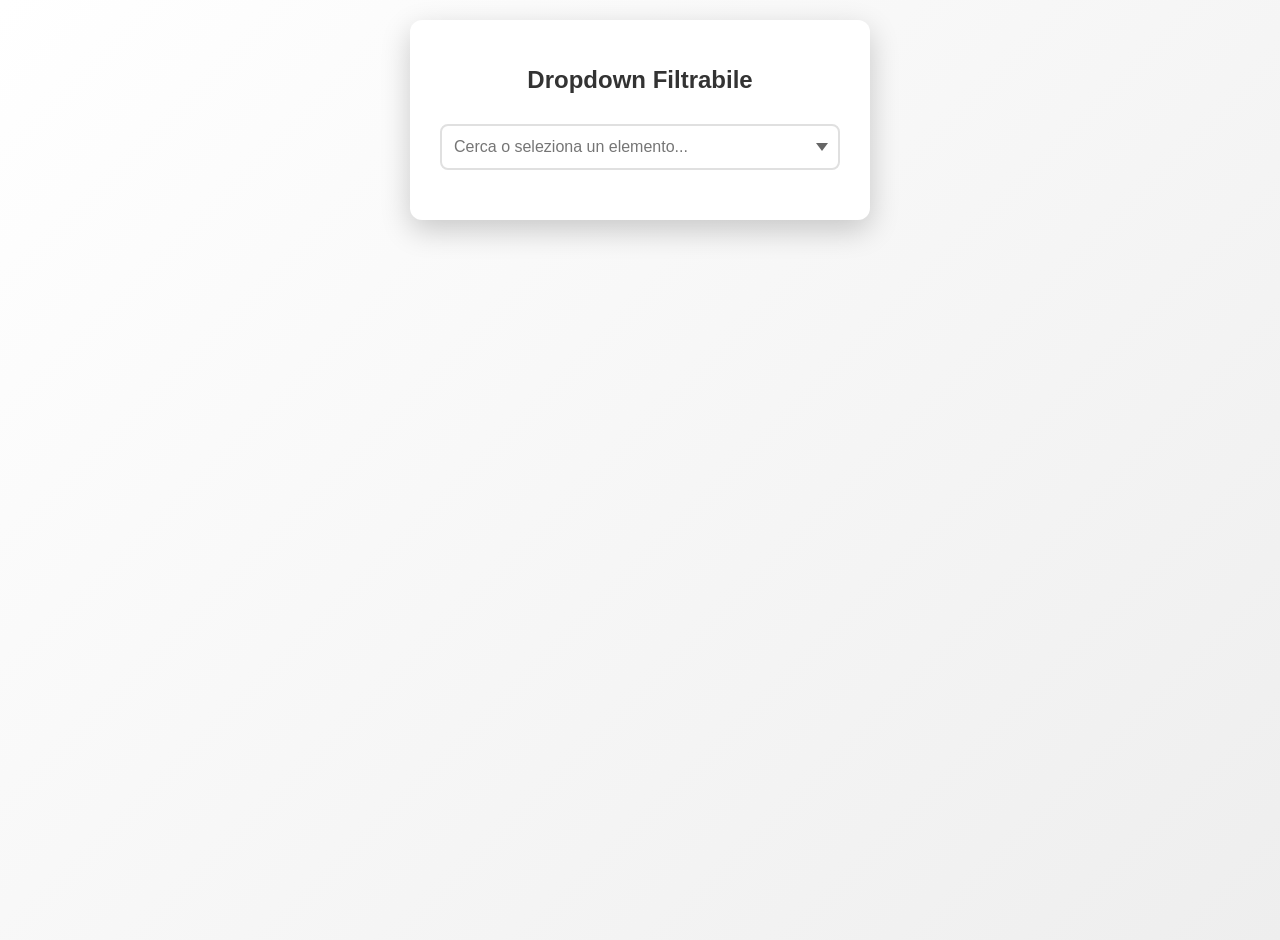
<file: index.html>
<!DOCTYPE html>
<html lang="it">
  <head>
    <meta charset="UTF-8" />
    <meta name="viewport" content="width=device-width, initial-scale=1.0" />
    <title>Dropdown Filtrabile</title>
    <style>
      body {
        font-family: "Segoe UI", Tahoma, Geneva, Verdana, sans-serif;
        background: linear-gradient(135deg, #ffffff 0%, #eeeeee 100%);
        min-height: 100vh;
        margin: 0;
        padding: 20px;
        display: flex;
        justify-content: center;
        align-items: flex-start;
      }

      .container {
        background: white;
        border-radius: 12px;
        padding: 30px;
        box-shadow: 0 10px 30px rgba(0, 0, 0, 0.2);
        max-width: 400px;
        width: 100%;
      }

      h1 {
        color: #333;
        text-align: center;
        margin-bottom: 30px;
        font-size: 24px;
      }

      .dropdown-container {
        position: relative;
        margin-bottom: 20px;
      }

      .dropdown-input {
        width: 100%;
        padding: 12px 40px 12px 12px;
        border: 2px solid #e0e0e0;
        border-radius: 8px;
        font-size: 16px;
        background: white;
        outline: none;
        transition: all 0.3s ease;
        box-sizing: border-box;
        cursor: pointer;
      }

      .dropdown-input:focus {
        border-color: #888;
        box-shadow: 0 0 0 3px rgba(136, 136, 136, 0.1);
      }

      .dropdown-arrow {
        position: absolute;
        right: 12px;
        top: 50%;
        transform: translateY(-50%);
        width: 0;
        height: 0;
        border-left: 6px solid transparent;
        border-right: 6px solid transparent;
        border-top: 8px solid #666;
        transition: transform 0.3s ease;
        pointer-events: none;
      }

      .dropdown-arrow.rotated {
        transform: translateY(-50%) rotate(180deg);
      }

      .dropdown-list {
        position: absolute;
        top: 100%;
        left: 0;
        right: 0;
        background: white;
        border: 2px solid #e0e0e0;
        border-top: none;
        border-radius: 0 0 8px 8px;
        max-height: 200px;
        overflow-y: auto;
        z-index: 1000;
        opacity: 0;
        transform: translateY(-10px);
        visibility: hidden;
        transition: all 0.3s ease;
        box-shadow: 0 4px 12px rgba(0, 0, 0, 0.15);
      }

      .dropdown-list.show {
        opacity: 1;
        transform: translateY(0);
        visibility: visible;
      }

      .dropdown-item {
        padding: 12px 15px;
        cursor: pointer;
        border-bottom: 1px solid #f0f0f0;
        transition: background-color 0.2s ease;
        display: flex;
        align-items: center;
      }

      .dropdown-item:hover {
        background-color: #f0f0f0;
      }

      .dropdown-item.selected {
        background-color: #888;
        color: black;
      }

      .dropdown-item:last-child {
        border-bottom: none;
      }

      .no-results {
        padding: 15px;
        text-align: center;
        color: #999;
        font-style: italic;
      }

      /* Scrollbar personalizzata */
      .dropdown-list::-webkit-scrollbar {
        width: 8px;
      }

      .dropdown-list::-webkit-scrollbar-track {
        background: #f1f1f1;
        border-radius: 4px;
      }

      .dropdown-list::-webkit-scrollbar-thumb {
        background: #c1c1c1;
        border-radius: 4px;
      }

      .dropdown-list::-webkit-scrollbar-thumb:hover {
        background: #a8a8a8;
      }

      /* Responsive */
      @media (max-width: 480px) {
        .container {
          margin: 10px;
          padding: 20px;
        }

        h1 {
          font-size: 20px;
        }
      }
    </style>
  </head>
  <body>
    <div class="container">
      <h1>Dropdown Filtrabile</h1>

      <div class="dropdown-container">
        <input
          type="text"
          class="dropdown-input"
          id="dropdownInput"
          placeholder="Cerca o seleziona un elemento..."
          autocomplete="off"
        />
        <div class="dropdown-arrow" id="dropdownArrow"></div>
        <div class="dropdown-list" id="dropdownList"></div>
      </div>
    </div>

    <script>
      class FilterableDropdown {
        constructor(inputId, options = []) {
          this.input = document.getElementById(inputId);
          this.arrow = document.getElementById("dropdownArrow");
          this.list = document.getElementById("dropdownList");

          this.originalOptions = options;
          this.filteredOptions = [...options];
          this.selectedValue = null;
          this.isOpen = false;
          this.selectedIndex = -1;

          this.init();
        }

        init() {
          this.renderList();
          this.bindEvents();
        }

        bindEvents() {
          // Click sull'input per aprire/chiudere
          this.input.addEventListener("click", () => {
            // Se c'è un valore selezionato, seleziona tutto il testo
            if (this.selectedValue && this.input.value) {
              this.input.select();
            }
            this.toggle();
          });

          // Input per filtrare
          this.input.addEventListener("input", (e) => {
            this.filterOptions(e.target.value);
            if (!this.isOpen) {
              this.open();
            }
            this.selectedIndex = -1;
          });

          // Navigazione con tastiera
          this.input.addEventListener("keydown", (e) => {
            this.handleKeyboard(e);
          });

          // Chiudi quando si clicca fuori
          document.addEventListener("click", (e) => {
            if (
              !this.input.contains(e.target) &&
              !this.list.contains(e.target)
            ) {
              this.close();
            }
          });
        }

        filterOptions(query) {
          const searchTerm = query.toLowerCase();
          this.filteredOptions = this.originalOptions.filter((option) =>
            option.toLowerCase().includes(searchTerm)
          );
          this.renderList();
        }

        renderList() {
          this.list.innerHTML = "";

          if (this.filteredOptions.length === 0) {
            const noResults = document.createElement("div");
            noResults.className = "no-results";
            noResults.textContent = "Nessun risultato trovato";
            this.list.appendChild(noResults);
            return;
          }

          this.filteredOptions.forEach((option, index) => {
            const item = document.createElement("div");
            item.className = "dropdown-item";
            item.textContent = option;
            item.dataset.index = index;

            if (option === this.selectedValue) {
              item.classList.add("selected");
            }

            item.addEventListener("click", () => {
              this.selectOption(option);
            });

            this.list.appendChild(item);
          });
        }

        selectOption(option) {
          this.selectedValue = option;
          this.input.value = option;
          // Resetta il filtro per mostrare tutte le opzioni alla prossima apertura
          this.filteredOptions = [...this.originalOptions];
          this.close();
          this.renderList(); // Ricarica per mostrare la selezione
        }

        handleKeyboard(e) {
          if (!this.isOpen && (e.key === "ArrowDown" || e.key === "ArrowUp")) {
            e.preventDefault();
            this.open();
            return;
          }

          if (!this.isOpen) return;

          switch (e.key) {
            case "ArrowDown":
              e.preventDefault();
              this.selectedIndex = Math.min(
                this.selectedIndex + 1,
                this.filteredOptions.length - 1
              );
              this.highlightItem();
              break;

            case "ArrowUp":
              e.preventDefault();
              this.selectedIndex = Math.max(this.selectedIndex - 1, 0);
              this.highlightItem();
              break;

            case "Enter":
              e.preventDefault();
              if (
                this.selectedIndex >= 0 &&
                this.filteredOptions[this.selectedIndex]
              ) {
                this.selectOption(this.filteredOptions[this.selectedIndex]);
              }
              break;

            case "Escape":
              this.close();
              break;
          }
        }

        highlightItem() {
          const items = this.list.querySelectorAll(".dropdown-item");
          items.forEach((item, index) => {
            item.style.backgroundColor =
              index === this.selectedIndex ? "#f0f0f0" : "";
          });

          // Scroll nell'elemento evidenziato
          if (items[this.selectedIndex]) {
            items[this.selectedIndex].scrollIntoView({ block: "nearest" });
          }
        }

        open() {
          this.isOpen = true;
          // Resetta il filtro per mostrare tutte le opzioni
          this.filteredOptions = [...this.originalOptions];
          this.renderList();

          // Se c'è un valore selezionato, posiziona la tendina su quello
          if (this.selectedValue) {
            this.selectedIndex = this.filteredOptions.indexOf(
              this.selectedValue
            );
            this.highlightItem();
          } else {
            this.selectedIndex = -1;
          }

          this.list.classList.add("show");
          this.arrow.classList.add("rotated");
          this.input.style.borderRadius = "8px 8px 0 0";
        }

        close() {
          this.isOpen = false;
          this.list.classList.remove("show");
          this.arrow.classList.remove("rotated");
          this.input.style.borderRadius = "8px";
          this.selectedIndex = -1;
        }

        toggle() {
          if (this.isOpen) {
            this.close();
          } else {
            this.open();
          }
        }

        // Metodi pubblici per gestire le opzioni
        addOption(option) {
          if (!this.originalOptions.includes(option)) {
            this.originalOptions.push(option);
            this.filteredOptions = [...this.originalOptions];
            this.renderList();
          }
        }

        removeOption(option) {
          this.originalOptions = this.originalOptions.filter(
            (opt) => opt !== option
          );
          this.filteredOptions = [...this.originalOptions];
          this.renderList();
        }

        setOptions(options) {
          this.originalOptions = options;
          this.filteredOptions = [...options];
          this.renderList();
        }
      }

      // Dati di esempio - qui puoi inserire i tuoi 80 elementi
      const sampleOptions = [
        "Adobe Photoshop",
        "Adobe Illustrator",
        "Adobe InDesign",
        "Adobe Premiere Pro",
        "Adobe After Effects",
        "Adobe XD",
        "Adobe Lightroom",
        "Adobe Acrobat",
        "Microsoft Word",
        "Microsoft Excel",
        "Microsoft PowerPoint",
        "Microsoft Outlook",
        "Microsoft Teams",
        "Microsoft OneNote",
        "Microsoft Access",
        "Microsoft Publisher",
        "Google Chrome",
        "Google Drive",
        "Google Docs",
        "Google Sheets",
        "Google Slides",
        "Google Photos",
        "Google Maps",
        "Google Calendar",
        "Mozilla Firefox",
        "Mozilla Thunderbird",
        "Safari",
        "Opera",
        "Visual Studio Code",
        "Visual Studio",
        "IntelliJ IDEA",
        "Eclipse",
        "Sublime Text",
        "Atom",
        "Notepad++",
        "Brackets",
        "Figma",
        "Sketch",
        "Canva",
        "GIMP",
        "Blender",
        "AutoCAD",
        "SketchUp",
        "Solidworks",
        "Zoom",
        "Skype",
        "Discord",
        "Slack",
        "Trello",
        "Asana",
        "Monday.com",
        "Jira",
        "Spotify",
        "iTunes",
        "VLC Media Player",
        "Windows Media Player",
        "WinRAR",
        "7-Zip",
        "CCleaner",
        "Malwarebytes",
        "Antivirus Avast",
        "Antivirus Norton",
        "Antivirus McAfee",
        "Antivirus Kaspersky",
        "Steam",
        "Epic Games",
        "Origin",
        "Uplay",
        "OBS Studio",
        "Streamlabs",
        "Audacity",
        "FL Studio",
        "Unity",
        "Unreal Engine",
        "GameMaker Studio",
        "Construct 3",
        "Node.js",
        "Python",
        "Java",
        "C++",
        "React",
        "Angular",
        "Vue.js",
        "jQuery",
        "WordPress",
        "Drupal",
        "Joomla",
        "Magento",
        "Shopify",
        "WooCommerce",
        "PrestaShop",
        "OpenCart",
      ];

      // Inizializza la dropdown
      const dropdown = new FilterableDropdown("dropdownInput", sampleOptions);

      // Esempio di come aggiungere opzioni dinamicamente
      // dropdown.addOption('Nuova Opzione');

      // Esempio di come cambiare tutte le opzioni
      // dropdown.setOptions(['Opzione 1', 'Opzione 2', 'Opzione 3']);
    </script>
  </body>
</html>
</file>
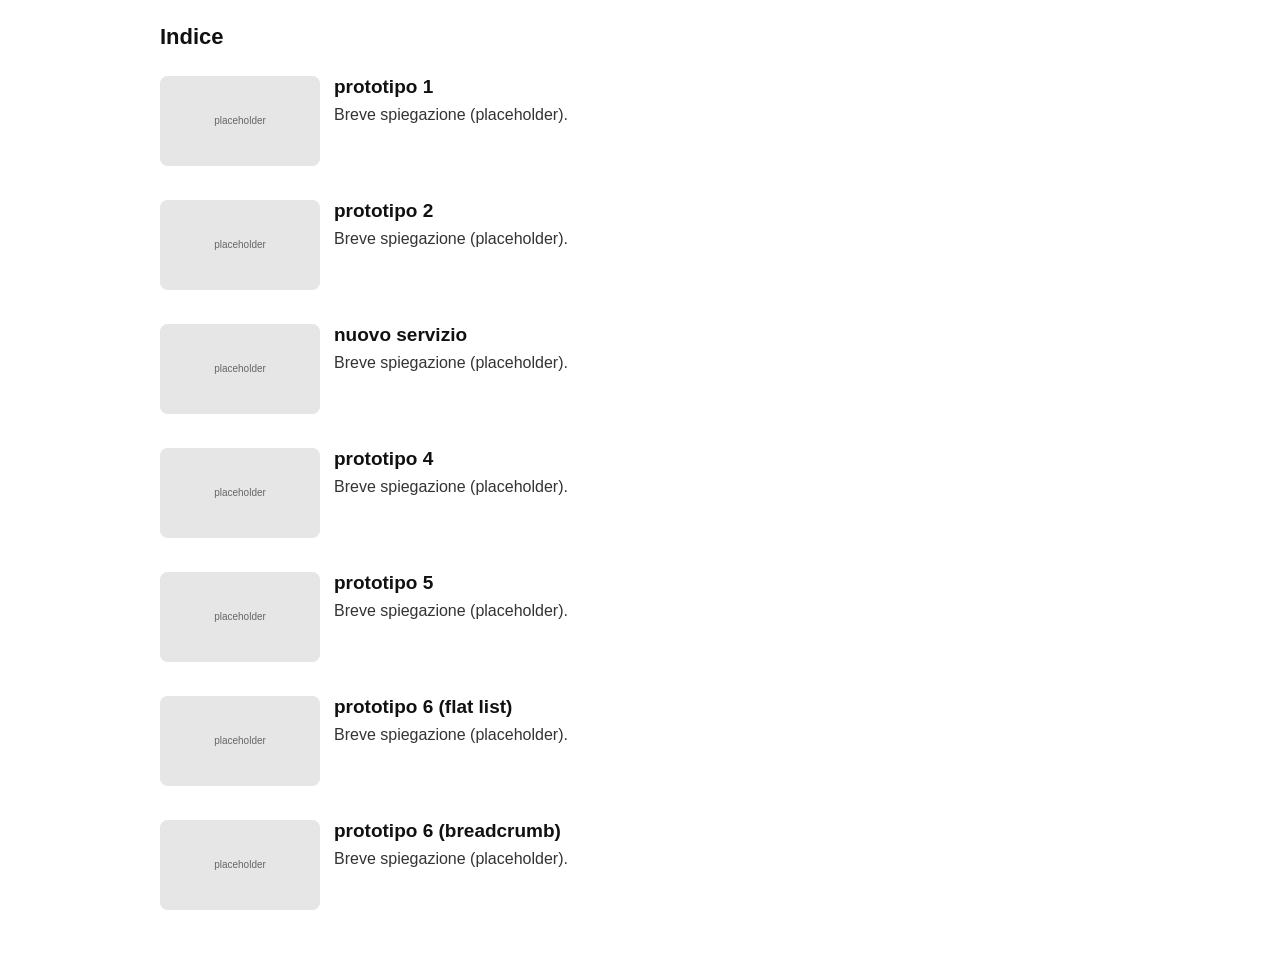
<file: proto-servizio/prototipi_specifici/index.html>
<!DOCTYPE html>
<html lang="it">
  <head>
    <meta charset="utf-8" />
    <meta name="viewport" content="width=device-width, initial-scale=1" />
    <title>Indice prototipi</title>
    <style>
      :root {
        --font: -apple-system, BlinkMacSystemFont, "Segoe UI", Roboto, Helvetica,
          Arial, "Apple Color Emoji", "Segoe UI Emoji";
      }

      body {
        font-family: var(--font);
        margin: 0;
        padding: 24px;
        color: #111;
        background: #fff;
      }

      main {
        max-width: 960px;
        margin: 0 auto;
      }

      h1 {
        font-size: 22px;
        margin: 0 0 16px;
        font-weight: 700;
      }

      ul.prototypes {
        margin: 0;
        padding-left: 22px;
        list-style-type: none;
        padding-inline-start: 0;
      }

      ul.prototypes > li {
        margin: 14px 0;
      }

      a.prototype-link {
        display: flex;
        gap: 14px;
        align-items: flex-start;
        text-decoration: none;
        color: inherit;
        padding: 10px 12px 10px 0px;
        border-radius: 10px;
      }

      a.prototype-link:hover {
        background: #f5f5f5;
      }

      img.prototype-image {
        width: 160px;
        height: 90px;
        object-fit: cover;
        border-radius: 8px;
        flex: 0 0 auto;
        background: #eee;
      }

      h2.prototype-title {
        font-size: 19px;
        margin: 0 0 6px;
        font-weight: 700;
      }

      p.prototype-desc {
        font-size: 16px;
        margin: 0;
        line-height: 1.35;
        color: #333;
      }
    </style>
  </head>
  <body>
    <main>
      <h1>Indice</h1>

      <ul class="prototypes">
        <li>
          <a class="prototype-link" href="index1.html">
            <img
              class="prototype-image"
              alt="Placeholder prototipo 1"
              src="data:image/svg+xml,%3Csvg xmlns='http://www.w3.org/2000/svg' width='320' height='180'%3E%3Crect width='100%25' height='100%25' fill='%23e6e6e6'/%3E%3Ctext x='50%25' y='50%25' dominant-baseline='middle' text-anchor='middle' font-family='Arial' font-size='20' fill='%23666'%3Eplaceholder%3C/text%3E%3C/svg%3E"
            />
            <div>
              <h2 class="prototype-title">prototipo 1</h2>
              <p class="prototype-desc">Breve spiegazione (placeholder).</p>
            </div>
          </a>
        </li>

        <li>
          <a class="prototype-link" href="index2.html">
            <img
              class="prototype-image"
              alt="Placeholder prototipo 2"
              src="data:image/svg+xml,%3Csvg xmlns='http://www.w3.org/2000/svg' width='320' height='180'%3E%3Crect width='100%25' height='100%25' fill='%23e6e6e6'/%3E%3Ctext x='50%25' y='50%25' dominant-baseline='middle' text-anchor='middle' font-family='Arial' font-size='20' fill='%23666'%3Eplaceholder%3C/text%3E%3C/svg%3E"
            />
            <div>
              <h2 class="prototype-title">prototipo 2</h2>
              <p class="prototype-desc">Breve spiegazione (placeholder).</p>
            </div>
          </a>
        </li>

        <li>
          <a class="prototype-link" href="index3.html">
            <img
              class="prototype-image"
              alt="Placeholder prototipo 3"
              src="data:image/svg+xml,%3Csvg xmlns='http://www.w3.org/2000/svg' width='320' height='180'%3E%3Crect width='100%25' height='100%25' fill='%23e6e6e6'/%3E%3Ctext x='50%25' y='50%25' dominant-baseline='middle' text-anchor='middle' font-family='Arial' font-size='20' fill='%23666'%3Eplaceholder%3C/text%3E%3C/svg%3E"
            />
            <div>
              <h2 class="prototype-title">nuovo servizio</h2>
              <p class="prototype-desc">Breve spiegazione (placeholder).</p>
            </div>
          </a>
        </li>

        <li>
          <a class="prototype-link" href="index4.html">
            <img
              class="prototype-image"
              alt="Placeholder prototipo 4"
              src="data:image/svg+xml,%3Csvg xmlns='http://www.w3.org/2000/svg' width='320' height='180'%3E%3Crect width='100%25' height='100%25' fill='%23e6e6e6'/%3E%3Ctext x='50%25' y='50%25' dominant-baseline='middle' text-anchor='middle' font-family='Arial' font-size='20' fill='%23666'%3Eplaceholder%3C/text%3E%3C/svg%3E"
            />
            <div>
              <h2 class="prototype-title">prototipo 4</h2>
              <p class="prototype-desc">Breve spiegazione (placeholder).</p>
            </div>
          </a>
        </li>

        <li>
          <a class="prototype-link" href="index5.html">
            <img
              class="prototype-image"
              alt="Placeholder prototipo 5"
              src="data:image/svg+xml,%3Csvg xmlns='http://www.w3.org/2000/svg' width='320' height='180'%3E%3Crect width='100%25' height='100%25' fill='%23e6e6e6'/%3E%3Ctext x='50%25' y='50%25' dominant-baseline='middle' text-anchor='middle' font-family='Arial' font-size='20' fill='%23666'%3Eplaceholder%3C/text%3E%3C/svg%3E"
            />
            <div>
              <h2 class="prototype-title">prototipo 5</h2>
              <p class="prototype-desc">Breve spiegazione (placeholder).</p>
            </div>
          </a>
        </li>

        <li>
          <a class="prototype-link" href="index6-flat-list.html">
            <img
              class="prototype-image"
              alt="Placeholder prototipo 6 (flat list)"
              src="data:image/svg+xml,%3Csvg xmlns='http://www.w3.org/2000/svg' width='320' height='180'%3E%3Crect width='100%25' height='100%25' fill='%23e6e6e6'/%3E%3Ctext x='50%25' y='50%25' dominant-baseline='middle' text-anchor='middle' font-family='Arial' font-size='20' fill='%23666'%3Eplaceholder%3C/text%3E%3C/svg%3E"
            />
            <div>
              <h2 class="prototype-title">prototipo 6 (flat list)</h2>
              <p class="prototype-desc">Breve spiegazione (placeholder).</p>
            </div>
          </a>
        </li>

        <li>
          <a class="prototype-link" href="index6-breadcrumb.html">
            <img
              class="prototype-image"
              alt="Placeholder prototipo 6 (breadcrumb)"
              src="data:image/svg+xml,%3Csvg xmlns='http://www.w3.org/2000/svg' width='320' height='180'%3E%3Crect width='100%25' height='100%25' fill='%23e6e6e6'/%3E%3Ctext x='50%25' y='50%25' dominant-baseline='middle' text-anchor='middle' font-family='Arial' font-size='20' fill='%23666'%3Eplaceholder%3C/text%3E%3C/svg%3E"
            />
            <div>
              <h2 class="prototype-title">prototipo 6 (breadcrumb)</h2>
              <p class="prototype-desc">Breve spiegazione (placeholder).</p>
            </div>
          </a>
        </li>
      </ul>
    </main>
  </body>
</html>
</file>
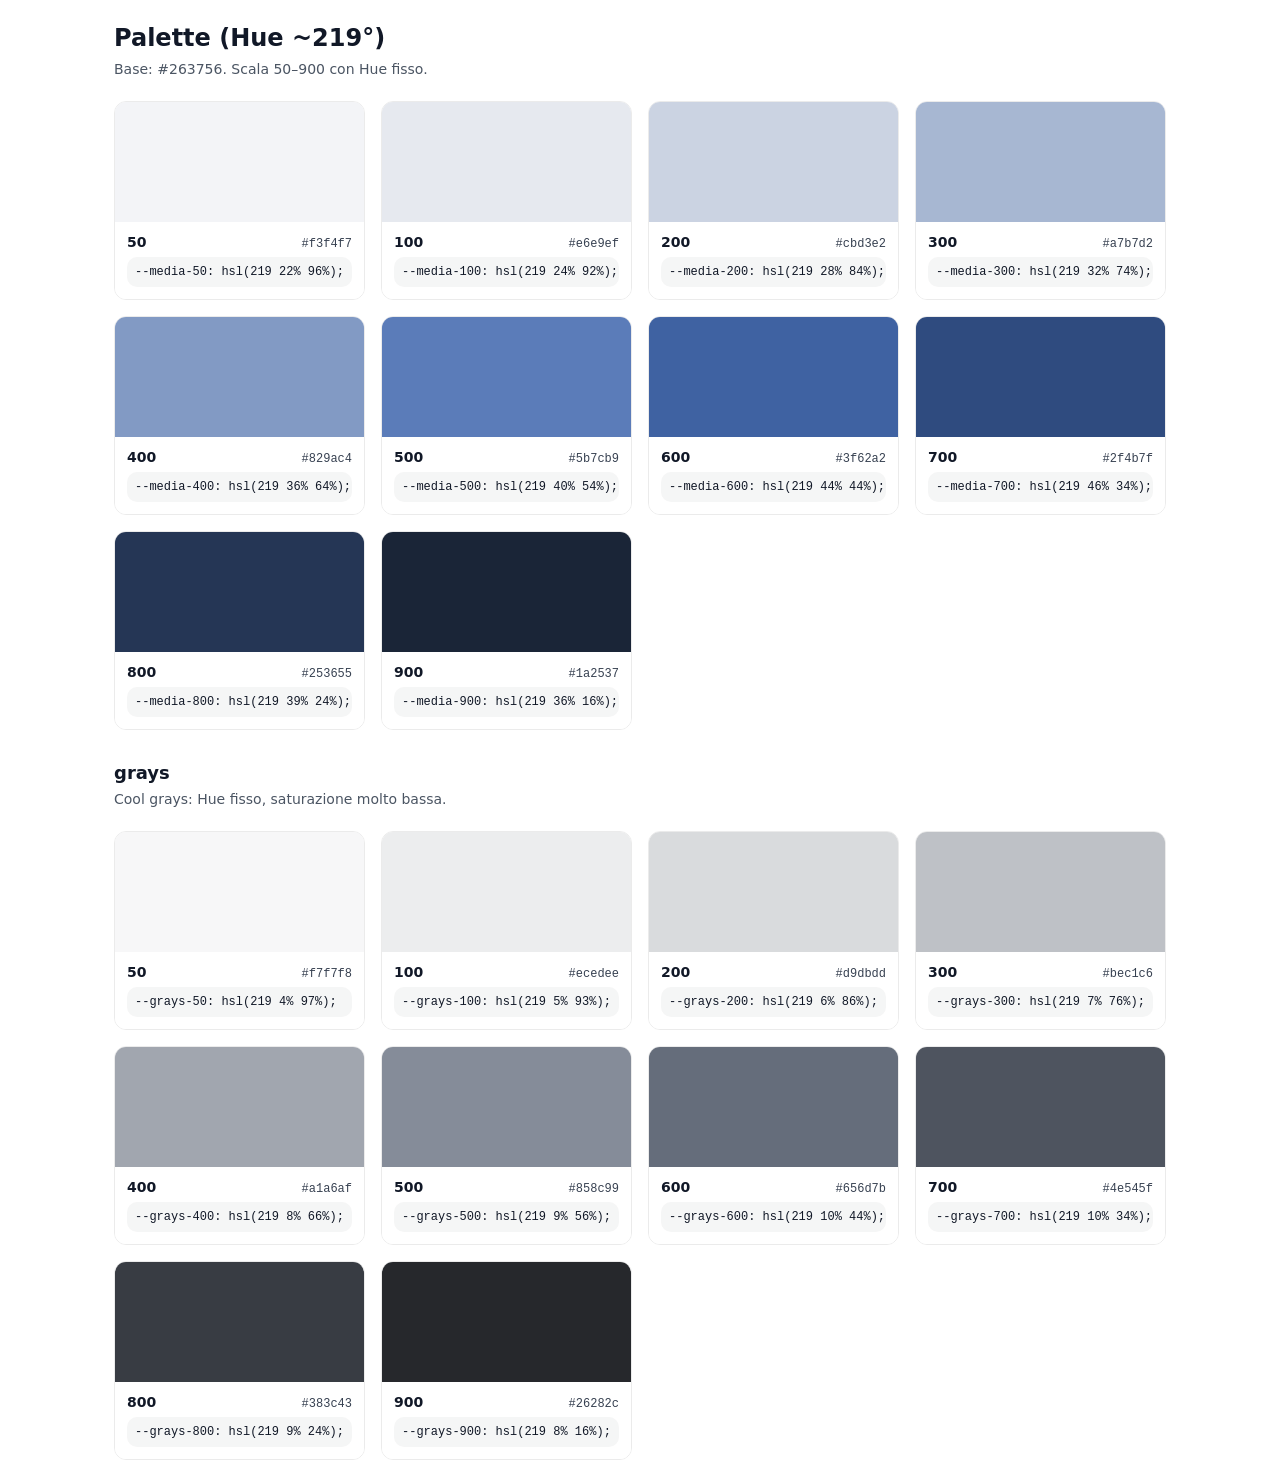
<file: colors.html>
<!doctype html>
<html lang="it">
  <head>
    <meta charset="UTF-8" />
    <meta name="viewport" content="width=device-width, initial-scale=1.0" />
    <title>Media Palette</title>
    <style>
      :root {
        --media-50: #f3f4f7;
        --media-100: #e6e9ef;
        --media-200: #cbd3e2;
        --media-300: #a7b7d2;
        --media-400: #829ac4;
        --media-500: #5b7cb9;
        --media-600: #3f62a2;
        --media-700: #2f4b7f;
        --media-800: #253655;
        --media-900: #1a2537;

        --grays-50: #f7f7f8;
        --grays-100: #ecedee;
        --grays-200: #d9dbdd;
        --grays-300: #bec1c6;
        --grays-400: #a1a6af;
        --grays-500: #858c99;
        --grays-600: #656d7b;
        --grays-700: #4e545f;
        --grays-800: #383c43;
        --grays-900: #26282c;
      }

      * {
        box-sizing: border-box;
      }

      body {
        margin: 0;
        font-family:
          ui-sans-serif,
          system-ui,
          -apple-system,
          Segoe UI,
          Roboto,
          Helvetica,
          Arial,
          "Apple Color Emoji",
          "Segoe UI Emoji";
        background: #ffffff;
        color: #111827;
      }

      .container {
        max-width: 1100px;
        margin: 0 auto;
        padding: 24px;
      }

      h1 {
        margin: 0 0 8px;
        font-size: 24px;
        line-height: 1.2;
      }

      h2 {
        margin: 32px 0 8px;
        font-size: 18px;
        line-height: 1.2;
      }

      .subtitle {
        margin: 0 0 24px;
        color: #4b5563;
        font-size: 14px;
      }

      .grid {
        display: grid;
        grid-template-columns: repeat(auto-fit, minmax(220px, 1fr));
        gap: 16px;
      }

      .swatch {
        border: 1px solid rgba(0, 0, 0, 0.08);
        border-radius: 12px;
        overflow: hidden;
      }

      .chip {
        height: 120px;
      }

      .meta {
        padding: 12px;
        background: #ffffff;
        display: grid;
        gap: 6px;
      }

      .row {
        display: flex;
        align-items: baseline;
        justify-content: space-between;
        gap: 12px;
      }

      .name {
        font-weight: 700;
        font-size: 14px;
      }

      .hex {
        font-family:
          ui-monospace, SFMono-Regular, Menlo, Monaco, Consolas,
          "Liberation Mono", "Courier New", monospace;
        font-size: 12px;
        color: #374151;
      }

      .code {
        font-family:
          ui-monospace, SFMono-Regular, Menlo, Monaco, Consolas,
          "Liberation Mono", "Courier New", monospace;
        font-size: 12px;
        color: #111827;
        background: rgba(17, 24, 39, 0.04);
        padding: 8px;
        border-radius: 10px;
        overflow-x: auto;
        white-space: nowrap;
      }
    </style>
  </head>
  <body>
    <main class="container">
      <h1>Palette (Hue ~219°)</h1>
      <p class="subtitle">Base: #263756. Scala 50–900 con Hue fisso.</p>

      <section class="grid">
        <article class="swatch">
          <div class="chip" style="background: var(--media-50)"></div>
          <div class="meta">
            <div class="row">
              <div class="name">50</div>
              <div class="hex">#f3f4f7</div>
            </div>
            <div class="code">--media-50: hsl(219 22% 96%);</div>
          </div>
        </article>

        <article class="swatch">
          <div class="chip" style="background: var(--media-100)"></div>
          <div class="meta">
            <div class="row">
              <div class="name">100</div>
              <div class="hex">#e6e9ef</div>
            </div>
            <div class="code">--media-100: hsl(219 24% 92%);</div>
          </div>
        </article>

        <article class="swatch">
          <div class="chip" style="background: var(--media-200)"></div>
          <div class="meta">
            <div class="row">
              <div class="name">200</div>
              <div class="hex">#cbd3e2</div>
            </div>
            <div class="code">--media-200: hsl(219 28% 84%);</div>
          </div>
        </article>

        <article class="swatch">
          <div class="chip" style="background: var(--media-300)"></div>
          <div class="meta">
            <div class="row">
              <div class="name">300</div>
              <div class="hex">#a7b7d2</div>
            </div>
            <div class="code">--media-300: hsl(219 32% 74%);</div>
          </div>
        </article>

        <article class="swatch">
          <div class="chip" style="background: var(--media-400)"></div>
          <div class="meta">
            <div class="row">
              <div class="name">400</div>
              <div class="hex">#829ac4</div>
            </div>
            <div class="code">--media-400: hsl(219 36% 64%);</div>
          </div>
        </article>

        <article class="swatch">
          <div class="chip" style="background: var(--media-500)"></div>
          <div class="meta">
            <div class="row">
              <div class="name">500</div>
              <div class="hex">#5b7cb9</div>
            </div>
            <div class="code">--media-500: hsl(219 40% 54%);</div>
          </div>
        </article>

        <article class="swatch">
          <div class="chip" style="background: var(--media-600)"></div>
          <div class="meta">
            <div class="row">
              <div class="name">600</div>
              <div class="hex">#3f62a2</div>
            </div>
            <div class="code">--media-600: hsl(219 44% 44%);</div>
          </div>
        </article>

        <article class="swatch">
          <div class="chip" style="background: var(--media-700)"></div>
          <div class="meta">
            <div class="row">
              <div class="name">700</div>
              <div class="hex">#2f4b7f</div>
            </div>
            <div class="code">--media-700: hsl(219 46% 34%);</div>
          </div>
        </article>

        <article class="swatch">
          <div class="chip" style="background: var(--media-800)"></div>
          <div class="meta">
            <div class="row">
              <div class="name">800</div>
              <div class="hex">#253655</div>
            </div>
            <div class="code">--media-800: hsl(219 39% 24%);</div>
          </div>
        </article>

        <article class="swatch">
          <div class="chip" style="background: var(--media-900)"></div>
          <div class="meta">
            <div class="row">
              <div class="name">900</div>
              <div class="hex">#1a2537</div>
            </div>
            <div class="code">--media-900: hsl(219 36% 16%);</div>
          </div>
        </article>
      </section>

      <h2>grays</h2>
      <p class="subtitle">Cool grays: Hue fisso, saturazione molto bassa.</p>

      <section class="grid">
        <article class="swatch">
          <div class="chip" style="background: var(--grays-50)"></div>
          <div class="meta">
            <div class="row">
              <div class="name">50</div>
              <div class="hex">#f7f7f8</div>
            </div>
            <div class="code">--grays-50: hsl(219 4% 97%);</div>
          </div>
        </article>

        <article class="swatch">
          <div class="chip" style="background: var(--grays-100)"></div>
          <div class="meta">
            <div class="row">
              <div class="name">100</div>
              <div class="hex">#ecedee</div>
            </div>
            <div class="code">--grays-100: hsl(219 5% 93%);</div>
          </div>
        </article>

        <article class="swatch">
          <div class="chip" style="background: var(--grays-200)"></div>
          <div class="meta">
            <div class="row">
              <div class="name">200</div>
              <div class="hex">#d9dbdd</div>
            </div>
            <div class="code">--grays-200: hsl(219 6% 86%);</div>
          </div>
        </article>

        <article class="swatch">
          <div class="chip" style="background: var(--grays-300)"></div>
          <div class="meta">
            <div class="row">
              <div class="name">300</div>
              <div class="hex">#bec1c6</div>
            </div>
            <div class="code">--grays-300: hsl(219 7% 76%);</div>
          </div>
        </article>

        <article class="swatch">
          <div class="chip" style="background: var(--grays-400)"></div>
          <div class="meta">
            <div class="row">
              <div class="name">400</div>
              <div class="hex">#a1a6af</div>
            </div>
            <div class="code">--grays-400: hsl(219 8% 66%);</div>
          </div>
        </article>

        <article class="swatch">
          <div class="chip" style="background: var(--grays-500)"></div>
          <div class="meta">
            <div class="row">
              <div class="name">500</div>
              <div class="hex">#858c99</div>
            </div>
            <div class="code">--grays-500: hsl(219 9% 56%);</div>
          </div>
        </article>

        <article class="swatch">
          <div class="chip" style="background: var(--grays-600)"></div>
          <div class="meta">
            <div class="row">
              <div class="name">600</div>
              <div class="hex">#656d7b</div>
            </div>
            <div class="code">--grays-600: hsl(219 10% 44%);</div>
          </div>
        </article>

        <article class="swatch">
          <div class="chip" style="background: var(--grays-700)"></div>
          <div class="meta">
            <div class="row">
              <div class="name">700</div>
              <div class="hex">#4e545f</div>
            </div>
            <div class="code">--grays-700: hsl(219 10% 34%);</div>
          </div>
        </article>

        <article class="swatch">
          <div class="chip" style="background: var(--grays-800)"></div>
          <div class="meta">
            <div class="row">
              <div class="name">800</div>
              <div class="hex">#383c43</div>
            </div>
            <div class="code">--grays-800: hsl(219 9% 24%);</div>
          </div>
        </article>

        <article class="swatch">
          <div class="chip" style="background: var(--grays-900)"></div>
          <div class="meta">
            <div class="row">
              <div class="name">900</div>
              <div class="hex">#26282c</div>
            </div>
            <div class="code">--grays-900: hsl(219 8% 16%);</div>
          </div>
        </article>
      </section>
    </main>
  </body>
</html>
</file>
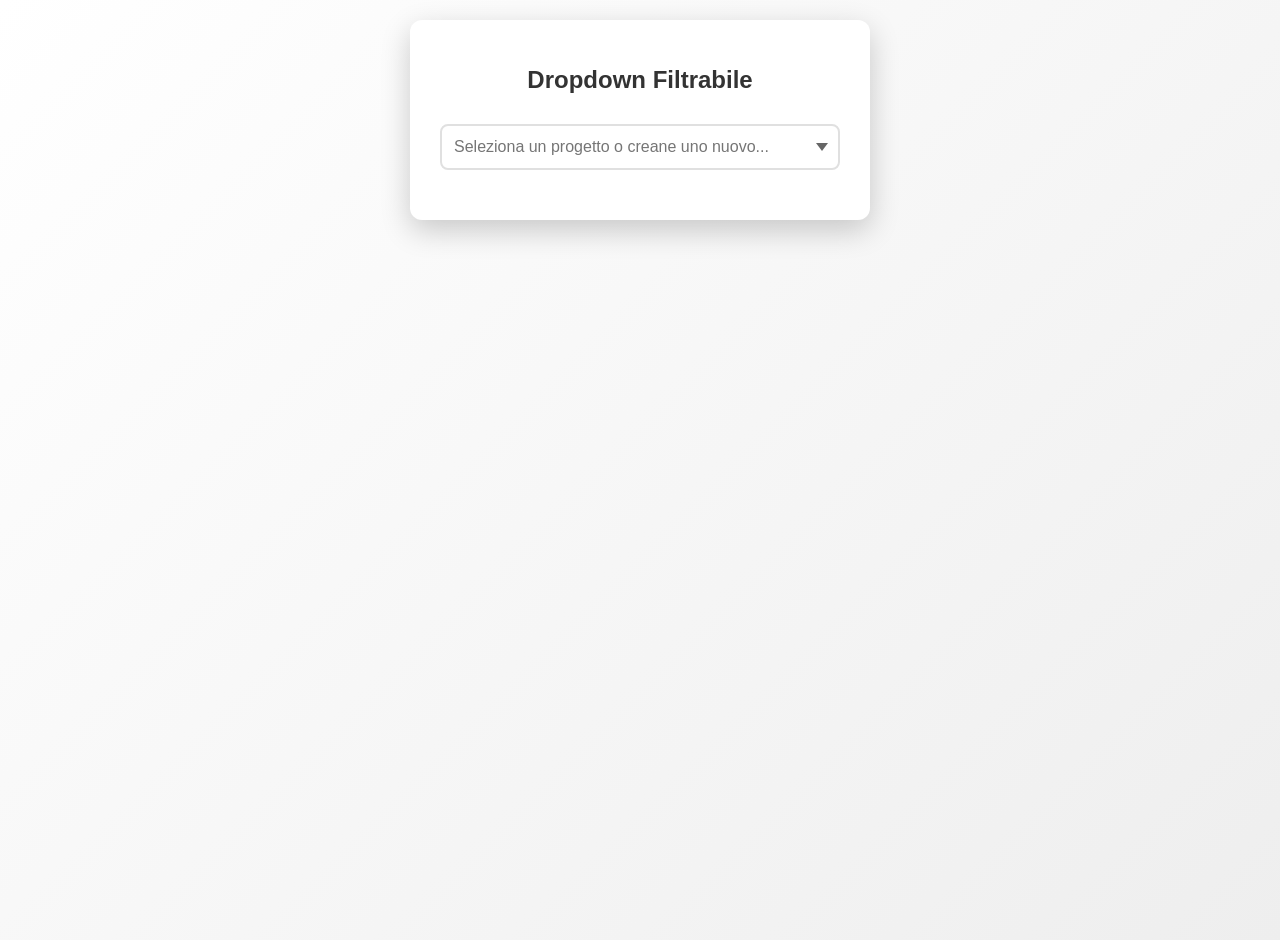
<file: index2.html>
<!DOCTYPE html>
<html lang="it">
  <head>
    <meta charset="UTF-8" />
    <meta name="viewport" content="width=device-width, initial-scale=1.0" />
    <title>Dropdown Filtrabile</title>
    <style>
      body {
        font-family: "Segoe UI", Tahoma, Geneva, Verdana, sans-serif;
        background: linear-gradient(135deg, #ffffff 0%, #eeeeee 100%);
        min-height: 100vh;
        margin: 0;
        padding: 20px;
        display: flex;
        justify-content: center;
        align-items: flex-start;
      }

      .container {
        background: white;
        border-radius: 12px;
        padding: 30px;
        box-shadow: 0 10px 30px rgba(0, 0, 0, 0.2);
        max-width: 400px;
        width: 100%;
      }

      h1 {
        color: #333;
        text-align: center;
        margin-bottom: 30px;
        font-size: 24px;
      }

      .dropdown-container {
        position: relative;
        margin-bottom: 20px;
      }

      .dropdown-input {
        width: 100%;
        padding: 12px 40px 12px 12px;
        border: 2px solid #e0e0e0;
        border-radius: 8px;
        font-size: 16px;
        background: white;
        outline: none;
        transition: all 0.3s ease;
        box-sizing: border-box;
        cursor: pointer;
      }

      .dropdown-input:focus {
        border-color: #888;
        box-shadow: 0 0 0 3px rgba(136, 136, 136, 0.1);
      }

      .dropdown-arrow {
        position: absolute;
        right: 12px;
        top: 50%;
        transform: translateY(-50%);
        width: 0;
        height: 0;
        border-left: 6px solid transparent;
        border-right: 6px solid transparent;
        border-top: 8px solid #666;
        transition: transform 0.3s ease;
        pointer-events: none;
      }

      .dropdown-arrow.rotated {
        transform: translateY(-50%) rotate(180deg);
      }

      .dropdown-clear {
        position: absolute;
        right: 12px;
        top: 50%;
        transform: translateY(-50%);
        width: 20px;
        height: 20px;
        background-color: #ccc;
        border-radius: 50%;
        display: none;
        align-items: center;
        justify-content: center;
        cursor: pointer;
        transition: background-color 0.2s ease;
        font-size: 12px;
        font-weight: bold;
        color: white;
      }

      .dropdown-clear:hover {
        background-color: #999;
      }

      .dropdown-clear.show {
        display: flex;
      }

      .dropdown-list {
        position: absolute;
        top: 100%;
        left: 0;
        right: 0;
        background: white;
        border: 2px solid #e0e0e0;
        border-top: none;
        border-radius: 0 0 8px 8px;
        max-height: 300px;
        z-index: 1000;
        opacity: 0;
        transform: translateY(-10px);
        visibility: hidden;
        transition: all 0.3s ease;
        box-shadow: 0 4px 12px rgba(0, 0, 0, 0.15);
        display: flex;
        flex-direction: column;
      }

      .dropdown-results {
        flex: 1;
        overflow-y: auto;
        max-height: calc(
          300px - 50px
        ); /* Altezza totale meno altezza del pulsante create */
      }

      .dropdown-create-project {
        flex-shrink: 0;
        border-top: 2px solid #e0e0e0;
        background: white;
        position: sticky;
        bottom: 0;
      }

      .dropdown-list.show {
        opacity: 1;
        transform: translateY(0);
        visibility: visible;
      }

      .dropdown-item {
        padding: 12px 15px;
        cursor: pointer;
        border-bottom: 1px solid #f0f0f0;
        transition: background-color 0.2s ease;
        display: flex;
        align-items: center;
      }

      .dropdown-item:hover {
        background-color: #f0f0f0;
      }

      .dropdown-item.selected {
        background-color: #888;
        color: black;
      }

      .dropdown-item:last-child {
        border-bottom: none;
      }

      .no-results {
        padding: 15px;
        text-align: center;
        color: #999;
        font-style: italic;
      }

      /* Scrollbar personalizzata */
      .dropdown-list::-webkit-scrollbar {
        width: 8px;
      }

      .dropdown-list::-webkit-scrollbar-track {
        background: #f1f1f1;
        border-radius: 4px;
      }

      .dropdown-list::-webkit-scrollbar-thumb {
        background: #c1c1c1;
        border-radius: 4px;
      }

      .dropdown-list::-webkit-scrollbar-thumb:hover {
        background: #a8a8a8;
      }

      /* Evidenziazione del testo cercato */
      .highlight {
        background-color: yellow;
        padding: 1px 2px;
        border-radius: 2px;
        font-weight: normal;
      }

      /* Dialog per creare nuovo progetto */
      .dialog-overlay {
        position: fixed;
        top: 0;
        left: 0;
        width: 100%;
        height: 100%;
        background: rgba(0, 0, 0, 0.5);
        display: none;
        justify-content: center;
        align-items: center;
        z-index: 2000;
      }

      .dialog-overlay.show {
        display: flex;
      }

      .dialog {
        background: white;
        border-radius: 12px;
        padding: 25px;
        box-shadow: 0 20px 40px rgba(0, 0, 0, 0.3);
        max-width: 400px;
        width: 90%;
        position: relative;
        animation: dialogSlideIn 0.3s ease;
      }

      @keyframes dialogSlideIn {
        from {
          opacity: 0;
          transform: scale(0.8);
        }
        to {
          opacity: 1;
          transform: scale(1);
        }
      }

      .dialog-title {
        font-size: 18px;
        font-weight: bold;
        margin-bottom: 20px;
        color: #333;
        text-align: center;
      }

      .dialog-close {
        position: absolute;
        top: 10px;
        right: 15px;
        background: none;
        border: none;
        font-size: 24px;
        cursor: pointer;
        color: #999;
        padding: 5px;
        line-height: 1;
      }

      .dialog-close:hover {
        color: #666;
      }

      .dialog-input-container {
        margin-bottom: 20px;
      }

      .dialog-input {
        width: 100%;
        padding: 12px;
        border: 2px solid #e0e0e0;
        border-radius: 8px;
        font-size: 16px;
        outline: none;
        transition: border-color 0.3s ease;
        box-sizing: border-box;
      }

      .dialog-input:focus {
        border-color: #007bff;
        box-shadow: 0 0 0 3px rgba(0, 123, 255, 0.1);
      }

      .dialog-buttons {
        display: flex;
        gap: 10px;
        justify-content: flex-end;
      }

      .dialog-btn {
        padding: 10px 20px;
        border: none;
        border-radius: 6px;
        font-size: 14px;
        cursor: pointer;
        transition: all 0.2s ease;
        font-weight: 500;
      }

      .dialog-btn-primary {
        background-color: #007bff;
        color: white;
      }

      .dialog-btn-primary:hover {
        background-color: #0056b3;
      }

      .dialog-btn-secondary {
        background-color: #6c757d;
        color: white;
      }

      .dialog-btn-secondary:hover {
        background-color: #545b62;
      }

      /* Responsive */
      @media (max-width: 480px) {
        .container {
          margin: 10px;
          padding: 20px;
        }

        h1 {
          font-size: 20px;
        }

        .dialog {
          margin: 20px;
          padding: 20px;
        }
      }
    </style>
  </head>
  <body>
    <div class="container">
      <h1>Dropdown Filtrabile</h1>

      <div class="dropdown-container">
        <input
          type="text"
          class="dropdown-input"
          id="dropdownInput"
          placeholder="Seleziona un progetto o creane uno nuovo..."
          autocomplete="off"
        />
        <div class="dropdown-arrow" id="dropdownArrow"></div>
        <div class="dropdown-clear" id="dropdownClear">×</div>
        <div class="dropdown-list" id="dropdownList">
          <div class="dropdown-results" id="dropdownResults"></div>
          <div class="dropdown-create-project" id="dropdownCreateProject"></div>
        </div>
      </div>
    </div>

    <!-- Dialog per creare nuovo progetto -->
    <div class="dialog-overlay" id="dialogOverlay">
      <div class="dialog">
        <button class="dialog-close" id="dialogClose">×</button>
        <div class="dialog-title">Crea Nuovo Progetto</div>
        <div class="dialog-input-container">
          <input
            type="text"
            class="dialog-input"
            id="dialogInput"
            placeholder="Inserisci il nome del progetto..."
          />
        </div>
        <div class="dialog-buttons">
          <button class="dialog-btn dialog-btn-secondary" id="dialogCancel">
            Annulla
          </button>
          <button class="dialog-btn dialog-btn-primary" id="dialogOk">
            OK
          </button>
        </div>
      </div>
    </div>

    <script>
      class FilterableDropdown {
        constructor(inputId, options = []) {
          this.input = document.getElementById(inputId);
          this.arrow = document.getElementById("dropdownArrow");
          this.clear = document.getElementById("dropdownClear");
          this.list = document.getElementById("dropdownList");
          this.results = document.getElementById("dropdownResults");
          this.createProject = document.getElementById("dropdownCreateProject");

          // Dialog elements
          this.dialogOverlay = document.getElementById("dialogOverlay");
          this.dialogInput = document.getElementById("dialogInput");
          this.dialogClose = document.getElementById("dialogClose");
          this.dialogCancel = document.getElementById("dialogCancel");
          this.dialogOk = document.getElementById("dialogOk");

          this.originalOptions = options;
          this.filteredOptions = [...options];
          this.selectedValue = null;
          this.isOpen = false;
          this.selectedIndex = -1;

          this.init();
        }

        init() {
          this.renderList();
          this.bindEvents();
          this.updateClearVisibility();
        }

        bindEvents() {
          // Click sull'input per aprire/chiudere
          this.input.addEventListener("click", () => {
            // Se c'è un valore selezionato, seleziona tutto il testo
            if (this.selectedValue && this.input.value) {
              this.input.select();
            }
            this.toggle();
          });

          // Input per filtrare
          this.input.addEventListener("input", (e) => {
            this.filterOptions(e.target.value);
            if (!this.isOpen) {
              this.open();
            }
            this.selectedIndex = -1;
          });

          // Navigazione con tastiera
          this.input.addEventListener("keydown", (e) => {
            this.handleKeyboard(e);
          });

          // Click sulla X per reset
          this.clear.addEventListener("click", (e) => {
            e.stopPropagation();
            this.resetSelection();
          });

          // Chiudi quando si clicca fuori
          document.addEventListener("click", (e) => {
            if (
              !this.input.contains(e.target) &&
              !this.list.contains(e.target) &&
              !this.clear.contains(e.target) &&
              !this.dialogOverlay.contains(e.target)
            ) {
              this.close();
            }
          });

          // Dialog events
          this.dialogClose.addEventListener("click", () => {
            this.closeDialog();
          });

          this.dialogCancel.addEventListener("click", () => {
            this.closeDialog();
          });

          this.dialogOk.addEventListener("click", () => {
            this.handleDialogOk();
          });

          this.dialogInput.addEventListener("keydown", (e) => {
            if (e.key === "Enter") {
              e.preventDefault();
              this.handleDialogOk();
            } else if (e.key === "Escape") {
              this.closeDialog();
            }
          });

          // Chiudi dialog cliccando sull'overlay
          this.dialogOverlay.addEventListener("click", (e) => {
            if (e.target === this.dialogOverlay) {
              this.closeDialog();
            }
          });
        }

        filterOptions(query) {
          const searchTerm = query.toLowerCase();
          this.filteredOptions = this.originalOptions.filter((option) =>
            option.toLowerCase().includes(searchTerm)
          );
          this.renderList();
        }

        // Funzione per evidenziare il testo cercato
        highlightSearchText(text, searchTerm) {
          if (!searchTerm || searchTerm.trim() === "") {
            return text;
          }

          const regex = new RegExp(
            `(${searchTerm.replace(/[.*+?^${}()|[\]\\]/g, "\\$&")})`,
            "gi"
          );
          return text.replace(regex, '<span class="highlight">$1</span>');
        }

        renderList() {
          // Pulisci i contenitori
          this.results.innerHTML = "";
          this.createProject.innerHTML = "";

          // Mostra i risultati filtrati nell'area scrollabile
          this.filteredOptions.forEach((option, index) => {
            const item = document.createElement("div");
            item.className = "dropdown-item";

            // Evidenzia il testo cercato solo se c'è una ricerca attiva
            const searchTerm = this.input.value.trim();
            if (searchTerm && searchTerm !== option) {
              item.innerHTML = this.highlightSearchText(option, searchTerm);
            } else {
              item.textContent = option;
            }

            item.dataset.index = index;

            if (option === this.selectedValue) {
              item.classList.add("selected");
            }

            item.addEventListener("click", () => {
              this.selectOption(option);
            });

            this.results.appendChild(item);
          });

          // Mostra sempre l'opzione per creare un nuovo progetto nell'area fissa in fondo
          const createNewProject = document.createElement("div");
          createNewProject.className = "dropdown-item save-new-project";
          createNewProject.innerHTML = "Crea nuovo progetto";
          createNewProject.style.color = "#007bff";
          createNewProject.style.cursor = "pointer";
          createNewProject.style.fontWeight = "bold";
          createNewProject.style.padding = "12px 15px";

          createNewProject.addEventListener("click", () => {
            this.openDialog();
          });

          this.createProject.appendChild(createNewProject);
        }

        selectOption(option) {
          this.selectedValue = option;
          this.input.value = option;
          // Resetta il filtro per mostrare tutte le opzioni alla prossima apertura
          this.filteredOptions = [...this.originalOptions];
          this.close();
          this.renderList(); // Ricarica per mostrare la selezione
          this.updateClearVisibility();
        }

        resetSelection() {
          this.selectedValue = null;
          this.input.value = "";
          this.filteredOptions = [...this.originalOptions];
          this.close();
          this.renderList();
          this.updateClearVisibility();
        }

        updateClearVisibility() {
          if (this.selectedValue) {
            this.clear.classList.add("show");
            this.arrow.style.display = "none";
          } else {
            this.clear.classList.remove("show");
            this.arrow.style.display = "block";
          }
        }

        handleKeyboard(e) {
          if (!this.isOpen && (e.key === "ArrowDown" || e.key === "ArrowUp")) {
            e.preventDefault();
            this.open();
            return;
          }

          if (!this.isOpen) return;

          // Ora abbiamo sempre l'opzione "Crea nuovo progetto" come ultimo elemento
          const totalItems = this.filteredOptions.length + 1;

          switch (e.key) {
            case "ArrowDown":
              e.preventDefault();
              this.selectedIndex = Math.min(
                this.selectedIndex + 1,
                totalItems - 1
              );
              this.highlightItem();
              break;

            case "ArrowUp":
              e.preventDefault();
              this.selectedIndex = Math.max(this.selectedIndex - 1, 0);
              this.highlightItem();
              break;

            case "Enter":
              e.preventDefault();
              if (this.selectedIndex >= 0) {
                // Se ha selezionato l'opzione "Crea nuovo progetto" (ultimo elemento)
                if (this.selectedIndex === this.filteredOptions.length) {
                  this.openDialog();
                } else {
                  // Seleziona una delle opzioni filtrate
                  if (this.filteredOptions[this.selectedIndex]) {
                    this.selectOption(this.filteredOptions[this.selectedIndex]);
                  }
                }
              }
              break;

            case "Escape":
              this.close();
              break;
          }
        }

        highlightItem() {
          const resultsItems = this.results.querySelectorAll(".dropdown-item");
          const createItem = this.createProject.querySelector(".dropdown-item");

          // Resetta tutti gli stili
          resultsItems.forEach((item, index) => {
            item.style.backgroundColor = "";
          });
          if (createItem) {
            createItem.style.backgroundColor = "";
          }

          // Evidenzia l'elemento selezionato
          if (
            this.selectedIndex >= 0 &&
            this.selectedIndex < resultsItems.length
          ) {
            // Elemento nei risultati
            resultsItems[this.selectedIndex].style.backgroundColor = "#f0f0f0";
            resultsItems[this.selectedIndex].scrollIntoView({
              block: "nearest",
            });
          } else if (
            this.selectedIndex === this.filteredOptions.length &&
            createItem
          ) {
            // Elemento "Crea nuovo progetto"
            createItem.style.backgroundColor = "#f0f0f0";
          }
        }

        open() {
          this.isOpen = true;
          // Resetta il filtro per mostrare tutte le opzioni
          this.filteredOptions = [...this.originalOptions];
          this.renderList();

          // Se c'è un valore selezionato, posiziona la tendina su quello
          if (this.selectedValue) {
            this.selectedIndex = this.filteredOptions.indexOf(
              this.selectedValue
            );
            this.highlightItem();
          } else {
            this.selectedIndex = -1;
          }

          this.list.classList.add("show");
          this.arrow.classList.add("rotated");
          this.input.style.borderRadius = "8px 8px 0 0";
        }

        close() {
          this.isOpen = false;
          this.list.classList.remove("show");
          this.arrow.classList.remove("rotated");
          this.input.style.borderRadius = "8px";
          this.selectedIndex = -1;
        }

        toggle() {
          if (this.isOpen) {
            this.close();
          } else {
            this.open();
          }
        }

        // Dialog methods
        openDialog() {
          this.dialogOverlay.classList.add("show");
          this.dialogInput.value = "";
          // Focus sull'input della dialog dopo un piccolo delay per l'animazione
          setTimeout(() => {
            this.dialogInput.focus();
          }, 100);
        }

        closeDialog() {
          this.dialogOverlay.classList.remove("show");
          this.dialogInput.value = "";
        }

        handleDialogOk() {
          const projectName = this.dialogInput.value.trim();
          if (projectName) {
            this.saveNewProject(projectName);
            this.closeDialog();
          }
        }

        // Metodo per salvare un nuovo progetto
        saveNewProject(projectName) {
          if (projectName && !this.originalOptions.includes(projectName)) {
            // Trova la posizione corretta per inserire il nuovo elemento in ordine alfabetico
            let insertIndex = 0;
            for (let i = 0; i < this.originalOptions.length; i++) {
              if (
                this.originalOptions[i].toLowerCase() >
                projectName.toLowerCase()
              ) {
                insertIndex = i;
                break;
              }
              insertIndex = i + 1;
            }

            // Inserisci il nuovo elemento nella posizione corretta
            this.originalOptions.splice(insertIndex, 0, projectName);
            this.filteredOptions = [...this.originalOptions];

            // Seleziona automaticamente il nuovo progetto
            this.selectOption(projectName);
          }
        }

        // Metodi pubblici per gestire le opzioni
        addOption(option) {
          if (!this.originalOptions.includes(option)) {
            this.originalOptions.push(option);
            this.filteredOptions = [...this.originalOptions];
            this.renderList();
          }
        }

        removeOption(option) {
          this.originalOptions = this.originalOptions.filter(
            (opt) => opt !== option
          );
          this.filteredOptions = [...this.originalOptions];
          this.renderList();
        }

        setOptions(options) {
          this.originalOptions = options;
          this.filteredOptions = [...options];
          this.renderList();
        }
      }

      // Dati di esempio - qui puoi inserire i tuoi 80 elementi
      const sampleOptions = [
        "Adobe Photoshop",
        "Adobe Illustrator",
        "Adobe InDesign",
        "Adobe Premiere Pro",
        "Adobe After Effects",
        "Adobe XD",
        "Adobe Lightroom",
        "Adobe Acrobat",
        "Microsoft Word",
        "Microsoft Excel",
        "Microsoft PowerPoint",
        "Microsoft Outlook",
        "Microsoft Teams",
        "Microsoft OneNote",
        "Microsoft Access",
        "Microsoft Publisher",
        "Google Chrome",
        "Google Drive",
        "Google Docs",
        "Google Sheets",
        "Google Slides",
        "Google Photos",
        "Google Maps",
        "Google Calendar",
        "Mozilla Firefox",
        "Mozilla Thunderbird",
        "Safari",
        "Opera",
        "Visual Studio Code",
        "Visual Studio",
        "IntelliJ IDEA",
        "Eclipse",
        "Sublime Text",
        "Atom",
        "Notepad++",
        "Brackets",
        "Figma",
        "Sketch",
        "Canva",
        "GIMP",
        "Blender",
        "AutoCAD",
        "SketchUp",
        "Solidworks",
        "Zoom",
        "Skype",
        "Discord",
        "Slack",
        "Trello",
        "Asana",
        "Monday.com",
        "Jira",
        "Spotify",
        "iTunes",
        "VLC Media Player",
        "Windows Media Player",
        "WinRAR",
        "7-Zip",
        "CCleaner",
        "Malwarebytes",
        "Antivirus Avast",
        "Antivirus Norton",
        "Antivirus McAfee",
        "Antivirus Kaspersky",
        "Steam",
        "Epic Games",
        "Origin",
        "Uplay",
        "OBS Studio",
        "Streamlabs",
        "Audacity",
        "FL Studio",
        "Unity",
        "Unreal Engine",
        "GameMaker Studio",
        "Construct 3",
        "Node.js",
        "Python",
        "Java",
        "C++",
        "React",
        "Angular",
        "Vue.js",
        "jQuery",
        "WordPress",
        "Drupal",
        "Joomla",
        "Magento",
        "Shopify",
        "WooCommerce",
        "PrestaShop",
        "OpenCart",
      ];

      // Ordina le opzioni in ordine alfabetico prima di inizializzare
      sampleOptions.sort((a, b) =>
        a.toLowerCase().localeCompare(b.toLowerCase())
      );

      // Inizializza la dropdown
      const dropdown = new FilterableDropdown("dropdownInput", sampleOptions);

      // Esempio di come aggiungere opzioni dinamicamente
      // dropdown.addOption('Nuova Opzione');

      // Esempio di come cambiare tutte le opzioni
      // dropdown.setOptions(['Opzione 1', 'Opzione 2', 'Opzione 3']);
    </script>
  </body>
</html>
</file>
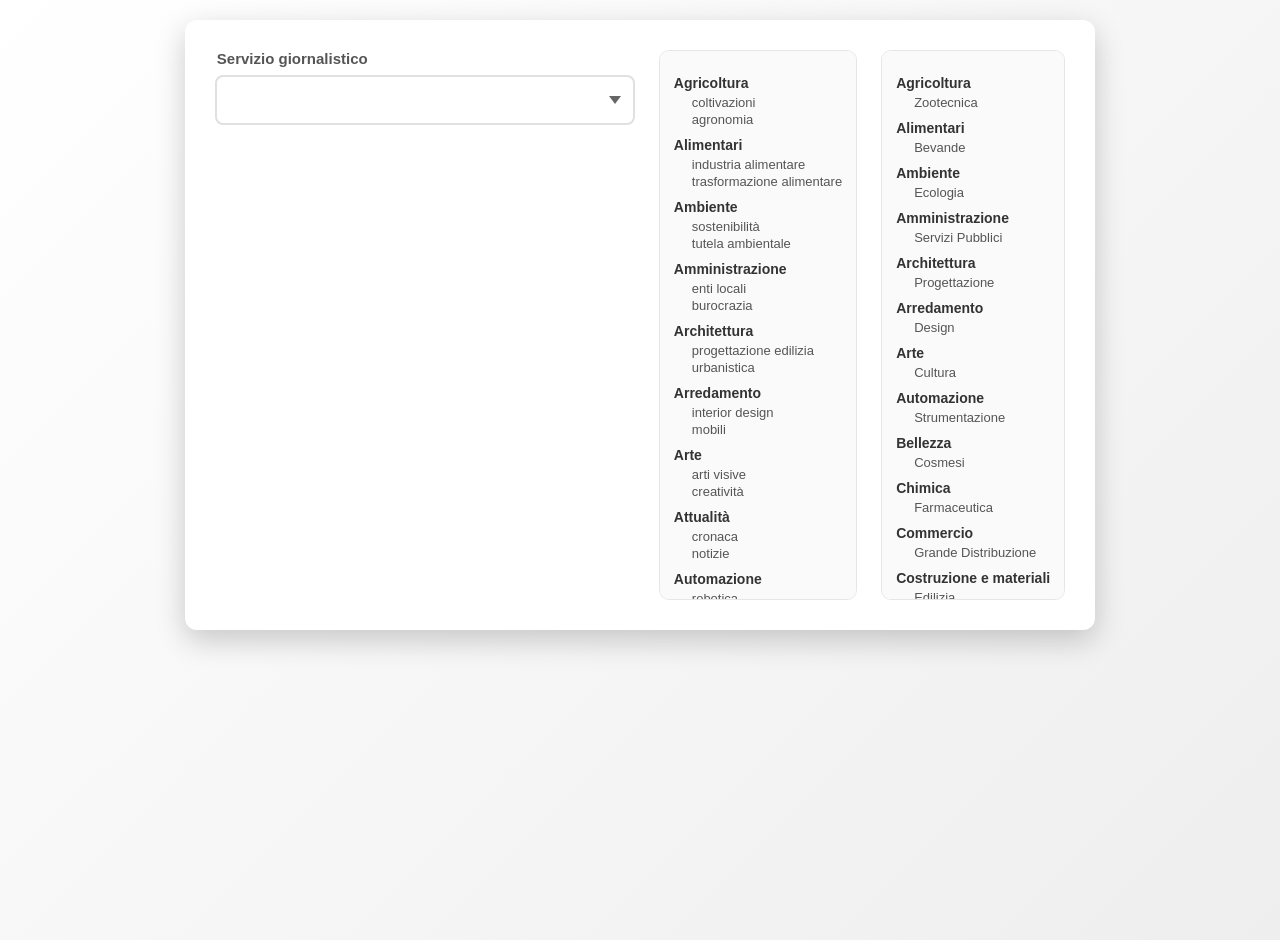
<file: index3.html>
<!DOCTYPE html>
<html lang="it">
  <head>
    <meta charset="UTF-8" />
    <meta name="viewport" content="width=device-width, initial-scale=1.0" />
    <title>Dropdown Filtrabile</title>
    <style>
      body {
        font-family: "Segoe UI", Tahoma, Geneva, Verdana, sans-serif;
        background: linear-gradient(135deg, #ffffff 0%, #eeeeee 100%);
        min-height: 100vh;
        margin: 0;
        padding: 20px;
        display: flex;
        justify-content: center;
        align-items: flex-start;
      }

      .container {
        background: white;
        border-radius: 12px;
        padding: 30px;
        box-shadow: 0 10px 30px rgba(0, 0, 0, 0.2);
        max-width: fit-content;
        width: 100%;
      }

      .layout {
        display: flex;
        gap: 24px;
        align-items: flex-start;
      }

      .left-col {
        width: 420px;
        max-width: 100%;
        flex: 0 0 auto;
      }

      .right-col {
        flex: 0 0 auto;
        width: max-content;
      }

      .right-col-2 {
        flex: 0 0 auto;
        width: max-content;
      }

      .synonyms-panel {
        border: 1px solid #e6e6e6;
        border-radius: 10px;
        padding: 14px;
        background: #fafafa;
        max-height: 520px;
        overflow: auto;
        width: max-content;
      }

      .synonyms-filter {
        font-size: 14px;
        font-weight: 700;
        color: #333;
        margin: 10px 0 4px 0;
      }

      .synonyms-term {
        font-size: 13px;
        color: #555;
        margin: 2px 0;
        padding-left: 18px; /* indent dei sinonimi */
      }

      h1 {
        color: #333;
        text-align: center;
        margin-bottom: 30px;
        font-size: 24px;
      }

      .field-label {
        display: block;
        margin: 0 0 8px 2px;
        font-size: 15px;
        font-weight: 600;
        color: #555;
      }

      .autocomplete-inline {
        position: absolute;
        pointer-events: none;
        white-space: nowrap;
        display: none;
        transform: none;
      }

      .autocomplete-inline.show {
        display: inline-flex;
        align-items: baseline;
      }

      .autocomplete-suffix {
        color: #aaa;
        font-size: 16px;
      }

      .autocomplete-tip {
        margin-left: 8px;
        color: #777;
        font-size: 12px;
      }

      .dropdown-container {
        position: relative;
        margin-bottom: 20px;
      }

      .dropdown-input {
        width: 100%;
        padding: 8px 40px 8px 12px;
        border: 2px solid #e0e0e0;
        border-radius: 8px;
        font-size: 16px;
        background: white;
        outline: none;
        transition: all 0.3s ease;
        box-sizing: border-box;
        cursor: text;
        display: flex;
        flex-wrap: wrap;
        gap: 6px;
        align-items: center;
        position: relative;
      }

      .dropdown-input:focus {
        border-color: #888;
        box-shadow: 0 0 0 3px rgba(136, 136, 136, 0.1);
      }

      .chip {
        display: inline-flex;
        align-items: center;
        padding: 4px 8px;
        margin: 4px;
        border-radius: 999px;
        background: #e9e9e9;
        color: #333;
        font-size: 13px;
        line-height: 1;
        user-select: none;
        gap: 6px;
      }

      .chip-remove {
        border: none;
        background: transparent;
        cursor: pointer;
        padding: 0;
        margin: 0;
        line-height: 1;
        font-size: 14px;
        color: #666;
      }

      .chip-remove:hover {
        color: #333;
      }

      .chip-text-input {
        border: none;
        outline: none;
        font-size: 16px;
        padding: 6px 0;
        margin: 0;
        background: transparent;
        flex: 1;
        min-width: 120px;
      }

      .dropdown-arrow {
        position: absolute;
        right: 12px;
        top: 50%;
        transform: translateY(-50%);
        width: 0;
        height: 0;
        border-left: 6px solid transparent;
        border-right: 6px solid transparent;
        border-top: 8px solid #666;
        transition: transform 0.3s ease;
        pointer-events: none;
      }

      .dropdown-arrow.rotated {
        transform: translateY(-50%) rotate(180deg);
      }

      .dropdown-clear {
        position: absolute;
        right: 12px;
        top: 50%;
        transform: translateY(-50%);
        width: 20px;
        height: 20px;
        background-color: #ccc;
        border-radius: 50%;
        display: none;
        align-items: center;
        justify-content: center;
        cursor: pointer;
        transition: background-color 0.2s ease;
        font-size: 12px;
        font-weight: bold;
        color: white;
      }

      .dropdown-clear:hover {
        background-color: #999;
      }

      .dropdown-clear.show {
        display: flex;
      }

      .dropdown-list {
        position: absolute;
        top: 100%;
        left: 0;
        right: 0;
        background: white;
        border: 2px solid #e0e0e0;
        border-top: none;
        border-radius: 0 0 8px 8px;
        overflow: hidden;
        max-height: 500px;
        z-index: 1000;
        opacity: 0;
        transform: translateY(-10px);
        visibility: hidden;
        transition: all 0.3s ease;
        box-shadow: 0 4px 12px rgba(0, 0, 0, 0.15);
        display: flex;
        flex-direction: column;
      }

      .dropdown-suggestions {
        flex-shrink: 0;
        border-bottom: 1px solid #e0e0e0;
        padding-bottom: 6px;
        background-color: #f9f9f9;
        max-height: 220px;
        overflow-y: auto;
        min-height: 0;
      }

      /* Quando non ci sono suggeriti, non mostrare "spazio vuoto" */
      .dropdown-suggestions:empty {
        display: none;
        border-bottom: 0;
        padding-bottom: 0;
        max-height: 0;
      }

      .dropdown-section-title {
        padding: 10px 15px 6px 15px;
        font-size: 12px;
        font-weight: 700;
        color: #666;
        text-transform: uppercase;
        letter-spacing: 0.03em;
      }

      .related-label {
        font-style: italic;
      }

      .dropdown-results {
        flex: 1;
        overflow-y: auto;
        min-height: 80px;
      }

      .dropdown-list.show {
        opacity: 1;
        transform: translateY(0);
        visibility: visible;
      }

      .dropdown-footer {
        flex-shrink: 0;
        border-top: 1px solid #e0e0e0;
        background: white;
        padding: 8px 12px;
        text-align: right;
        border-radius: 0 0 8px 8px;
      }

      .close-dropdown-link {
        font-size: 13px;
        color: #007bff;
        cursor: pointer;
        user-select: none;
        text-decoration: none;
      }

      .close-dropdown-link:hover {
        text-decoration: underline;
      }

      .keycap {
        margin-left: 8px;
        padding: 2px 6px;
        border-radius: 6px;
        border: 1px solid #cfcfcf;
        background: #f2f2f2;
        color: #666;
        font-size: 11px;
        font-weight: 600;
        line-height: 1.2;
        box-shadow: 0 1px 0 #e6e6e6;
        pointer-events: none; /* solo visuale */
      }

      .dropdown-item {
        padding: 12px 15px;
        cursor: pointer;
        border-bottom: 1px solid #f0f0f0;
        transition: background-color 0.2s ease;
        display: flex;
        align-items: center;
        gap: 10px;
      }

      .dropdown-item:hover {
        background-color: #f0f0f0;
      }

      .dropdown-item.selected {
        background-color: #f0f0f0;
        color: inherit;
      }

      .dropdown-checkbox {
        flex-shrink: 0;
      }

      .dropdown-item:last-child {
        border-bottom: none;
      }

      .no-results {
        padding: 15px;
        text-align: center;
        color: #999;
        font-style: italic;
      }

      /* Scrollbar personalizzata */
      .dropdown-list::-webkit-scrollbar {
        width: 8px;
      }

      .dropdown-list::-webkit-scrollbar-track {
        background: #f1f1f1;
        border-radius: 4px;
      }

      .dropdown-list::-webkit-scrollbar-thumb {
        background: #c1c1c1;
        border-radius: 4px;
      }

      .dropdown-list::-webkit-scrollbar-thumb:hover {
        background: #a8a8a8;
      }

      /* Evidenziazione del testo cercato */
      .highlight {
        background-color: yellow;
        padding: 1px 2px;
        border-radius: 2px;
        font-weight: normal;
      }

      /* Dialog per creare nuovo progetto */
      .dialog-overlay {
        position: fixed;
        top: 0;
        left: 0;
        width: 100%;
        height: 100%;
        background: rgba(0, 0, 0, 0.5);
        display: none;
        justify-content: center;
        align-items: center;
        z-index: 2000;
      }

      .dialog-overlay.show {
        display: flex;
      }

      .dialog {
        background: white;
        border-radius: 12px;
        padding: 25px;
        box-shadow: 0 20px 40px rgba(0, 0, 0, 0.3);
        max-width: 400px;
        width: 90%;
        position: relative;
        animation: dialogSlideIn 0.3s ease;
      }

      @keyframes dialogSlideIn {
        from {
          opacity: 0;
          transform: scale(0.8);
        }
        to {
          opacity: 1;
          transform: scale(1);
        }
      }

      .dialog-title {
        font-size: 18px;
        font-weight: bold;
        margin-bottom: 20px;
        color: #333;
        text-align: center;
      }

      .dialog-close {
        position: absolute;
        top: 10px;
        right: 15px;
        background: none;
        border: none;
        font-size: 24px;
        cursor: pointer;
        color: #999;
        padding: 5px;
        line-height: 1;
      }

      .dialog-close:hover {
        color: #666;
      }

      .dialog-input-container {
        margin-bottom: 20px;
      }

      .dialog-input {
        width: 100%;
        padding: 12px;
        border: 2px solid #e0e0e0;
        border-radius: 8px;
        font-size: 16px;
        outline: none;
        transition: border-color 0.3s ease;
        box-sizing: border-box;
      }

      .dialog-input:focus {
        border-color: #007bff;
        box-shadow: 0 0 0 3px rgba(0, 123, 255, 0.1);
      }

      .dialog-buttons {
        display: flex;
        gap: 10px;
        justify-content: flex-end;
      }

      .dialog-btn {
        padding: 10px 20px;
        border: none;
        border-radius: 6px;
        font-size: 14px;
        cursor: pointer;
        transition: all 0.2s ease;
        font-weight: 500;
      }

      .dialog-btn-primary {
        background-color: #007bff;
        color: white;
      }

      .dialog-btn-primary:hover {
        background-color: #0056b3;
      }

      .dialog-btn-secondary {
        background-color: #6c757d;
        color: white;
      }

      .dialog-btn-secondary:hover {
        background-color: #545b62;
      }

      /* Responsive */
      @media (max-width: 480px) {
        .container {
          margin: 10px;
          padding: 20px;
        }

        .layout {
          flex-direction: column;
        }

        h1 {
          font-size: 20px;
        }

        .dialog {
          margin: 20px;
          padding: 20px;
        }
      }
    </style>
  </head>
  <body>
    <div class="container">
      <div class="layout">
        <div class="left-col">
          <div class="dropdown-container">
            <label class="field-label" for="dropdownInput"
              >Servizio giornalistico</label
            >
            <div class="dropdown-input" id="dropdownInputWrapper">
              <div id="chipContainer"></div>
              <input
                type="text"
                class="chip-text-input"
                id="dropdownInput"
                autocomplete="off"
              />
              <div
                class="autocomplete-inline"
                id="autocompleteInline"
                aria-hidden="true"
              >
                <span
                  class="autocomplete-suffix"
                  id="autocompleteSuffix"
                ></span>
                <span class="autocomplete-tip" id="autocompleteTip"></span>
              </div>
              <div class="dropdown-arrow" id="dropdownArrow"></div>
              <div class="dropdown-clear" id="dropdownClear">×</div>
            </div>
            <div class="dropdown-list" id="dropdownList">
              <div class="dropdown-suggestions" id="dropdownSuggestions"></div>
              <div class="dropdown-results" id="dropdownResults"></div>
              <div class="dropdown-footer">
                <a href="#" class="close-dropdown-link" id="closeDropdownLink"
                  >chiudi tendina</a
                ><button
                  type="button"
                  class="keycap"
                  aria-hidden="true"
                  tabindex="-1"
                >
                  ESC
                </button>
              </div>
            </div>
          </div>
        </div>

        <div class="right-col">
          <div class="synonyms-panel" id="synonymsPanel"></div>
        </div>

        <div class="right-col-2">
          <div class="synonyms-panel" id="relatedPanel"></div>
        </div>
      </div>
    </div>

    <!-- Dialog per creare nuovo progetto -->
    <div class="dialog-overlay" id="dialogOverlay">
      <div class="dialog">
        <button class="dialog-close" id="dialogClose">×</button>
        <div class="dialog-title">Crea Nuovo Progetto</div>
        <div class="dialog-input-container">
          <input
            type="text"
            class="dialog-input"
            id="dialogInput"
            placeholder="Inserisci il nome del progetto..."
          />
        </div>
        <div class="dialog-buttons">
          <button class="dialog-btn dialog-btn-secondary" id="dialogCancel">
            Annulla
          </button>
          <button class="dialog-btn dialog-btn-primary" id="dialogOk">
            OK
          </button>
        </div>
      </div>
    </div>

    <script>
      class FilterableDropdown {
        constructor(inputId, options = []) {
          this.input = document.getElementById(inputId);
          this.inputWrapper = document.getElementById("dropdownInputWrapper");
          this.chipContainer = document.getElementById("chipContainer");
          this.autocompleteInline =
            document.getElementById("autocompleteInline");
          this.autocompleteSuffix =
            document.getElementById("autocompleteSuffix");
          this.autocompleteTip = document.getElementById("autocompleteTip");
          this.arrow = document.getElementById("dropdownArrow");
          this.clear = document.getElementById("dropdownClear");
          this.list = document.getElementById("dropdownList");
          this.closeLink = document.getElementById("closeDropdownLink");
          this.suggestions = document.getElementById("dropdownSuggestions");
          this.results = document.getElementById("dropdownResults");

          // Dialog elements
          this.dialogOverlay = document.getElementById("dialogOverlay");
          this.dialogInput = document.getElementById("dialogInput");
          this.dialogClose = document.getElementById("dialogClose");
          this.dialogCancel = document.getElementById("dialogCancel");
          this.dialogOk = document.getElementById("dialogOk");

          this.originalOptions = options;
          this.filteredOptions = [...options];
          this.selectedValues = new Set();
          this.isOpen = false;
          this.selectedIndex = -1;

          this.relatedMap = {
            Agricoltura: "Zootecnica",
            Zootecnica: "Agricoltura",
            Alimentari: "Bevande",
            Bevande: "Alimentari",
            Ambiente: "Ecologia",
            Ecologia: "Ambiente",
            Amministrazione: "Servizi Pubblici",
            "Servizi Pubblici": "Amministrazione",
            Architettura: "Progettazione",
            Progettazione: "Architettura",
            Arredamento: "Design",
            Design: "Arredamento",
            Arte: "Cultura",
            Cultura: "Arte",
            Automazione: "Strumentazione",
            Strumentazione: "Automazione",
            Chimica: "Farmaceutica",
            Farmaceutica: "Chimica",
            Commercio: "Grande Distribuzione",
            "Grande Distribuzione": "Commercio",
            Cosmesi: "Bellezza",
            Bellezza: "Cosmesi",
            Economia: "Finanza",
            Finanza: "Economia",
            Edilizia: "Costruzione e materiali",
            "Costruzione e materiali": "Edilizia",
            Energia: "Risorse energetiche",
            "Risorse energetiche": "Energia",
            Fotografia: "Ottica",
            Ottica: "Fotografia",
            "Gestione materiali": "Logistica materiali",
            "Logistica materiali": "Gestione materiali",
            "HI-FI": "Elettronica",
            Elettronica: "HI-FI",
          };

          // Autocomplete (esempio richiesto)
          // - digiti "sol" → suggerisce completamento "di" → con TAB diventa "soldi"
          this.autocompleteMap = {
            sol: "soldi",
          };

          // Keyword → filtri suggeriti (anche se non matchano la query)
          this.keywordToFiltersMap = {
            soldi: ["Economia"],
          };

          // Sinonimi/termini correlati → filtro (stessa logica di "soldi")
          const synonymsByFilter = {
            Agricoltura: ["coltivazioni", "agronomia"],
            Zootecnica: ["allevamento", "bestiame"],
            Alimentari: ["industria alimentare", "trasformazione alimentare"],
            Ambiente: ["sostenibilità", "tutela ambientale"],
            Amministrazione: ["enti locali", "burocrazia"],
            Architettura: ["progettazione edilizia", "urbanistica"],
            Arredamento: ["interior design", "mobili"],
            Arte: ["arti visive", "creatività"],
            Attualità: ["cronaca", "notizie"],
            Automazione: ["robotica", "controllo industriale"],
            Bevande: ["drink", "industria delle bevande"],
            Bellezza: ["estetica", "skincare"],
            Chimica: ["chimica industriale", "laboratorio"],
            Commercio: ["vendite", "retail"],
            "Costruzione e materiali": [
              "materiali da costruzione",
              "cantieristica",
            ],
            Cosmesi: ["makeup", "profumeria"],
            Cultura: ["patrimonio culturale", "eventi culturali"],
            Design: ["progettazione prodotto", "stile"],
            Ecologia: ["biodiversità", "impatto ambientale"],
            Economia: ["mercato", "macroeconomia"],
            Edilizia: ["costruzioni", "ristrutturazioni"],
            Elettronica: ["circuiti", "componenti elettronici"],
            Energia: ["produzione energetica", "consumi energetici"],
            Farmaceutica: ["medicinali", "biotech"],
            Finanza: ["investimenti", "mercati finanziari"],
            Fotografia: ["fotografia digitale", "reportage"],
            "Gestione materiali": ["supply chain", "gestione scorte"],
            "Grande Distribuzione": ["gdo", "supermercati"],
            "HI-FI": ["alta fedeltà", "impianto stereo"],
            "Logistica materiali": ["movimentazione", "magazzino"],
            Ottica: ["lenti", "oculistica"],
            Progettazione: ["ingegneria", "pianificazione"],
            "Risorse energetiche": ["fonti energetiche", "combustibili"],
            "Servizi Pubblici": ["utilità pubbliche", "trasporto pubblico"],
            Strumentazione: ["strumenti di misura", "sensoristica"],
          };

          // Lista termini autocompletabili (sinonimi) per completamento a prefisso
          this.autocompleteTerms = new Set();

          for (const [filter, syns] of Object.entries(synonymsByFilter)) {
            for (const syn of syns) {
              const key = (syn || "").trim().toLowerCase();
              if (!key) continue;
              if (!this.keywordToFiltersMap[key]) {
                this.keywordToFiltersMap[key] = [filter];
              } else if (!this.keywordToFiltersMap[key].includes(filter)) {
                this.keywordToFiltersMap[key].push(filter);
              }

              // abilita anche l'autocomplete per i sinonimi
              this.autocompleteTerms.add(key);
            }
          }

          this.renderSynonymsPanel(synonymsByFilter);
          this.renderRelatedPanel();

          this.init();
        }

        init() {
          this.renderList();
          this.bindEvents();
          this.updateClearVisibility();
        }

        bindEvents() {
          // Click sull'area input: toggle apri/chiudi
          this.inputWrapper.addEventListener("click", () => {
            this.input.focus();
            this.toggle();
          });

          // Input per filtrare
          this.input.addEventListener("input", (e) => {
            this.filterOptions(e.target.value);
            this.updateAutocompleteHint(e.target.value);
            if (!this.isOpen) {
              this.open();
            }
            this.selectedIndex = -1;
          });

          // Navigazione con tastiera
          this.input.addEventListener("keydown", (e) => {
            this.handleKeyboard(e);
          });

          // Click sulla X per reset
          this.clear.addEventListener("click", (e) => {
            e.stopPropagation();
            this.resetSelection();
          });

          // Chiudi quando si clicca fuori da input + tendina
          // Nota: usiamo pointerdown per evitare che un rerender durante il click
          // renda e.target "fuori" (es. selezione checkbox che ricrea la lista).
          document.addEventListener("pointerdown", (e) => {
            if (
              !this.inputWrapper.contains(e.target) &&
              !this.list.contains(e.target) &&
              !this.clear.contains(e.target) &&
              !this.dialogOverlay.contains(e.target)
            ) {
              this.close();
            }
          });

          // Link "chiudi tendina"
          if (this.closeLink) {
            this.closeLink.addEventListener("click", (e) => {
              e.preventDefault();
              e.stopPropagation();
              this.close();
            });
          }

          // Dialog events
          this.dialogClose.addEventListener("click", () => {
            this.closeDialog();
          });

          this.dialogCancel.addEventListener("click", () => {
            this.closeDialog();
          });

          this.dialogOk.addEventListener("click", () => {
            this.handleDialogOk();
          });

          this.dialogInput.addEventListener("keydown", (e) => {
            if (e.key === "Enter") {
              e.preventDefault();
              this.handleDialogOk();
            } else if (e.key === "Escape") {
              this.closeDialog();
            }
          });

          // Chiudi dialog cliccando sull'overlay
          this.dialogOverlay.addEventListener("click", (e) => {
            if (e.target === this.dialogOverlay) {
              this.closeDialog();
            }
          });
        }

        filterOptions(query) {
          const searchTerm = query.toLowerCase();
          this.filteredOptions = this.originalOptions.filter((option) =>
            option.toLowerCase().includes(searchTerm)
          );
          this.renderList();
        }

        getAutocompleteSuggestion(query) {
          const q = (query || "").trim().toLowerCase();
          if (!q) return null;

          // 1) mapping esplicito (es. sol -> soldi)
          const mapped = this.autocompleteMap[q];
          if (mapped) {
            const suffix = mapped.slice(q.length);
            if (!suffix) return null;
            return { full: mapped, suffix };
          }

          // 2) completamento a prefisso sui termini (sinonimi)
          // evita suggerimenti troppo aggressivi su query cortissime
          if (q.length < 3) return null;

          const candidates = [];
          for (const term of this.autocompleteTerms || []) {
            if (term.startsWith(q) && term.length > q.length) {
              candidates.push(term);
            }
          }
          if (candidates.length === 0) return null;

          candidates.sort(
            (a, b) => a.length - b.length || a.localeCompare(b, "it")
          );
          const full = candidates[0];
          const suffix = full.slice(q.length);
          if (!suffix) return null;
          return { full, suffix };
        }

        measureTextWidth(text, element) {
          const canvas =
            this._measureCanvas ||
            (this._measureCanvas = document.createElement("canvas"));
          const ctx = canvas.getContext("2d");
          if (!ctx) return 0;

          const cs = window.getComputedStyle(element);
          ctx.font = `${cs.fontStyle} ${cs.fontVariant} ${cs.fontWeight} ${cs.fontSize} ${cs.fontFamily}`;
          const metrics = ctx.measureText(text);
          let width = metrics.width || 0;

          const letterSpacing = parseFloat(cs.letterSpacing || "0");
          if (
            !Number.isNaN(letterSpacing) &&
            letterSpacing !== 0 &&
            text.length > 1
          ) {
            width += (text.length - 1) * letterSpacing;
          }
          return width;
        }

        updateAutocompleteHint(query) {
          const suggestion = this.getAutocompleteSuggestion(query);
          const caretAtEnd =
            this.input.selectionStart === this.input.value.length &&
            this.input.selectionEnd === this.input.value.length;

          if (!this.isOpen || !suggestion || !caretAtEnd) {
            this.autocompleteSuffix.textContent = "";
            this.autocompleteTip.textContent = "";
            this.autocompleteInline.classList.remove("show");
            return;
          }

          // Contenuto
          this.autocompleteSuffix.textContent = suggestion.suffix;
          this.autocompleteTip.textContent = "TAB per completare";

          // Posizionamento: subito dopo il testo digitato nell'input
          const left =
            this.input.offsetLeft +
            this.measureTextWidth(this.input.value, this.input);
          const cs = window.getComputedStyle(this.input);
          const paddingTop = parseFloat(cs.paddingTop || "0") || 0;
          const fontSize = parseFloat(cs.fontSize || "16") || 16;
          const lineHeight =
            cs.lineHeight === "normal"
              ? fontSize * 1.2
              : parseFloat(cs.lineHeight || `${fontSize * 1.2}`) ||
                fontSize * 1.2;
          const lineOffset = Math.max(0, (lineHeight - fontSize) / 2);
          const top = this.input.offsetTop + paddingTop + lineOffset - 2.75;
          this.autocompleteInline.style.left = `${left}px`;
          this.autocompleteInline.style.top = `${top}px`;
          this.autocompleteInline.classList.add("show");
        }

        renderSynonymsPanel(synonymsByFilter) {
          const panel = document.getElementById("synonymsPanel");
          if (!panel) return;

          panel.innerHTML = "";

          const filters = Object.keys(synonymsByFilter || {}).sort((a, b) =>
            a.localeCompare(b, "it", { sensitivity: "base" })
          );

          for (const filter of filters) {
            const filterEl = document.createElement("div");
            filterEl.className = "synonyms-filter";
            filterEl.textContent = filter;
            panel.appendChild(filterEl);

            const terms = synonymsByFilter[filter] || [];
            for (const term of terms) {
              const termEl = document.createElement("div");
              termEl.className = "synonyms-term";
              termEl.textContent = term;
              panel.appendChild(termEl);
            }
          }
        }

        renderRelatedPanel() {
          const panel = document.getElementById("relatedPanel");
          if (!panel) return;

          panel.innerHTML = "";

          const keys = Object.keys(this.relatedMap || {}).sort((a, b) =>
            a.localeCompare(b, "it", { sensitivity: "base" })
          );

          const seenPairs = new Set();
          const pairs = [];

          for (const k of keys) {
            const v = this.relatedMap[k];
            if (!v) continue;
            const a = String(k);
            const b = String(v);
            const pairKey = [a, b]
              .sort((x, y) => x.localeCompare(y, "it"))
              .join("||");
            if (seenPairs.has(pairKey)) continue;
            seenPairs.add(pairKey);
            pairs.push([a, b]);
          }

          // Ordina i pair per il primo elemento (poi secondo)
          pairs.sort(
            (p1, p2) =>
              p1[0].localeCompare(p2[0], "it", { sensitivity: "base" }) ||
              p1[1].localeCompare(p2[1], "it", { sensitivity: "base" })
          );

          for (const [filter, related] of pairs) {
            const filterEl = document.createElement("div");
            filterEl.className = "synonyms-filter";
            filterEl.textContent = filter;
            panel.appendChild(filterEl);

            const termEl = document.createElement("div");
            termEl.className = "synonyms-term";
            termEl.textContent = related;
            panel.appendChild(termEl);
          }
        }

        // Funzione per evidenziare il testo cercato
        highlightSearchText(text, searchTerm) {
          if (!searchTerm || searchTerm.trim() === "") {
            return text;
          }

          const regex = new RegExp(
            `(${searchTerm.replace(/[.*+?^${}()|[\]\\]/g, "\\$&")})`,
            "gi"
          );
          return text.replace(regex, '<span class="highlight">$1</span>');
        }

        renderList() {
          // Pulisci i contenitori
          this.results.innerHTML = "";
          this.suggestions.innerHTML = "";

          // Sezione "Correlati" basata sulla query corrente
          const query = this.input.value.trim();
          if (query.length >= 2) {
            const filteredSet = new Set(this.filteredOptions);

            const suggestionsSet = new Set();

            // 1) Suggerimenti "da keyword" (es. soldi → Economia) anche senza match
            const kw = query.toLowerCase();
            const kwSuggestions = this.keywordToFiltersMap[kw] || [];
            for (const opt of kwSuggestions) {
              if (opt && !filteredSet.has(opt)) {
                suggestionsSet.add(opt);
              }
            }

            // 2) Suggerisci i correlati di TUTTE le voci filtrate dalla query
            for (const opt of this.filteredOptions) {
              const related = this.relatedMap[opt];
              if (related && !filteredSet.has(related)) {
                suggestionsSet.add(related);
              }
            }

            const suggestions = Array.from(suggestionsSet).filter((opt) =>
              this.originalOptions.includes(opt)
            );

            if (suggestions.length > 0) {
              const title = document.createElement("div");
              title.className = "dropdown-section-title";
              title.textContent = "Suggeriti";
              this.suggestions.appendChild(title);

              suggestions.forEach((option) => {
                const item = document.createElement("div");
                item.className = "dropdown-item";

                const checkbox = document.createElement("input");
                checkbox.type = "checkbox";
                checkbox.className = "dropdown-checkbox";
                checkbox.checked = this.selectedValues.has(option);

                const label = document.createElement("span");
                label.className = "related-label";
                label.textContent = option;

                checkbox.addEventListener("click", (e) => {
                  e.stopPropagation();
                });
                checkbox.addEventListener("change", (e) => {
                  e.stopPropagation();
                  this.toggleOption(option);
                });

                item.addEventListener("click", (e) => {
                  e.stopPropagation();
                  this.toggleOption(option);
                });

                item.appendChild(checkbox);
                item.appendChild(label);
                this.suggestions.appendChild(item);
              });
            }
          }

          // Mostra i risultati filtrati nell'area scrollabile
          this.filteredOptions.forEach((option, index) => {
            const item = document.createElement("div");
            item.className = "dropdown-item";

            // Evidenzia il testo cercato solo se c'è una ricerca attiva
            const searchTerm = this.input.value.trim();
            const checkbox = document.createElement("input");
            checkbox.type = "checkbox";
            checkbox.className = "dropdown-checkbox";
            checkbox.checked = this.selectedValues.has(option);

            const label = document.createElement("span");
            if (searchTerm) {
              label.innerHTML = this.highlightSearchText(option, searchTerm);
            } else {
              label.textContent = option;
            }

            item.dataset.index = index;

            if (this.selectedValues.has(option)) {
              item.classList.add("selected");
            }

            checkbox.addEventListener("click", (e) => {
              e.stopPropagation();
            });
            checkbox.addEventListener("change", (e) => {
              e.stopPropagation();
              this.toggleOption(option);
            });

            item.addEventListener("click", (e) => {
              e.stopPropagation();
              this.toggleOption(option);
            });

            item.appendChild(checkbox);
            item.appendChild(label);
            this.results.appendChild(item);
          });
        }

        toggleOption(option) {
          if (this.selectedValues.has(option)) {
            this.selectedValues.delete(option);
          } else {
            this.selectedValues.add(option);
          }
          this.renderChips();
          this.renderList();
          this.updateClearVisibility();
          this.input.focus();
        }

        renderChips() {
          this.chipContainer.innerHTML = "";
          for (const value of this.selectedValues) {
            const chip = document.createElement("span");
            chip.className = "chip";

            const text = document.createElement("span");
            text.textContent = value;

            const removeBtn = document.createElement("button");
            removeBtn.type = "button";
            removeBtn.className = "chip-remove";
            removeBtn.setAttribute("aria-label", `Rimuovi ${value}`);
            removeBtn.textContent = "×";
            removeBtn.addEventListener("click", (e) => {
              e.preventDefault();
              e.stopPropagation();
              this.selectedValues.delete(value);
              this.renderChips();
              this.renderList();
              this.updateClearVisibility();
              this.input.focus();
            });

            chip.appendChild(text);
            chip.appendChild(removeBtn);
            this.chipContainer.appendChild(chip);
          }
        }

        resetSelection() {
          this.selectedValues.clear();
          this.input.value = "";
          this.filteredOptions = [...this.originalOptions];
          this.renderChips();
          this.updateAutocompleteHint("");
          this.close();
          this.renderList();
          this.updateClearVisibility();
        }

        updateClearVisibility() {
          if (this.selectedValues.size > 0) {
            this.clear.classList.add("show");
            this.arrow.style.display = "none";
          } else {
            this.clear.classList.remove("show");
            this.arrow.style.display = "block";
          }
        }

        handleKeyboard(e) {
          // TAB: accetta l'autocomplete (es. sol -> soldi)
          if (e.key === "Tab") {
            const suggestion = this.getAutocompleteSuggestion(this.input.value);
            if (suggestion) {
              e.preventDefault();
              this.input.value = suggestion.full;
              this.filterOptions(this.input.value);
              this.updateAutocompleteHint(this.input.value);
              if (!this.isOpen) {
                this.open();
              }
              this.selectedIndex = -1;
              return;
            }
          }

          // Backspace: se non c'è testo, rimuovi l'ultimo chip selezionato
          if (
            e.key === "Backspace" &&
            this.input.value === "" &&
            this.selectedValues.size > 0
          ) {
            e.preventDefault();
            const last = Array.from(this.selectedValues).pop();
            if (last) {
              this.selectedValues.delete(last);
              this.renderChips();
              this.renderList();
              this.updateClearVisibility();
            }
            return;
          }

          if (!this.isOpen && (e.key === "ArrowDown" || e.key === "ArrowUp")) {
            e.preventDefault();
            this.open();
            return;
          }

          if (!this.isOpen) return;
          const totalItems = this.filteredOptions.length;

          switch (e.key) {
            case "ArrowDown":
              e.preventDefault();
              this.selectedIndex = Math.min(
                this.selectedIndex + 1,
                totalItems - 1
              );
              this.highlightItem();
              break;

            case "ArrowUp":
              e.preventDefault();
              this.selectedIndex = Math.max(this.selectedIndex - 1, 0);
              this.highlightItem();
              break;

            case "Enter":
              e.preventDefault();
              if (this.selectedIndex >= 0) {
                if (this.filteredOptions[this.selectedIndex]) {
                  this.toggleOption(this.filteredOptions[this.selectedIndex]);
                }
              }
              break;

            case "Escape":
              e.preventDefault();
              this.close();
              break;
          }
        }

        highlightItem() {
          const resultsItems = this.results.querySelectorAll(".dropdown-item");

          // Resetta tutti gli stili
          resultsItems.forEach((item, index) => {
            item.style.backgroundColor = "";
          });

          // Evidenzia l'elemento selezionato
          if (
            this.selectedIndex >= 0 &&
            this.selectedIndex < resultsItems.length
          ) {
            // Elemento nei risultati
            resultsItems[this.selectedIndex].style.backgroundColor = "#f0f0f0";
            resultsItems[this.selectedIndex].scrollIntoView({
              block: "nearest",
            });
          }
        }

        open() {
          this.isOpen = true;
          this.filterOptions(this.input.value);
          this.updateAutocompleteHint(this.input.value);
          this.selectedIndex = -1;

          this.list.classList.add("show");
          this.arrow.classList.add("rotated");
          this.inputWrapper.style.borderRadius = "8px 8px 0 0";
        }

        close() {
          this.isOpen = false;
          this.list.classList.remove("show");
          this.arrow.classList.remove("rotated");
          this.inputWrapper.style.borderRadius = "8px";
          this.selectedIndex = -1;
          this.updateAutocompleteHint("");
        }

        toggle() {
          if (this.isOpen) {
            this.close();
          } else {
            this.open();
          }
        }

        // Dialog methods
        openDialog() {
          this.dialogOverlay.classList.add("show");
          this.dialogInput.value = "";
          // Focus sull'input della dialog dopo un piccolo delay per l'animazione
          setTimeout(() => {
            this.dialogInput.focus();
          }, 100);
        }

        closeDialog() {
          this.dialogOverlay.classList.remove("show");
          this.dialogInput.value = "";
        }

        handleDialogOk() {
          const projectName = this.dialogInput.value.trim();
          if (projectName) {
            this.saveNewProject(projectName);
            this.closeDialog();
          }
        }

        // Metodo per salvare un nuovo progetto
        saveNewProject(projectName) {
          if (projectName && !this.originalOptions.includes(projectName)) {
            // Trova la posizione corretta per inserire il nuovo elemento in ordine alfabetico
            let insertIndex = 0;
            for (let i = 0; i < this.originalOptions.length; i++) {
              if (
                this.originalOptions[i].toLowerCase() >
                projectName.toLowerCase()
              ) {
                insertIndex = i;
                break;
              }
              insertIndex = i + 1;
            }

            // Inserisci il nuovo elemento nella posizione corretta
            this.originalOptions.splice(insertIndex, 0, projectName);
            this.filteredOptions = [...this.originalOptions];

            // (Feature non usata in questa pagina) - manteniamo la lista aggiornata
            this.renderList();
          }
        }

        // Metodi pubblici per gestire le opzioni
        addOption(option) {
          if (!this.originalOptions.includes(option)) {
            this.originalOptions.push(option);
            this.filteredOptions = [...this.originalOptions];
            this.renderList();
          }
        }

        removeOption(option) {
          this.originalOptions = this.originalOptions.filter(
            (opt) => opt !== option
          );
          this.filteredOptions = [...this.originalOptions];
          this.renderList();
        }

        setOptions(options) {
          this.originalOptions = options;
          this.filteredOptions = [...options];
          this.renderList();
        }
      }

      // Dati di esempio - qui puoi inserire i tuoi 80 elementi
      const sampleOptions = [
        "Agricoltura",
        "Zootecnica",
        "Alimentari",
        "Ambiente",
        "Amministrazione",
        "Architettura",
        "Arredamento",
        "Arte",
        "Attualità",
        "Automazione",
        "Bevande",
        "Bellezza",
        "Chimica",
        "Commercio",
        "Costruzione e materiali",
        "Cosmesi",
        "Cultura",
        "Design",
        "Ecologia",
        "Economia",
        "Edilizia",
        "Elettronica",
        "Energia",
        "Farmaceutica",
        "Finanza",
        "Fotografia",
        "Gestione materiali",
        "Grande Distribuzione",
        "HI-FI",
        "Logistica materiali",
        "Ottica",
        "Progettazione",
        "Risorse energetiche",
        "Servizi Pubblici",
        "Strumentazione",
      ];

      // Ordina alfabeticamente
      sampleOptions.sort((a, b) =>
        a.localeCompare(b, "it", { sensitivity: "base" })
      );

      // Inizializza la dropdown
      const dropdown = new FilterableDropdown("dropdownInput", sampleOptions);
      dropdown.updateAutocompleteHint("");

      // Esempio di come aggiungere opzioni dinamicamente
      // dropdown.addOption('Nuova Opzione');

      // Esempio di come cambiare tutte le opzioni
      // dropdown.setOptions(['Opzione 1', 'Opzione 2', 'Opzione 3']);
    </script>
  </body>
</html>
</file>
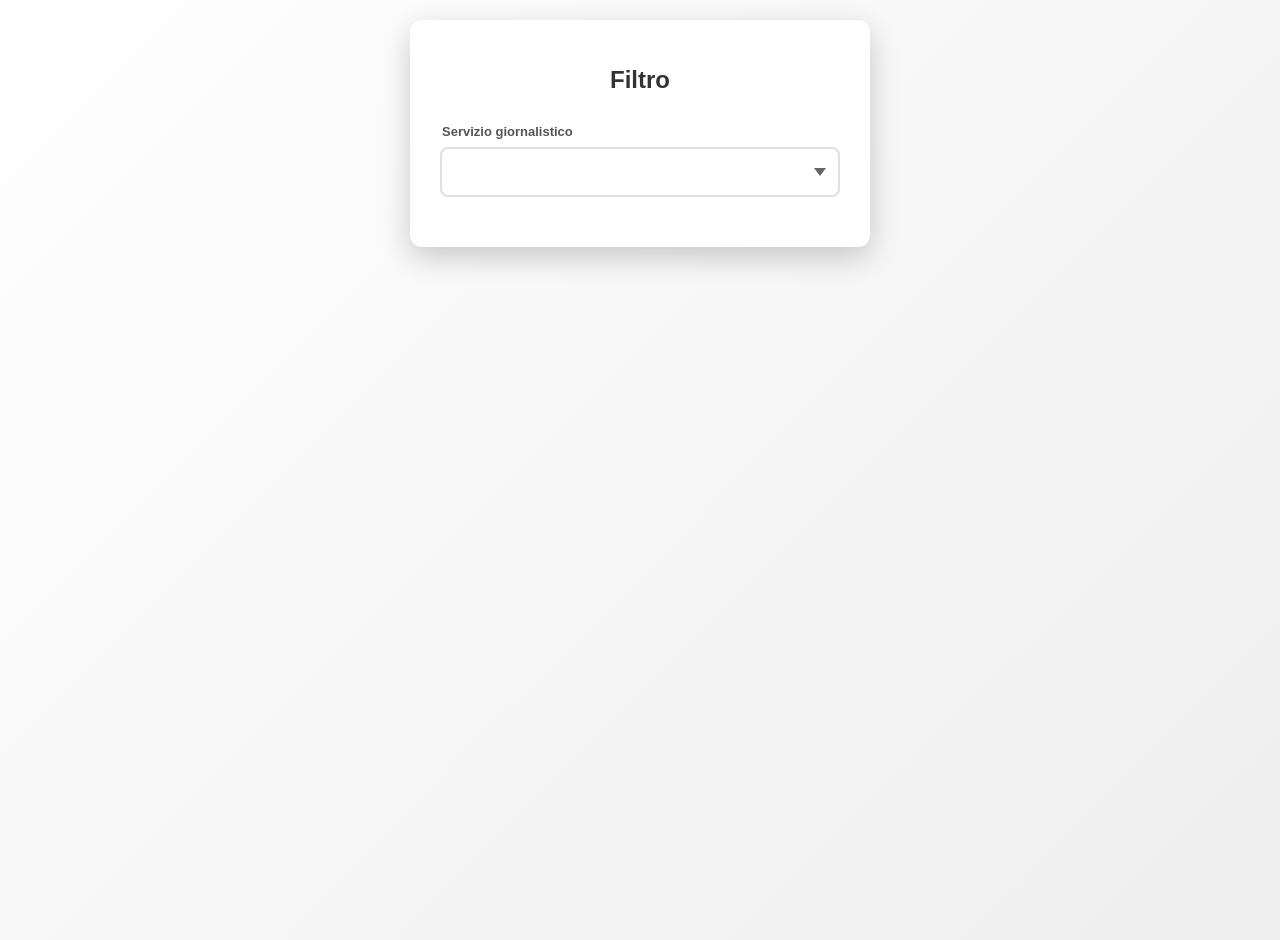
<file: index4.html>
<!DOCTYPE html>
<html lang="it">
  <head>
    <meta charset="UTF-8" />
    <meta name="viewport" content="width=device-width, initial-scale=1.0" />
    <title>Dropdown Filtrabile</title>
    <style>
      body {
        font-family: "Segoe UI", Tahoma, Geneva, Verdana, sans-serif;
        background: linear-gradient(135deg, #ffffff 0%, #eeeeee 100%);
        min-height: 100vh;
        margin: 0;
        padding: 20px;
        display: flex;
        justify-content: center;
        align-items: flex-start;
      }

      .container {
        background: white;
        border-radius: 12px;
        padding: 30px;
        box-shadow: 0 10px 30px rgba(0, 0, 0, 0.2);
        max-width: 400px;
        width: 100%;
      }

      h1 {
        color: #333;
        text-align: center;
        margin-bottom: 30px;
        font-size: 24px;
      }

      .field-label {
        display: block;
        margin: 0 0 8px 2px;
        font-size: 13px;
        font-weight: 600;
        color: #555;
      }

      .dropdown-container {
        position: relative;
        margin-bottom: 20px;
      }

      .dropdown-input {
        width: 100%;
        padding: 8px 40px 8px 12px;
        border: 2px solid #e0e0e0;
        border-radius: 8px;
        font-size: 16px;
        background: white;
        outline: none;
        transition: all 0.3s ease;
        box-sizing: border-box;
        cursor: text;
        display: flex;
        flex-wrap: wrap;
        gap: 6px;
        align-items: center;
        position: relative;
      }

      .dropdown-input:focus {
        border-color: #888;
        box-shadow: 0 0 0 3px rgba(136, 136, 136, 0.1);
      }

      .chip {
        display: inline-flex;
        align-items: center;
        padding: 4px 8px;
        margin: 4px;
        border-radius: 999px;
        background: #e9e9e9;
        color: #333;
        font-size: 13px;
        line-height: 1;
        user-select: none;
        gap: 6px;
      }

      .chip-remove {
        border: none;
        background: transparent;
        cursor: pointer;
        padding: 0;
        margin: 0;
        line-height: 1;
        font-size: 14px;
        color: #666;
      }

      .chip-remove:hover {
        color: #333;
      }

      .chip-text-input {
        border: none;
        outline: none;
        font-size: 16px;
        padding: 6px 0;
        margin: 0;
        background: transparent;
        flex: 1;
        min-width: 120px;
      }

      .dropdown-arrow {
        position: absolute;
        right: 12px;
        top: 50%;
        transform: translateY(-50%);
        width: 0;
        height: 0;
        border-left: 6px solid transparent;
        border-right: 6px solid transparent;
        border-top: 8px solid #666;
        transition: transform 0.3s ease;
        pointer-events: none;
      }

      .dropdown-arrow.rotated {
        transform: translateY(-50%) rotate(180deg);
      }

      .dropdown-clear {
        position: absolute;
        right: 12px;
        top: 50%;
        transform: translateY(-50%);
        width: 20px;
        height: 20px;
        background-color: #ccc;
        border-radius: 50%;
        display: none;
        align-items: center;
        justify-content: center;
        cursor: pointer;
        transition: background-color 0.2s ease;
        font-size: 12px;
        font-weight: bold;
        color: white;
      }

      .dropdown-clear:hover {
        background-color: #999;
      }

      .dropdown-clear.show {
        display: flex;
      }

      .dropdown-list {
        position: absolute;
        top: 100%;
        left: 0;
        right: 0;
        background: white;
        border: 2px solid #e0e0e0;
        border-top: none;
        border-radius: 0 0 8px 8px;
        max-height: 500px;
        z-index: 1000;
        opacity: 0;
        transform: translateY(-10px);
        visibility: hidden;
        transition: all 0.3s ease;
        box-shadow: 0 4px 12px rgba(0, 0, 0, 0.15);
        display: flex;
        flex-direction: column;
      }

      .dropdown-suggestions {
        flex-shrink: 0;
        border-bottom: 3px solid #e0e0e0;
        padding-bottom: 6px;
        max-height: 220px;
        overflow-y: auto;
        min-height: 0;
      }

      /* Quando non ci sono suggeriti, non mostrare "spazio vuoto" */
      .dropdown-suggestions:empty {
        display: none;
        border-bottom: 0;
        padding-bottom: 0;
        max-height: 0;
      }

      .dropdown-section-title {
        padding: 10px 15px 6px 15px;
        font-size: 12px;
        font-weight: 700;
        color: #666;
        text-transform: uppercase;
        letter-spacing: 0.03em;
      }

      .related-label {
        font-style: italic;
      }

      .dropdown-results {
        flex: 1;
        overflow-y: auto;
        min-height: 80px;
      }

      .dropdown-list.show {
        opacity: 1;
        transform: translateY(0);
        visibility: visible;
      }

      .dropdown-item {
        padding: 12px 15px;
        cursor: pointer;
        border-bottom: 1px solid #f0f0f0;
        transition: background-color 0.2s ease;
        display: flex;
        align-items: center;
        gap: 10px;
      }

      .dropdown-item:hover {
        background-color: #f0f0f0;
      }

      .dropdown-item.selected {
        background-color: #f0f0f0;
        color: inherit;
      }

      .dropdown-checkbox {
        flex-shrink: 0;
      }

      .dropdown-item:last-child {
        border-bottom: none;
      }

      .no-results {
        padding: 15px;
        text-align: center;
        color: #999;
        font-style: italic;
      }

      /* Scrollbar personalizzata */
      .dropdown-list::-webkit-scrollbar {
        width: 8px;
      }

      .dropdown-list::-webkit-scrollbar-track {
        background: #f1f1f1;
        border-radius: 4px;
      }

      .dropdown-list::-webkit-scrollbar-thumb {
        background: #c1c1c1;
        border-radius: 4px;
      }

      .dropdown-list::-webkit-scrollbar-thumb:hover {
        background: #a8a8a8;
      }

      /* Evidenziazione del testo cercato */
      .highlight {
        background-color: yellow;
        padding: 1px 2px;
        border-radius: 2px;
        font-weight: normal;
      }

      /* Dialog per creare nuovo progetto */
      .dialog-overlay {
        position: fixed;
        top: 0;
        left: 0;
        width: 100%;
        height: 100%;
        background: rgba(0, 0, 0, 0.5);
        display: none;
        justify-content: center;
        align-items: center;
        z-index: 2000;
      }

      .dialog-overlay.show {
        display: flex;
      }

      .dialog {
        background: white;
        border-radius: 12px;
        padding: 25px;
        box-shadow: 0 20px 40px rgba(0, 0, 0, 0.3);
        max-width: 400px;
        width: 90%;
        position: relative;
        animation: dialogSlideIn 0.3s ease;
      }

      @keyframes dialogSlideIn {
        from {
          opacity: 0;
          transform: scale(0.8);
        }
        to {
          opacity: 1;
          transform: scale(1);
        }
      }

      .dialog-title {
        font-size: 18px;
        font-weight: bold;
        margin-bottom: 20px;
        color: #333;
        text-align: center;
      }

      .dialog-close {
        position: absolute;
        top: 10px;
        right: 15px;
        background: none;
        border: none;
        font-size: 24px;
        cursor: pointer;
        color: #999;
        padding: 5px;
        line-height: 1;
      }

      .dialog-close:hover {
        color: #666;
      }

      .dialog-input-container {
        margin-bottom: 20px;
      }

      .dialog-input {
        width: 100%;
        padding: 12px;
        border: 2px solid #e0e0e0;
        border-radius: 8px;
        font-size: 16px;
        outline: none;
        transition: border-color 0.3s ease;
        box-sizing: border-box;
      }

      .dialog-input:focus {
        border-color: #007bff;
        box-shadow: 0 0 0 3px rgba(0, 123, 255, 0.1);
      }

      .dialog-buttons {
        display: flex;
        gap: 10px;
        justify-content: flex-end;
      }

      .dialog-btn {
        padding: 10px 20px;
        border: none;
        border-radius: 6px;
        font-size: 14px;
        cursor: pointer;
        transition: all 0.2s ease;
        font-weight: 500;
      }

      .dialog-btn-primary {
        background-color: #007bff;
        color: white;
      }

      .dialog-btn-primary:hover {
        background-color: #0056b3;
      }

      .dialog-btn-secondary {
        background-color: #6c757d;
        color: white;
      }

      .dialog-btn-secondary:hover {
        background-color: #545b62;
      }

      /* Responsive */
      @media (max-width: 480px) {
        .container {
          margin: 10px;
          padding: 20px;
        }

        h1 {
          font-size: 20px;
        }

        .dialog {
          margin: 20px;
          padding: 20px;
        }
      }
    </style>
  </head>
  <body>
    <div class="container">
      <h1>Filtro</h1>

      <div class="dropdown-container">
        <label class="field-label" for="dropdownInput"
          >Servizio giornalistico</label
        >
        <div class="dropdown-input" id="dropdownInputWrapper">
          <div id="chipContainer"></div>
          <input
            type="text"
            class="chip-text-input"
            id="dropdownInput"
            autocomplete="off"
          />
          <div class="dropdown-arrow" id="dropdownArrow"></div>
          <div class="dropdown-clear" id="dropdownClear">×</div>
        </div>
        <div class="dropdown-list" id="dropdownList">
          <div class="dropdown-suggestions" id="dropdownSuggestions"></div>
          <div class="dropdown-results" id="dropdownResults"></div>
        </div>
      </div>
    </div>

    <!-- Dialog per creare nuovo progetto -->
    <div class="dialog-overlay" id="dialogOverlay">
      <div class="dialog">
        <button class="dialog-close" id="dialogClose">×</button>
        <div class="dialog-title">Crea Nuovo Progetto</div>
        <div class="dialog-input-container">
          <input
            type="text"
            class="dialog-input"
            id="dialogInput"
            placeholder="Inserisci il nome del progetto..."
          />
        </div>
        <div class="dialog-buttons">
          <button class="dialog-btn dialog-btn-secondary" id="dialogCancel">
            Annulla
          </button>
          <button class="dialog-btn dialog-btn-primary" id="dialogOk">
            OK
          </button>
        </div>
      </div>
    </div>

    <script>
      class FilterableDropdown {
        constructor(inputId, options = []) {
          this.input = document.getElementById(inputId);
          this.inputWrapper = document.getElementById("dropdownInputWrapper");
          this.chipContainer = document.getElementById("chipContainer");
          this.arrow = document.getElementById("dropdownArrow");
          this.clear = document.getElementById("dropdownClear");
          this.list = document.getElementById("dropdownList");
          this.suggestions = document.getElementById("dropdownSuggestions");
          this.results = document.getElementById("dropdownResults");

          // Dialog elements
          this.dialogOverlay = document.getElementById("dialogOverlay");
          this.dialogInput = document.getElementById("dialogInput");
          this.dialogClose = document.getElementById("dialogClose");
          this.dialogCancel = document.getElementById("dialogCancel");
          this.dialogOk = document.getElementById("dialogOk");

          this.originalOptions = options;
          this.filteredOptions = [...options];
          this.selectedValues = new Set();
          this.isOpen = false;
          this.selectedIndex = -1;

          this.relatedMap = {
            Agricoltura: "Zootecnica",
            Zootecnica: "Agricoltura",
            Alimentari: "Bevande",
            Bevande: "Alimentari",
            Ambiente: "Ecologia",
            Ecologia: "Ambiente",
            Amministrazione: "Servizi Pubblici",
            "Servizi Pubblici": "Amministrazione",
            Architettura: "Progettazione",
            Progettazione: "Architettura",
            Arredamento: "Design",
            Design: "Arredamento",
            Arte: "Cultura",
            Cultura: "Arte",
            Automazione: "Strumentazione",
            Strumentazione: "Automazione",
            Chimica: "Farmaceutica",
            Farmaceutica: "Chimica",
            Commercio: "Grande Distribuzione",
            "Grande Distribuzione": "Commercio",
            Cosmesi: "Bellezza",
            Bellezza: "Cosmesi",
            Economia: "Finanza",
            Finanza: "Economia",
            Edilizia: "Costruzione e materiali",
            "Costruzione e materiali": "Edilizia",
            Energia: "Risorse energetiche",
            "Risorse energetiche": "Energia",
            Fotografia: "Ottica",
            Ottica: "Fotografia",
            "Gestione materiali": "Logistica materiali",
            "Logistica materiali": "Gestione materiali",
            "HI-FI": "Elettronica",
            Elettronica: "HI-FI",
          };

          this.init();
        }

        init() {
          this.renderList();
          this.bindEvents();
          this.updateClearVisibility();
        }

        bindEvents() {
          // Click sull'area input: toggle apri/chiudi
          this.inputWrapper.addEventListener("click", () => {
            this.input.focus();
            this.toggle();
          });

          // Input per filtrare
          this.input.addEventListener("input", (e) => {
            this.filterOptions(e.target.value);
            if (!this.isOpen) {
              this.open();
            }
            this.selectedIndex = -1;
          });

          // Navigazione con tastiera
          this.input.addEventListener("keydown", (e) => {
            this.handleKeyboard(e);
          });

          // Click sulla X per reset
          this.clear.addEventListener("click", (e) => {
            e.stopPropagation();
            this.resetSelection();
          });

          // Chiudi quando si clicca fuori da input + tendina
          // Nota: usiamo pointerdown per evitare che un rerender durante il click
          // renda e.target "fuori" (es. selezione checkbox che ricrea la lista).
          document.addEventListener("pointerdown", (e) => {
            if (
              !this.inputWrapper.contains(e.target) &&
              !this.list.contains(e.target) &&
              !this.clear.contains(e.target) &&
              !this.dialogOverlay.contains(e.target)
            ) {
              this.close();
            }
          });

          // Dialog events
          this.dialogClose.addEventListener("click", () => {
            this.closeDialog();
          });

          this.dialogCancel.addEventListener("click", () => {
            this.closeDialog();
          });

          this.dialogOk.addEventListener("click", () => {
            this.handleDialogOk();
          });

          this.dialogInput.addEventListener("keydown", (e) => {
            if (e.key === "Enter") {
              e.preventDefault();
              this.handleDialogOk();
            } else if (e.key === "Escape") {
              this.closeDialog();
            }
          });

          // Chiudi dialog cliccando sull'overlay
          this.dialogOverlay.addEventListener("click", (e) => {
            if (e.target === this.dialogOverlay) {
              this.closeDialog();
            }
          });
        }

        filterOptions(query) {
          const searchTerm = query.toLowerCase();
          this.filteredOptions = this.originalOptions.filter((option) =>
            option.toLowerCase().includes(searchTerm)
          );
          this.renderList();
        }

        // Funzione per evidenziare il testo cercato
        highlightSearchText(text, searchTerm) {
          if (!searchTerm || searchTerm.trim() === "") {
            return text;
          }

          const regex = new RegExp(
            `(${searchTerm.replace(/[.*+?^${}()|[\]\\]/g, "\\$&")})`,
            "gi"
          );
          return text.replace(regex, '<span class="highlight">$1</span>');
        }

        renderList() {
          // Pulisci i contenitori
          this.results.innerHTML = "";
          this.suggestions.innerHTML = "";

          // Sezione "Consigliati" (correlati) basata sulla query corrente
          const query = this.input.value.trim();
          if (query.length >= 2) {
            const filteredSet = new Set(this.filteredOptions);

            // Suggerisci i correlati di TUTTE le voci filtrate dalla query
            const suggestionsSet = new Set();
            for (const opt of this.filteredOptions) {
              const related = this.relatedMap[opt];
              if (related && !filteredSet.has(related)) {
                suggestionsSet.add(related);
              }
            }

            const suggestions = Array.from(suggestionsSet).filter((opt) =>
              this.originalOptions.includes(opt)
            );

            if (suggestions.length > 0) {
              const title = document.createElement("div");
              title.className = "dropdown-section-title";
              title.textContent = "Correlati";
              this.suggestions.appendChild(title);

              suggestions.forEach((option) => {
                const item = document.createElement("div");
                item.className = "dropdown-item";

                const checkbox = document.createElement("input");
                checkbox.type = "checkbox";
                checkbox.className = "dropdown-checkbox";
                checkbox.checked = this.selectedValues.has(option);

                const label = document.createElement("span");
                label.className = "related-label";
                label.textContent = option;

                checkbox.addEventListener("click", (e) => {
                  e.stopPropagation();
                });
                checkbox.addEventListener("change", (e) => {
                  e.stopPropagation();
                  this.toggleOption(option);
                });

                item.addEventListener("click", (e) => {
                  e.stopPropagation();
                  this.toggleOption(option);
                });

                item.appendChild(checkbox);
                item.appendChild(label);
                this.suggestions.appendChild(item);
              });
            }
          }

          // Mostra i risultati filtrati nell'area scrollabile
          this.filteredOptions.forEach((option, index) => {
            const item = document.createElement("div");
            item.className = "dropdown-item";

            // Evidenzia il testo cercato solo se c'è una ricerca attiva
            const searchTerm = this.input.value.trim();
            const checkbox = document.createElement("input");
            checkbox.type = "checkbox";
            checkbox.className = "dropdown-checkbox";
            checkbox.checked = this.selectedValues.has(option);

            const label = document.createElement("span");
            if (searchTerm) {
              label.innerHTML = this.highlightSearchText(option, searchTerm);
            } else {
              label.textContent = option;
            }

            item.dataset.index = index;

            if (this.selectedValues.has(option)) {
              item.classList.add("selected");
            }

            checkbox.addEventListener("click", (e) => {
              e.stopPropagation();
            });
            checkbox.addEventListener("change", (e) => {
              e.stopPropagation();
              this.toggleOption(option);
            });

            item.addEventListener("click", (e) => {
              e.stopPropagation();
              this.toggleOption(option);
            });

            item.appendChild(checkbox);
            item.appendChild(label);
            this.results.appendChild(item);
          });
        }

        toggleOption(option) {
          if (this.selectedValues.has(option)) {
            this.selectedValues.delete(option);
          } else {
            this.selectedValues.add(option);
          }
          this.renderChips();
          this.renderList();
          this.updateClearVisibility();
          this.input.focus();
        }

        renderChips() {
          this.chipContainer.innerHTML = "";
          for (const value of this.selectedValues) {
            const chip = document.createElement("span");
            chip.className = "chip";

            const text = document.createElement("span");
            text.textContent = value;

            const removeBtn = document.createElement("button");
            removeBtn.type = "button";
            removeBtn.className = "chip-remove";
            removeBtn.setAttribute("aria-label", `Rimuovi ${value}`);
            removeBtn.textContent = "×";
            removeBtn.addEventListener("click", (e) => {
              e.preventDefault();
              e.stopPropagation();
              this.selectedValues.delete(value);
              this.renderChips();
              this.renderList();
              this.updateClearVisibility();
              this.input.focus();
            });

            chip.appendChild(text);
            chip.appendChild(removeBtn);
            this.chipContainer.appendChild(chip);
          }
        }

        resetSelection() {
          this.selectedValues.clear();
          this.input.value = "";
          this.filteredOptions = [...this.originalOptions];
          this.renderChips();
          this.close();
          this.renderList();
          this.updateClearVisibility();
        }

        updateClearVisibility() {
          if (this.selectedValues.size > 0) {
            this.clear.classList.add("show");
            this.arrow.style.display = "none";
          } else {
            this.clear.classList.remove("show");
            this.arrow.style.display = "block";
          }
        }

        handleKeyboard(e) {
          // Backspace: se non c'è testo, rimuovi l'ultimo chip selezionato
          if (
            e.key === "Backspace" &&
            this.input.value === "" &&
            this.selectedValues.size > 0
          ) {
            e.preventDefault();
            const last = Array.from(this.selectedValues).pop();
            if (last) {
              this.selectedValues.delete(last);
              this.renderChips();
              this.renderList();
              this.updateClearVisibility();
            }
            return;
          }

          if (!this.isOpen && (e.key === "ArrowDown" || e.key === "ArrowUp")) {
            e.preventDefault();
            this.open();
            return;
          }

          if (!this.isOpen) return;
          const totalItems = this.filteredOptions.length;

          switch (e.key) {
            case "ArrowDown":
              e.preventDefault();
              this.selectedIndex = Math.min(
                this.selectedIndex + 1,
                totalItems - 1
              );
              this.highlightItem();
              break;

            case "ArrowUp":
              e.preventDefault();
              this.selectedIndex = Math.max(this.selectedIndex - 1, 0);
              this.highlightItem();
              break;

            case "Enter":
              e.preventDefault();
              if (this.selectedIndex >= 0) {
                if (this.filteredOptions[this.selectedIndex]) {
                  this.toggleOption(this.filteredOptions[this.selectedIndex]);
                }
              }
              break;

            case "Escape":
              e.preventDefault();
              this.close();
              break;
          }
        }

        highlightItem() {
          const resultsItems = this.results.querySelectorAll(".dropdown-item");

          // Resetta tutti gli stili
          resultsItems.forEach((item, index) => {
            item.style.backgroundColor = "";
          });

          // Evidenzia l'elemento selezionato
          if (
            this.selectedIndex >= 0 &&
            this.selectedIndex < resultsItems.length
          ) {
            // Elemento nei risultati
            resultsItems[this.selectedIndex].style.backgroundColor = "#f0f0f0";
            resultsItems[this.selectedIndex].scrollIntoView({
              block: "nearest",
            });
          }
        }

        open() {
          this.isOpen = true;
          this.filterOptions(this.input.value);
          this.selectedIndex = -1;

          this.list.classList.add("show");
          this.arrow.classList.add("rotated");
          this.inputWrapper.style.borderRadius = "8px 8px 0 0";
        }

        close() {
          this.isOpen = false;
          this.list.classList.remove("show");
          this.arrow.classList.remove("rotated");
          this.inputWrapper.style.borderRadius = "8px";
          this.selectedIndex = -1;
        }

        toggle() {
          if (this.isOpen) {
            this.close();
          } else {
            this.open();
          }
        }

        // Dialog methods
        openDialog() {
          this.dialogOverlay.classList.add("show");
          this.dialogInput.value = "";
          // Focus sull'input della dialog dopo un piccolo delay per l'animazione
          setTimeout(() => {
            this.dialogInput.focus();
          }, 100);
        }

        closeDialog() {
          this.dialogOverlay.classList.remove("show");
          this.dialogInput.value = "";
        }

        handleDialogOk() {
          const projectName = this.dialogInput.value.trim();
          if (projectName) {
            this.saveNewProject(projectName);
            this.closeDialog();
          }
        }

        // Metodo per salvare un nuovo progetto
        saveNewProject(projectName) {
          if (projectName && !this.originalOptions.includes(projectName)) {
            // Trova la posizione corretta per inserire il nuovo elemento in ordine alfabetico
            let insertIndex = 0;
            for (let i = 0; i < this.originalOptions.length; i++) {
              if (
                this.originalOptions[i].toLowerCase() >
                projectName.toLowerCase()
              ) {
                insertIndex = i;
                break;
              }
              insertIndex = i + 1;
            }

            // Inserisci il nuovo elemento nella posizione corretta
            this.originalOptions.splice(insertIndex, 0, projectName);
            this.filteredOptions = [...this.originalOptions];

            // (Feature non usata in questa pagina) - manteniamo la lista aggiornata
            this.renderList();
          }
        }

        // Metodi pubblici per gestire le opzioni
        addOption(option) {
          if (!this.originalOptions.includes(option)) {
            this.originalOptions.push(option);
            this.filteredOptions = [...this.originalOptions];
            this.renderList();
          }
        }

        removeOption(option) {
          this.originalOptions = this.originalOptions.filter(
            (opt) => opt !== option
          );
          this.filteredOptions = [...this.originalOptions];
          this.renderList();
        }

        setOptions(options) {
          this.originalOptions = options;
          this.filteredOptions = [...options];
          this.renderList();
        }
      }

      // Dati di esempio - qui puoi inserire i tuoi 80 elementi
      const sampleOptions = [
        "Agricoltura",
        "Zootecnica",
        "Alimentari",
        "Ambiente",
        "Amministrazione",
        "Architettura",
        "Arredamento",
        "Arte",
        "Attualità",
        "Automazione",
        "Bevande",
        "Bellezza",
        "Chimica",
        "Commercio",
        "Costruzione e materiali",
        "Cosmesi",
        "Cultura",
        "Design",
        "Ecologia",
        "Economia",
        "Edilizia",
        "Elettronica",
        "Energia",
        "Farmaceutica",
        "Finanza",
        "Fotografia",
        "Gestione materiali",
        "Grande Distribuzione",
        "HI-FI",
        "Logistica materiali",
        "Ottica",
        "Progettazione",
        "Risorse energetiche",
        "Servizi Pubblici",
        "Strumentazione",
      ];

      // Ordina alfabeticamente
      sampleOptions.sort((a, b) =>
        a.localeCompare(b, "it", { sensitivity: "base" })
      );

      // Inizializza la dropdown
      const dropdown = new FilterableDropdown("dropdownInput", sampleOptions);

      // Esempio di come aggiungere opzioni dinamicamente
      // dropdown.addOption('Nuova Opzione');

      // Esempio di come cambiare tutte le opzioni
      // dropdown.setOptions(['Opzione 1', 'Opzione 2', 'Opzione 3']);
    </script>
  </body>
</html>
</file>
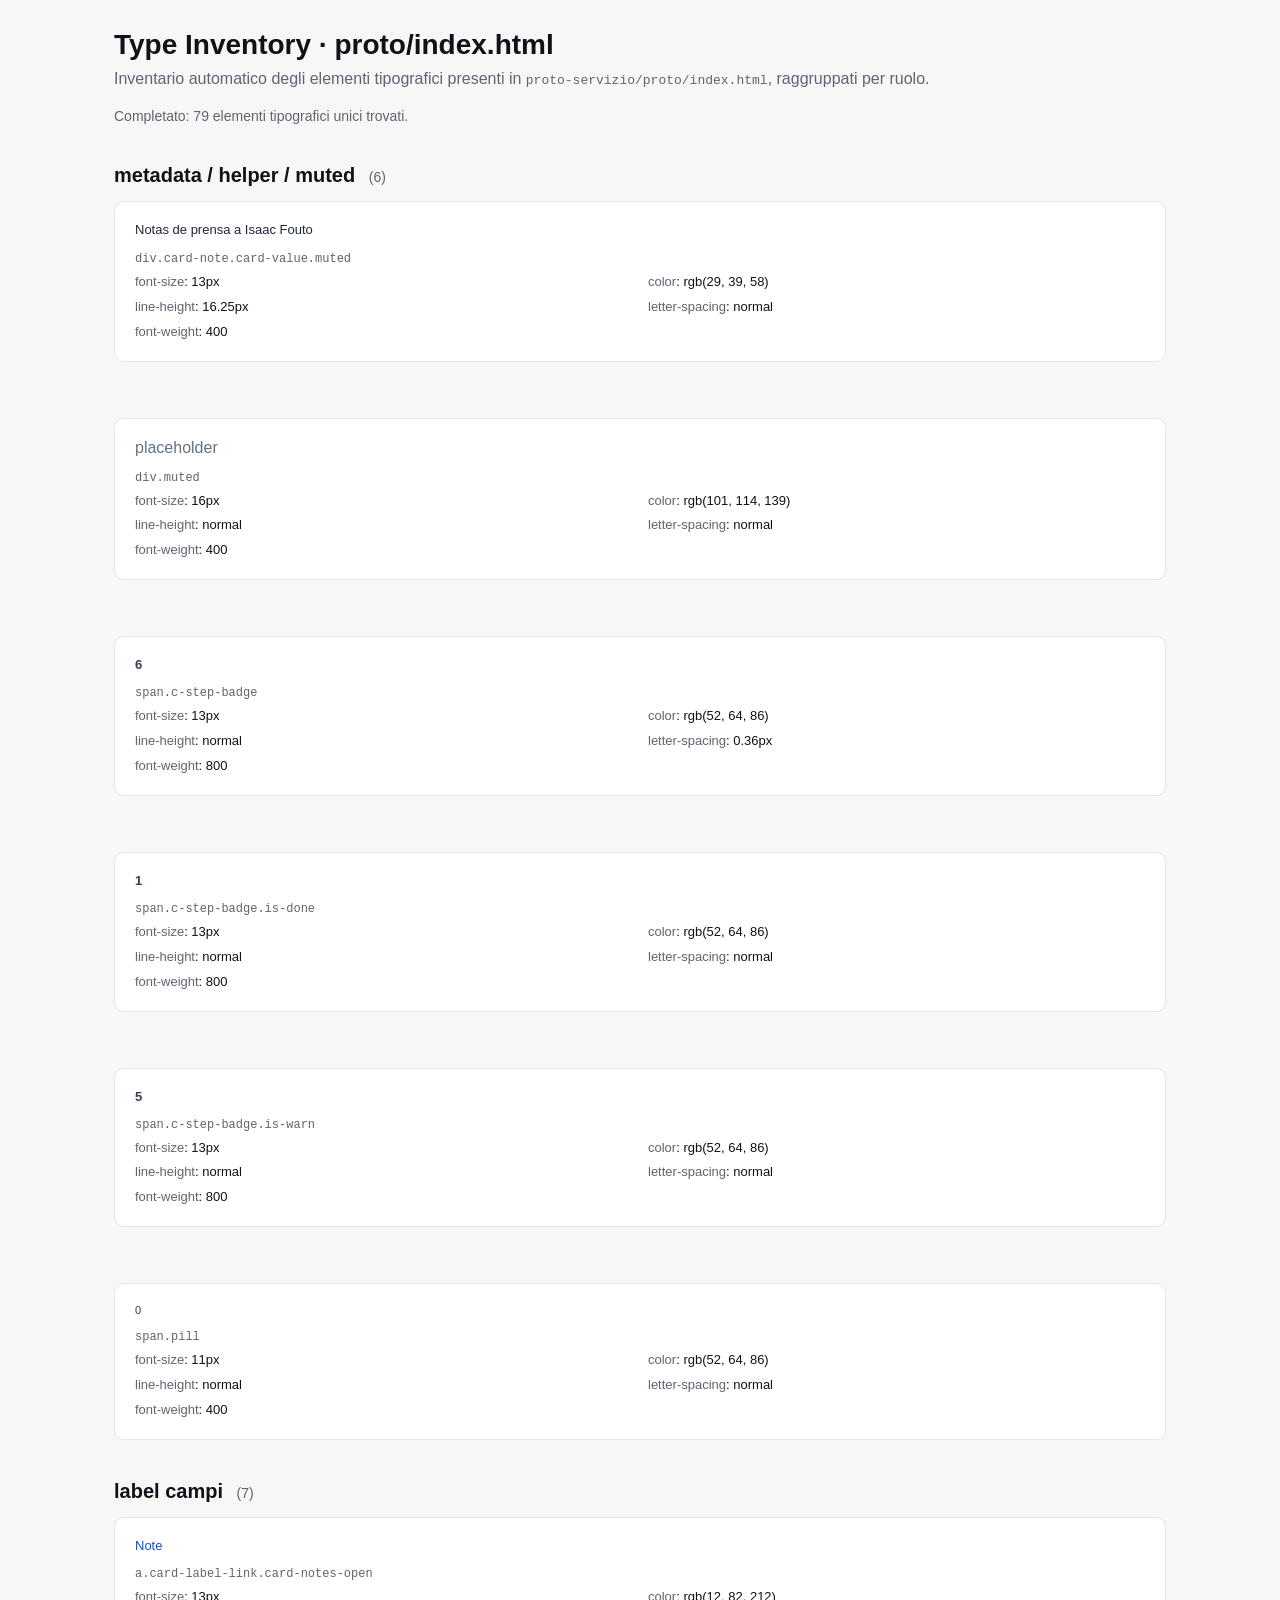
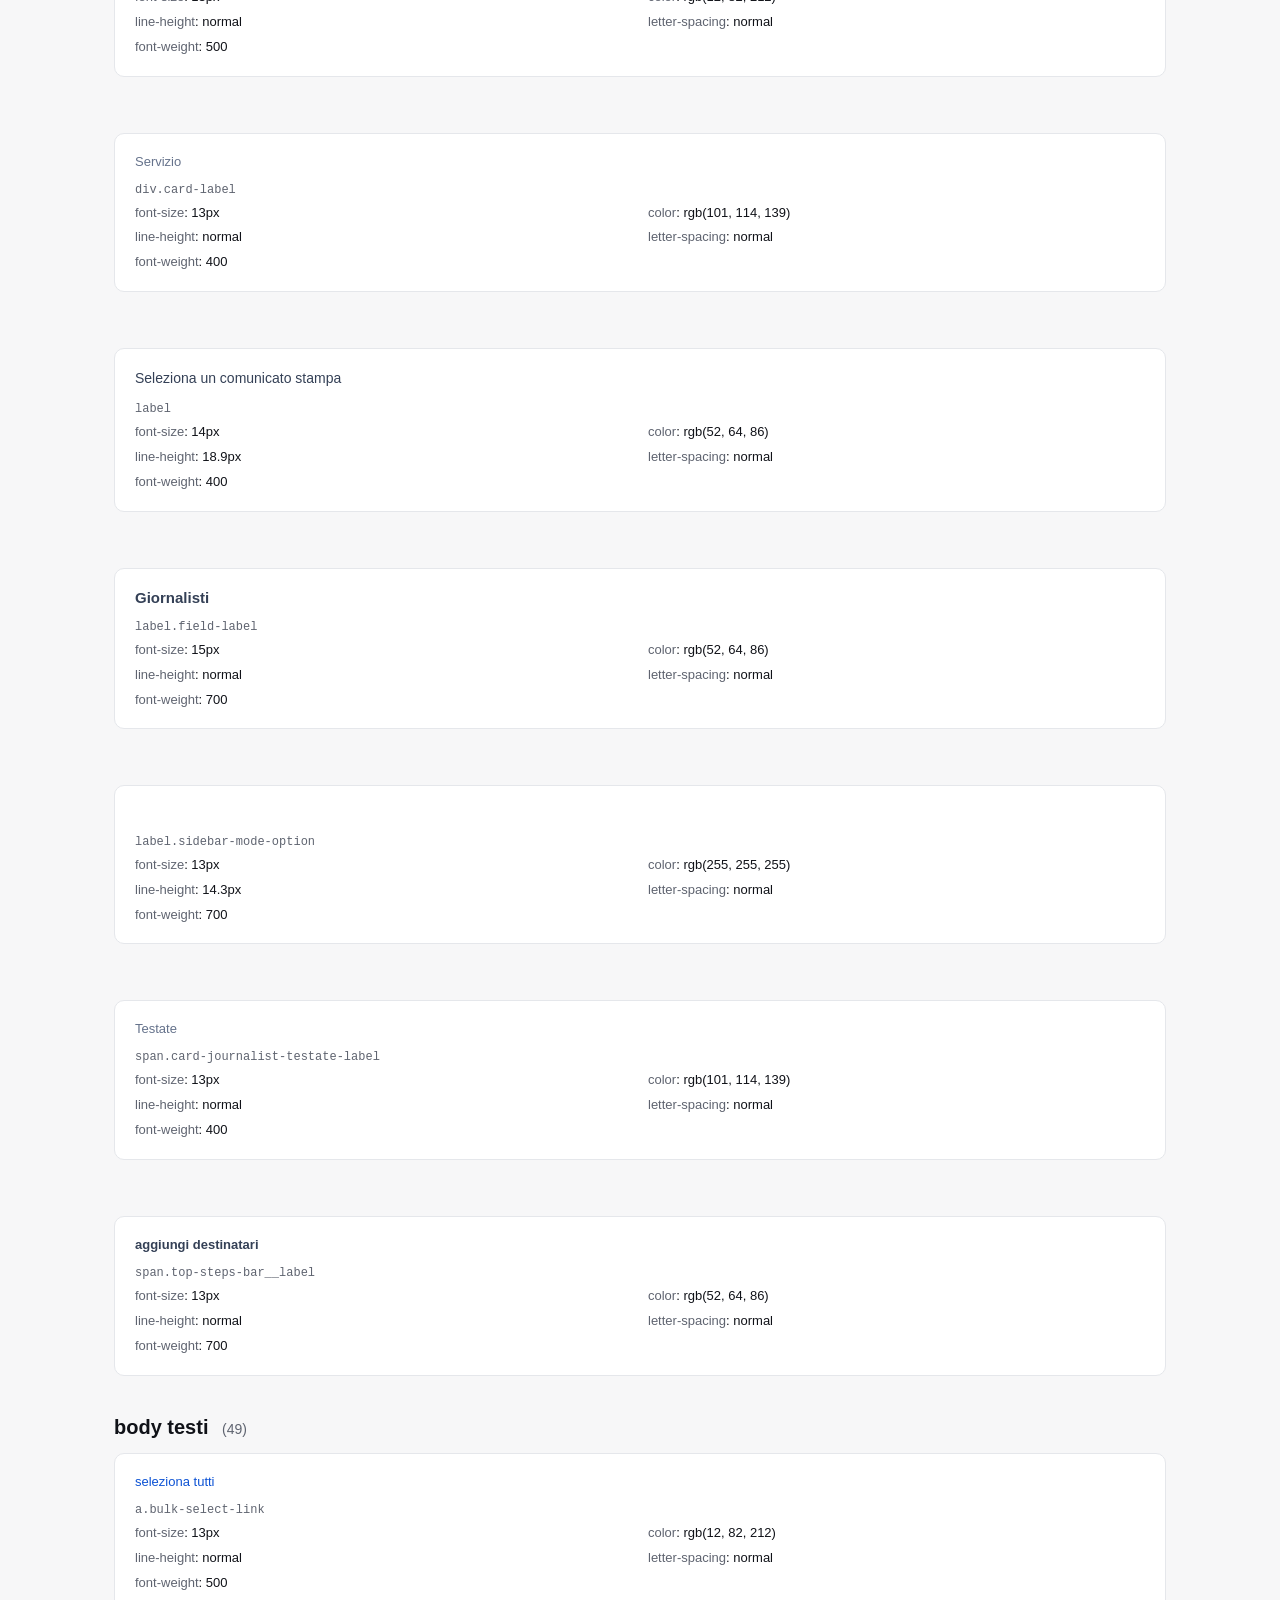
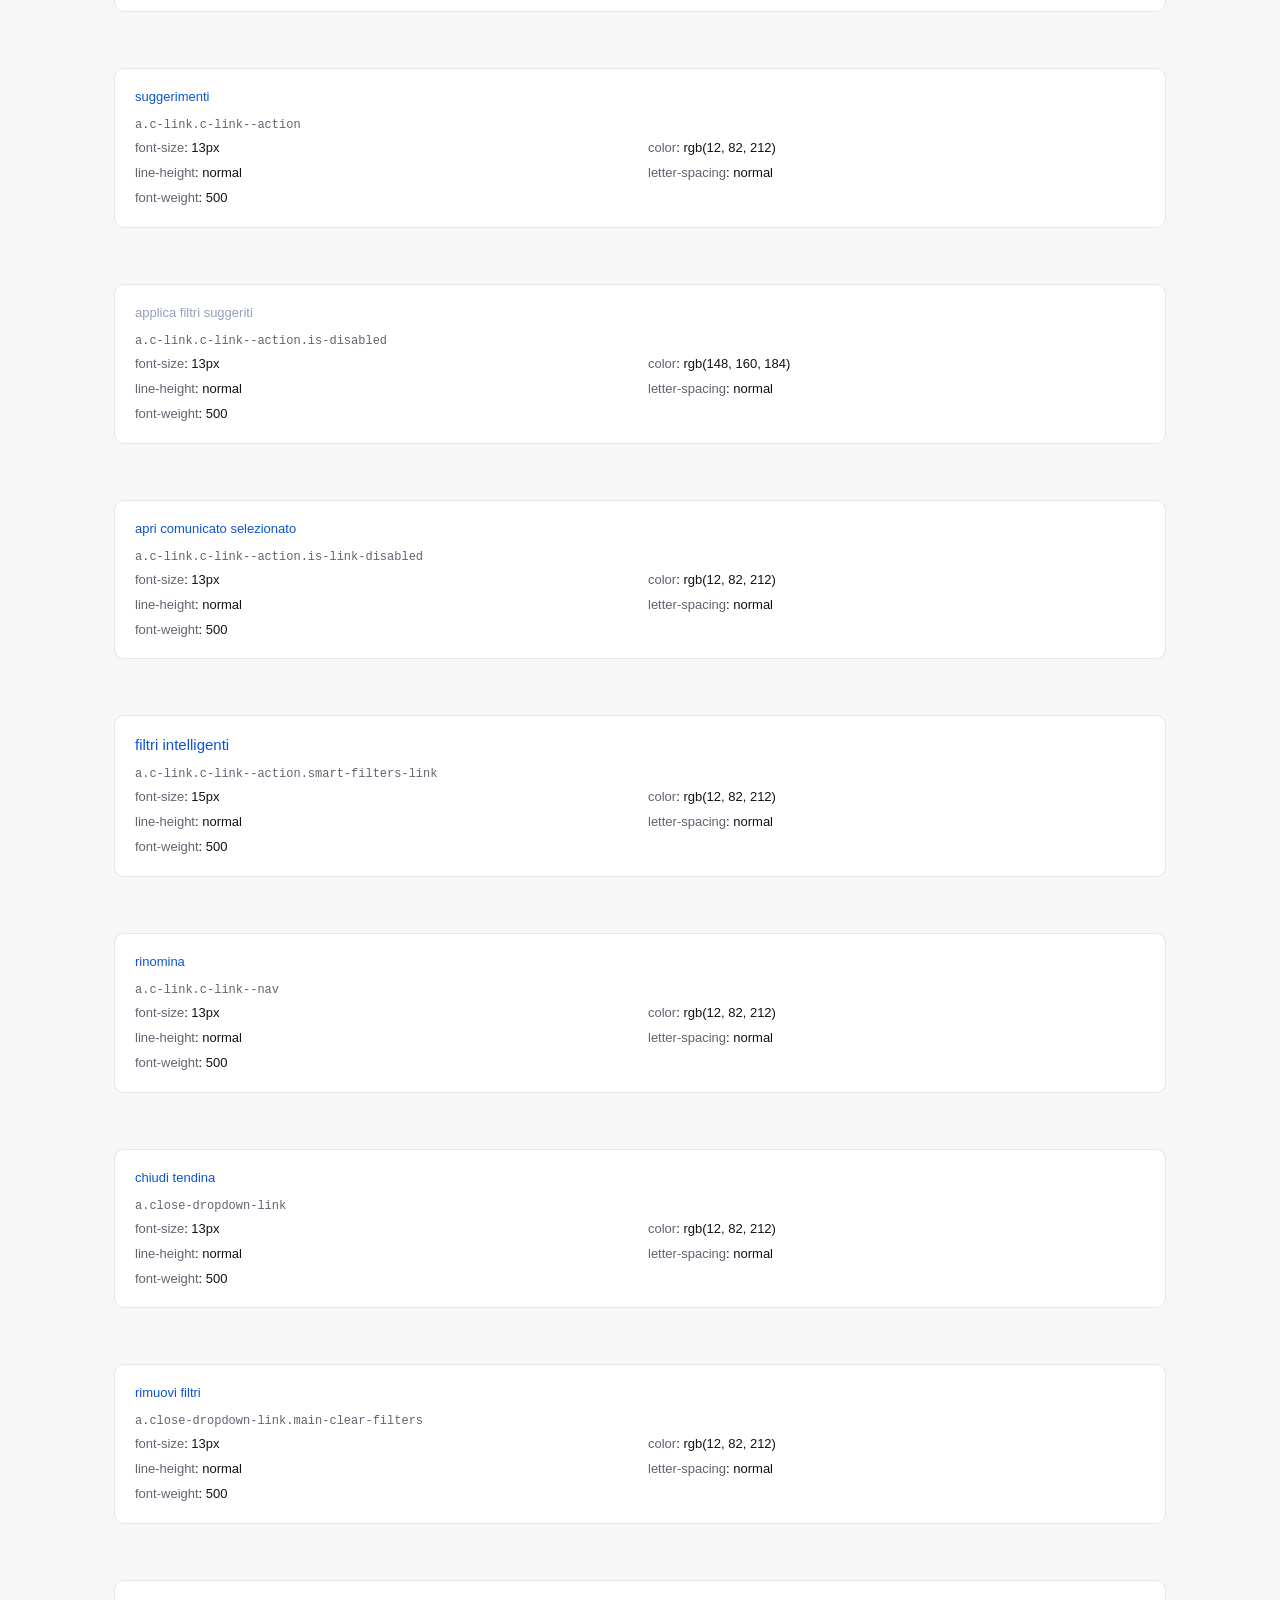
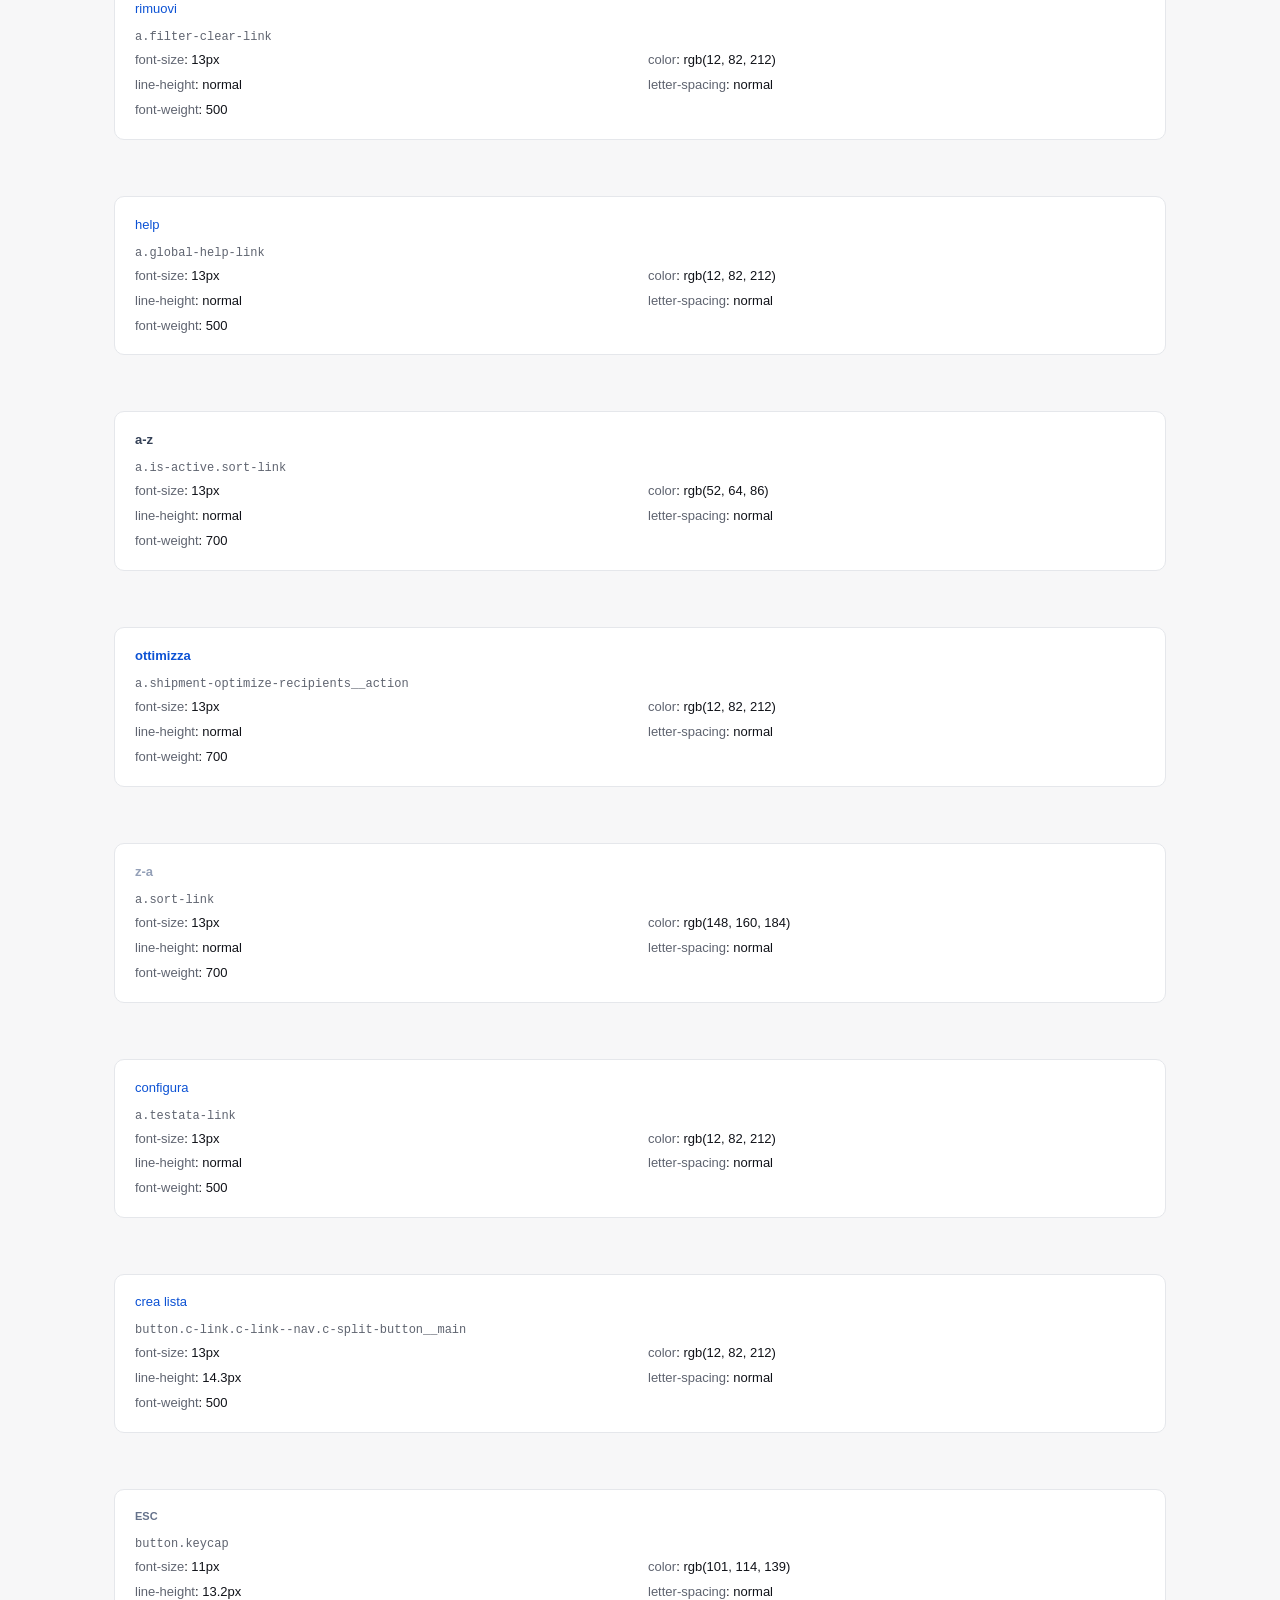
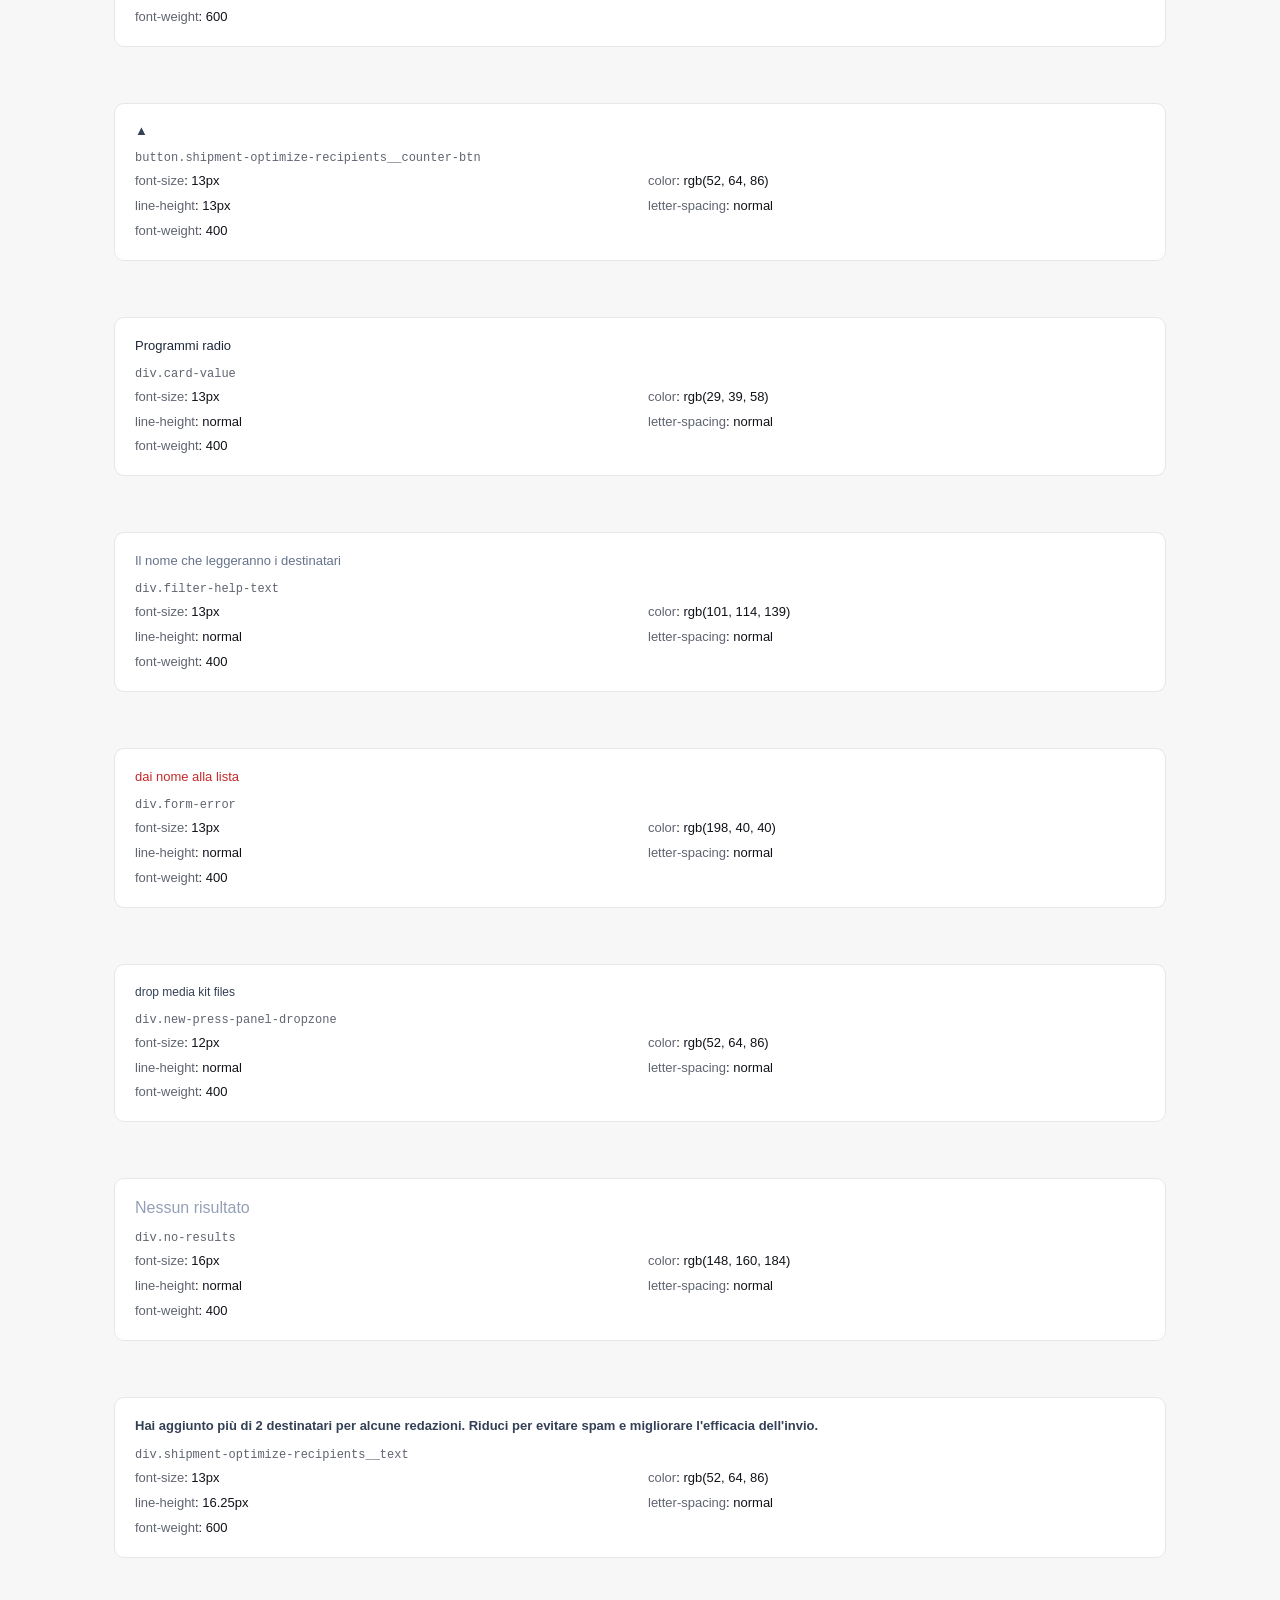
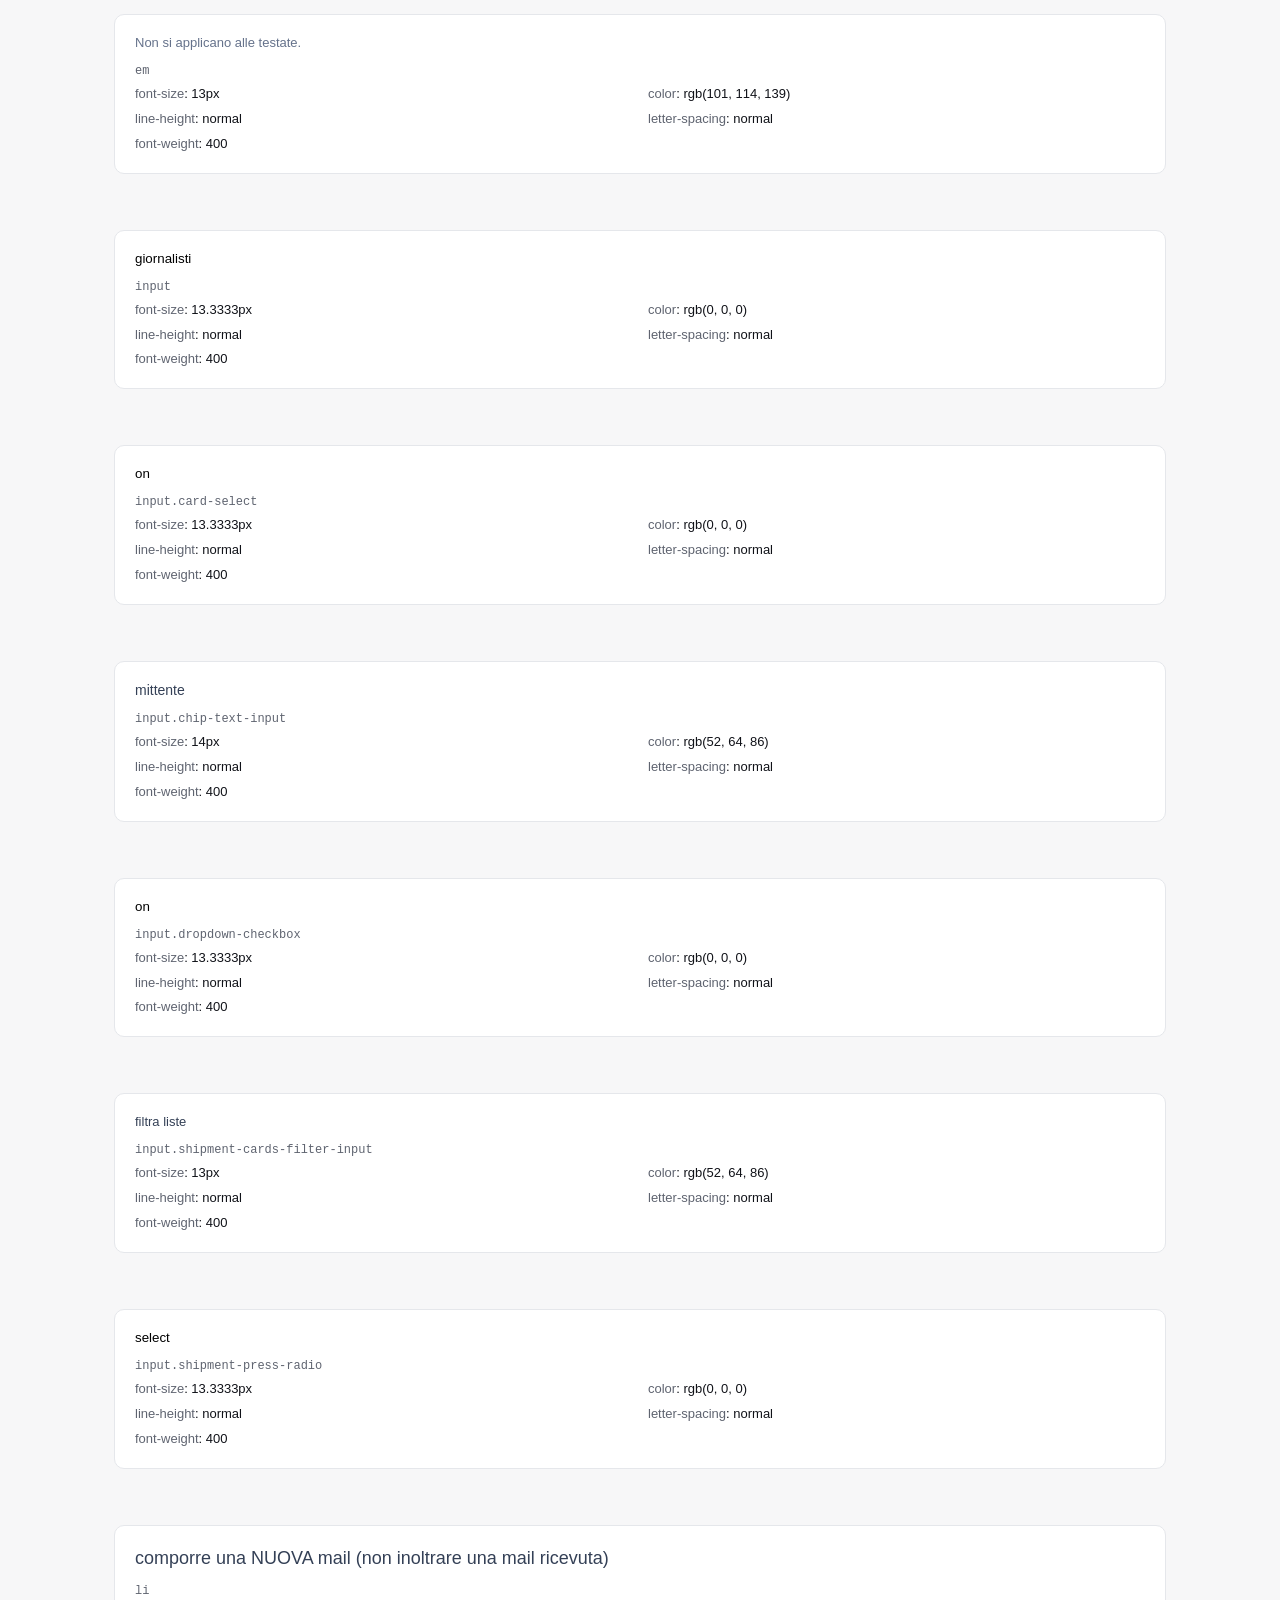
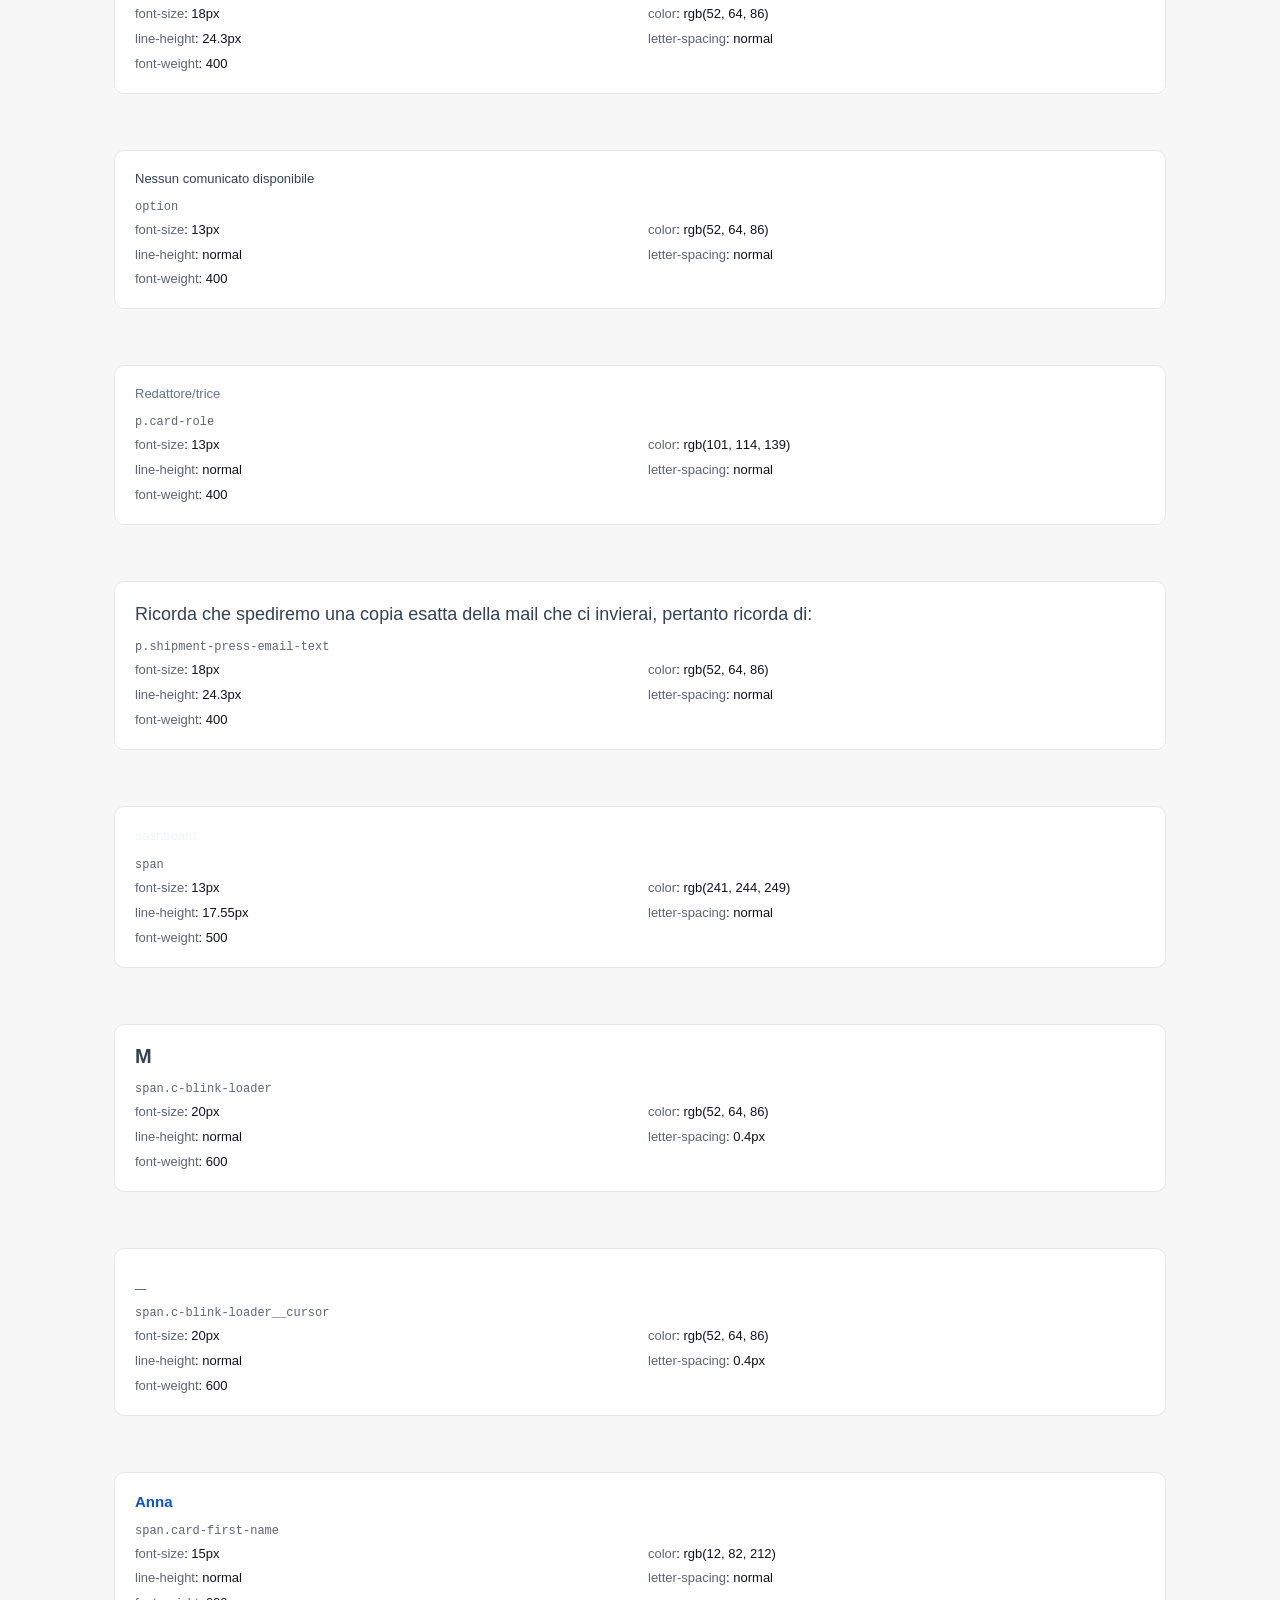
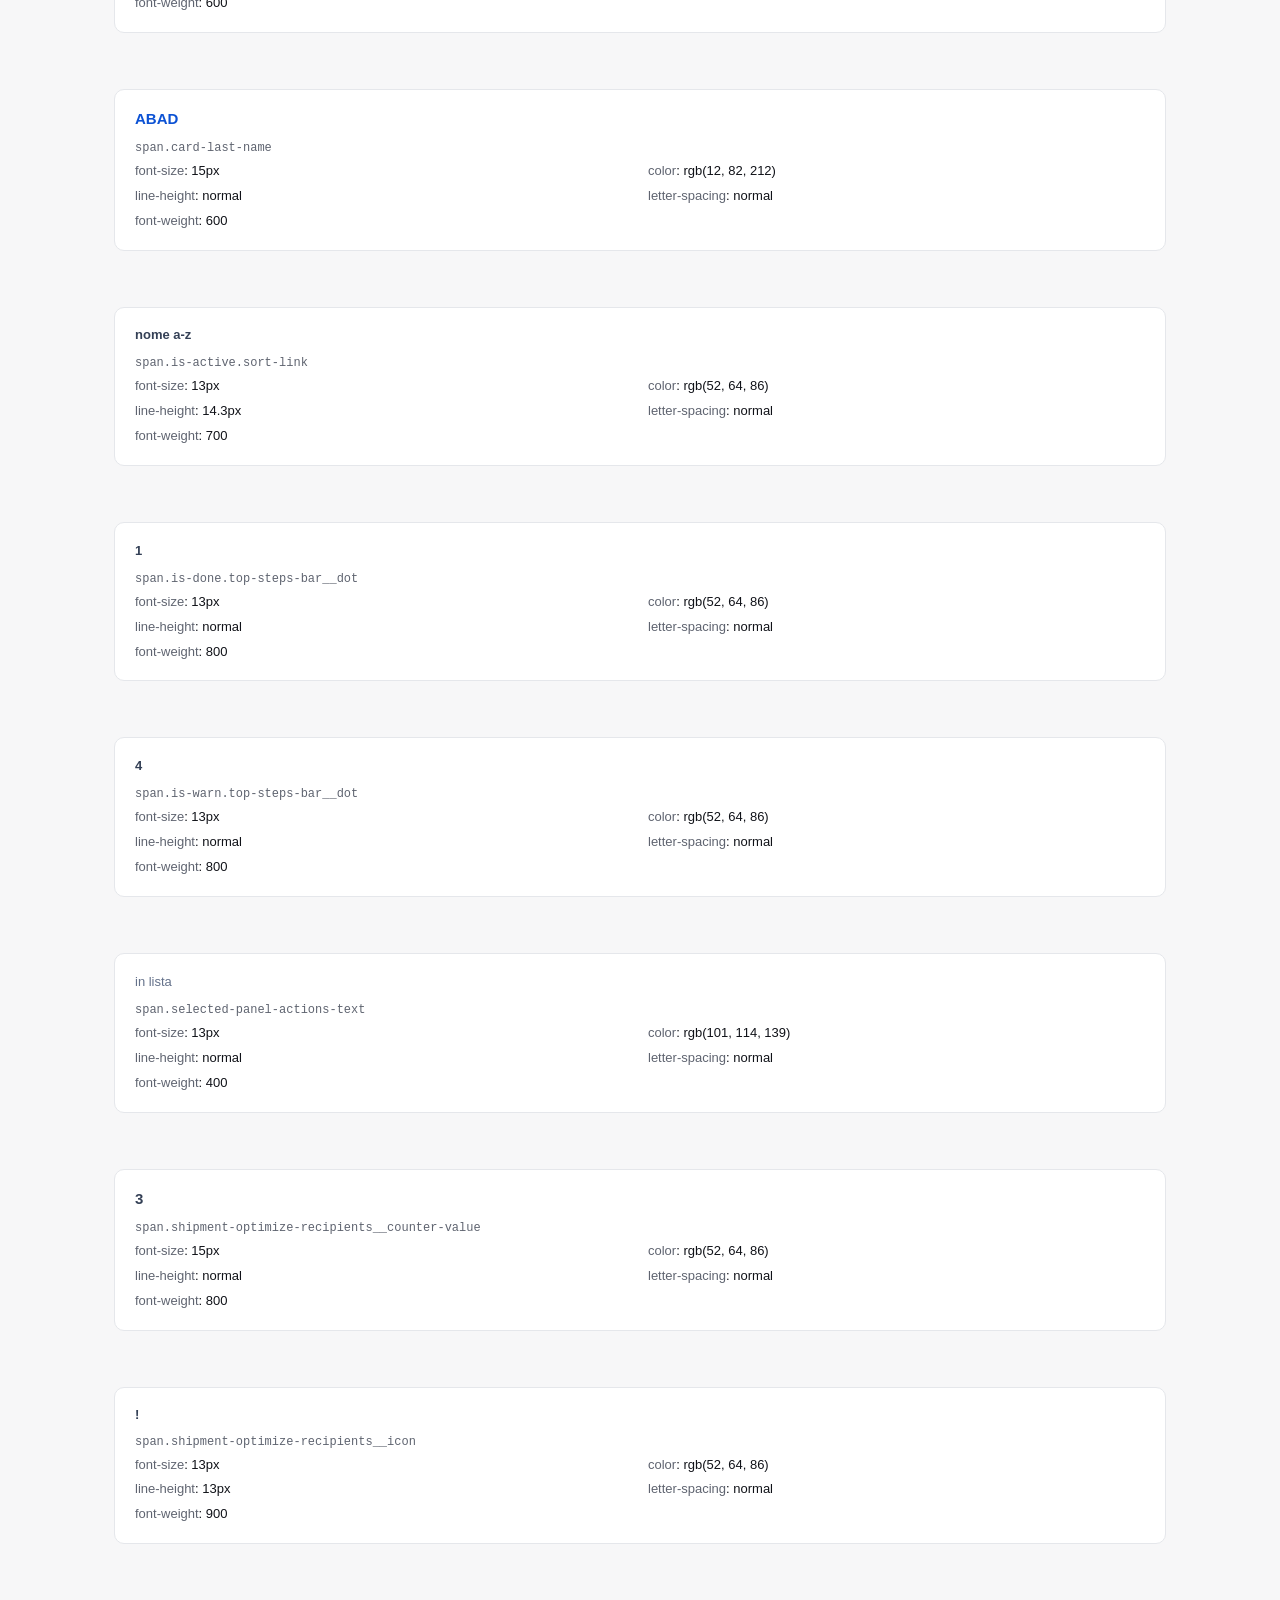
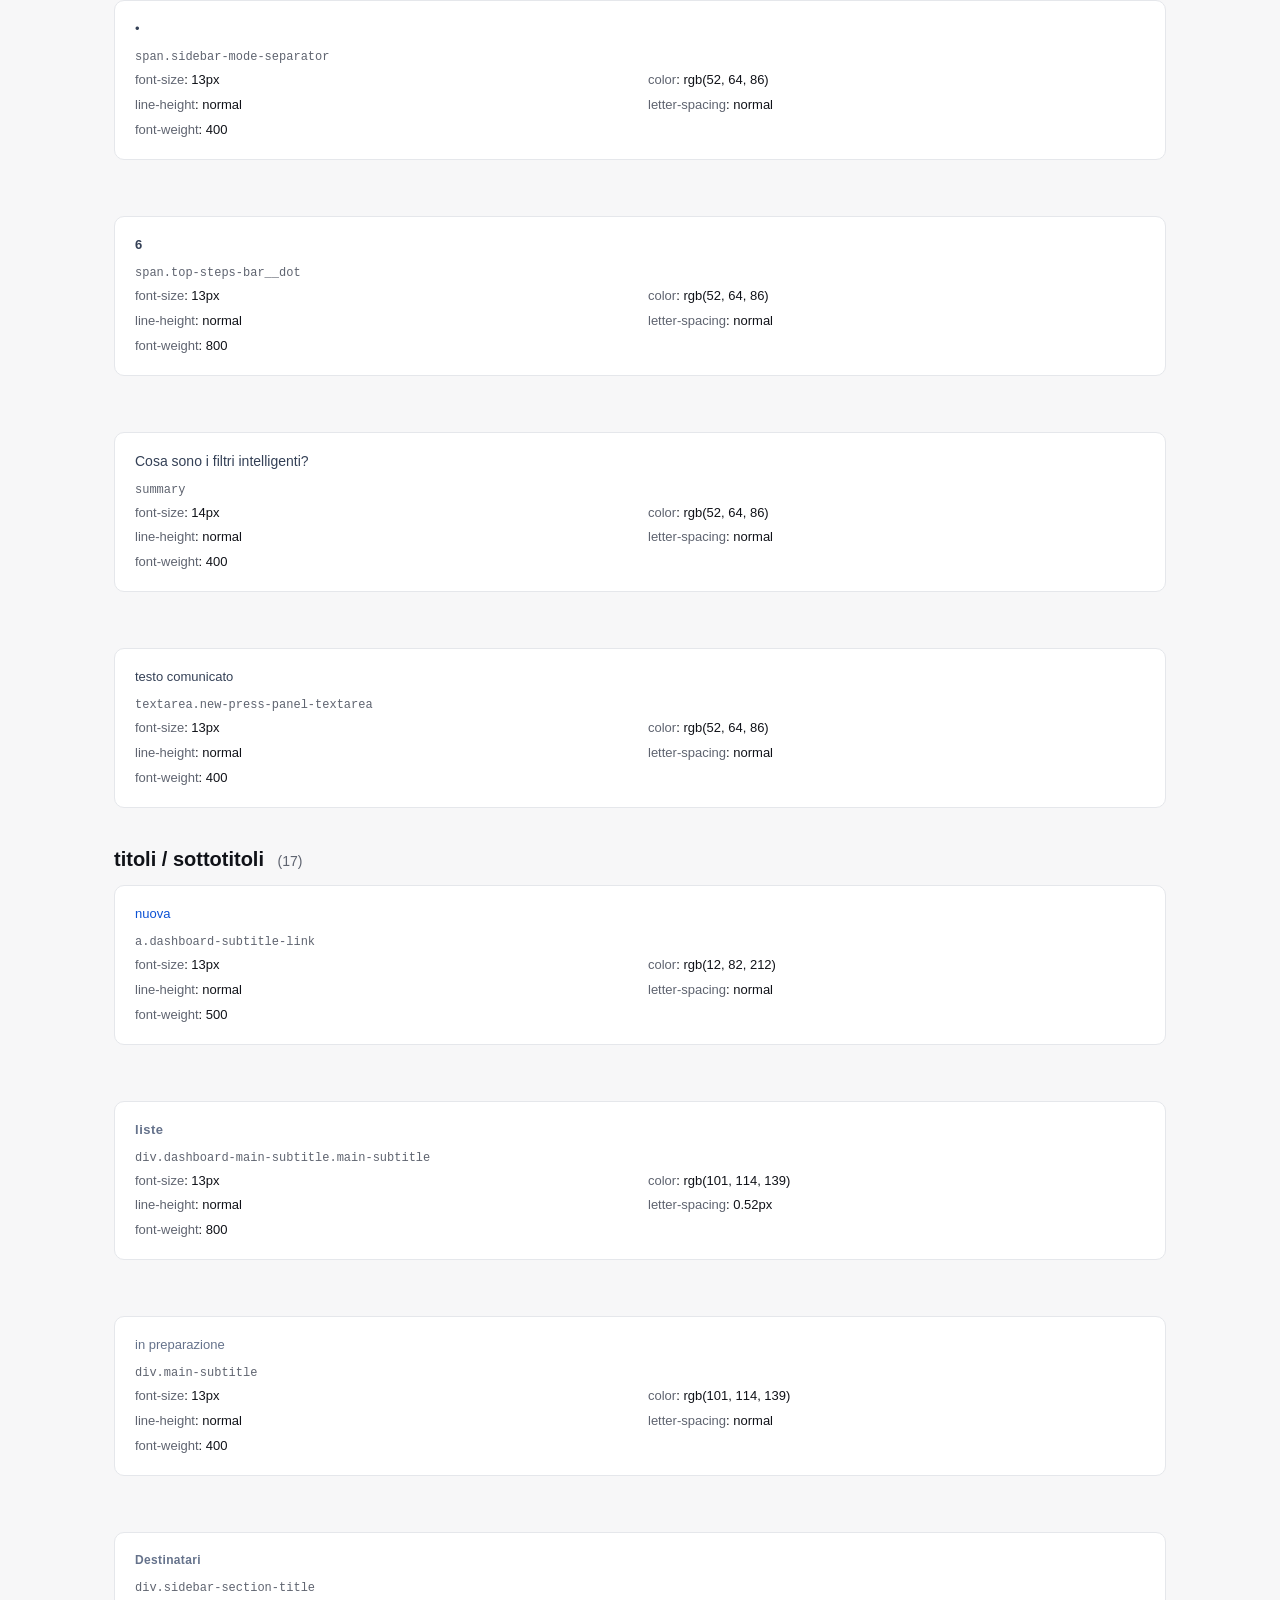
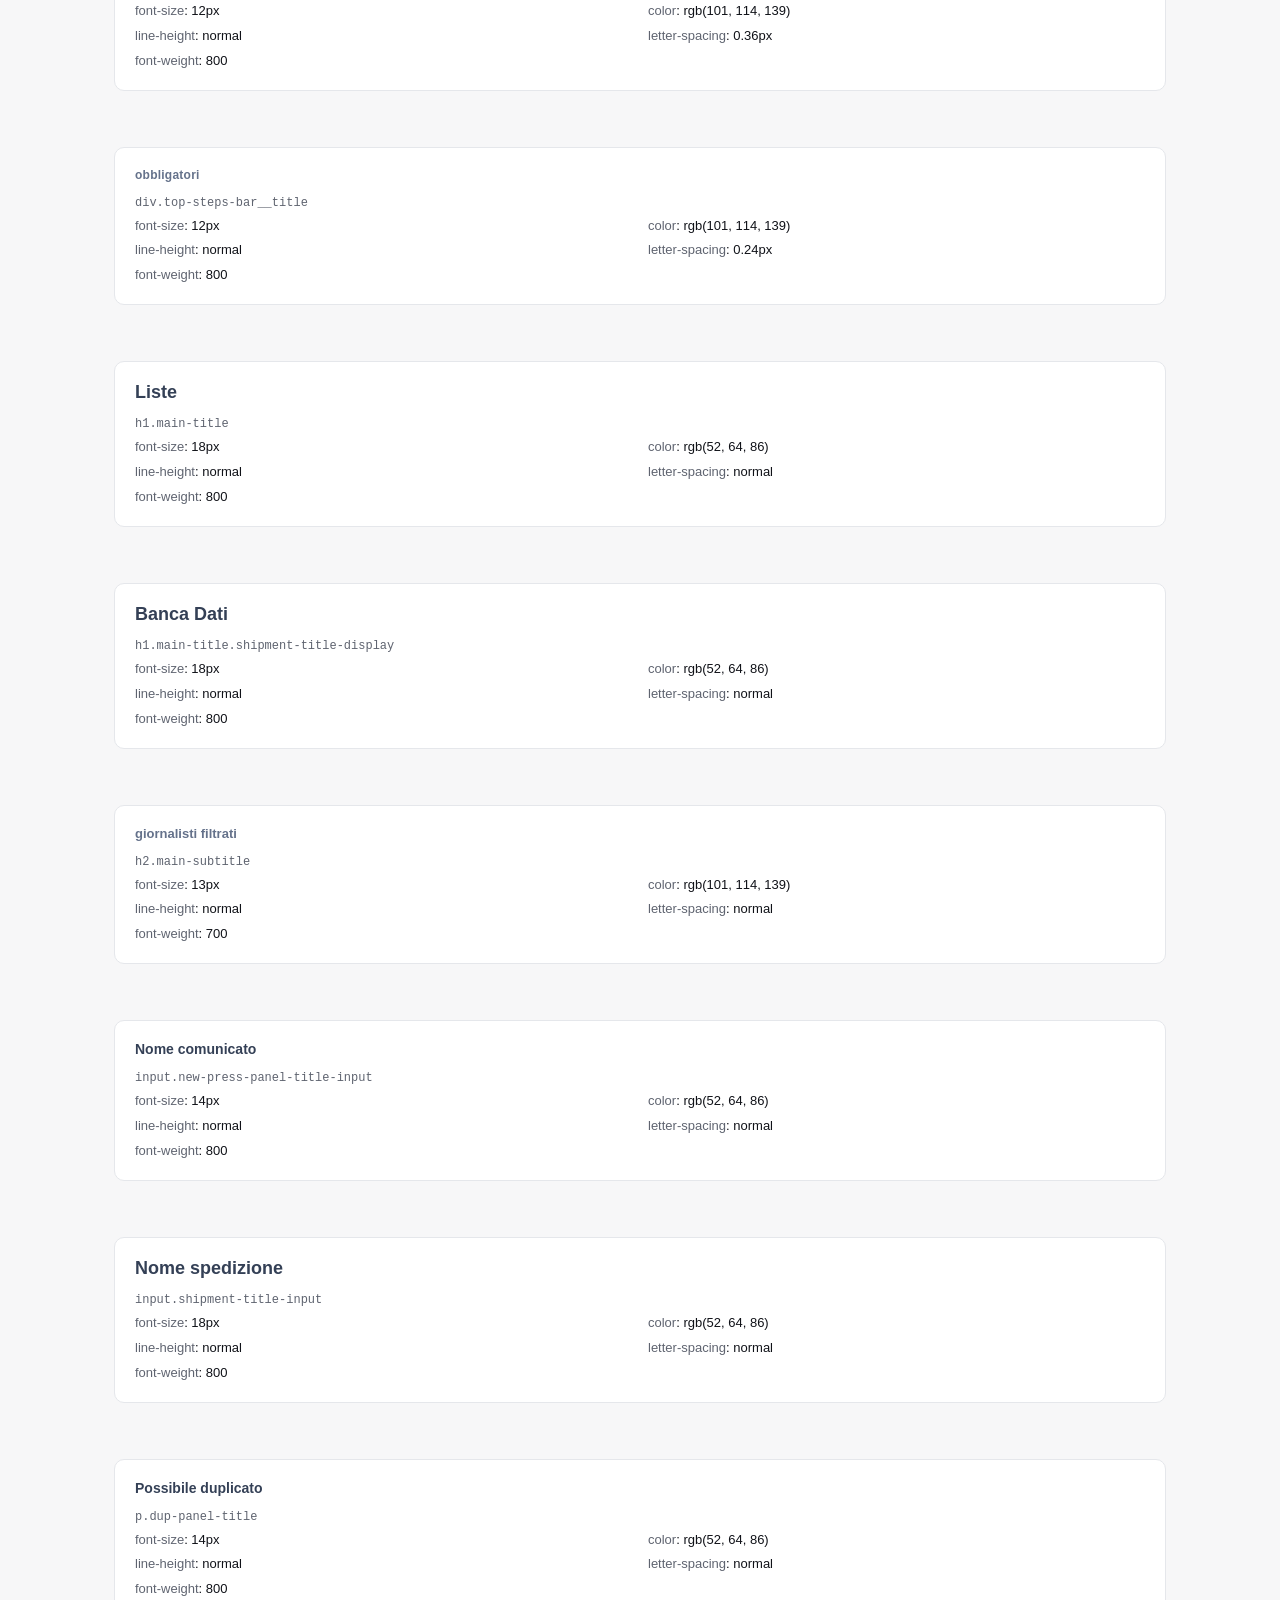
<file: type.html>
<!doctype html>
<html lang="it">
  <head>
    <meta charset="UTF-8" />
    <meta name="viewport" content="width=device-width, initial-scale=1.0" />
    <title>Type Inventory</title>
    <style>
      :root {
        --bg: #f7f7f8;
        --panel: #ffffff;
        --text: #101218;
        --muted: #5f6470;
        --border: #e5e7eb;
      }

      * {
        box-sizing: border-box;
      }

      body {
        margin: 0;
        font-family: "Helvetica Neue", Helvetica, Arial, sans-serif;
        color: var(--text);
        background: var(--bg);
      }

      .page {
        max-width: 1100px;
        margin: 0 auto;
        padding: 28px 24px 80px;
      }

      .title {
        font-size: 28px;
        line-height: 1.2;
        margin: 0 0 8px;
      }

      .intro {
        margin: 0 0 20px;
        color: var(--muted);
      }

      .status {
        margin: 0 0 26px;
        color: var(--muted);
        font-size: 14px;
      }

      .role-section {
        margin-top: 40px;
      }

      .role-title {
        margin: 0 0 14px;
        font-size: 20px;
      }

      .role-count {
        font-size: 14px;
        color: var(--muted);
        margin-left: 8px;
        font-weight: 400;
      }

      .role-list {
        display: flex;
        flex-direction: column;
        gap: 56px;
      }

      .specimen {
        background: var(--panel);
        border: 1px solid var(--border);
        border-radius: 10px;
        padding: 20px;
      }

      .specimen-preview {
        margin: 0 0 14px;
        white-space: pre-wrap;
        word-break: break-word;
      }

      .specimen-id {
        margin: 0 0 8px;
        font-size: 12px;
        color: var(--muted);
        font-family: Menlo, Monaco, Consolas, "Courier New", monospace;
      }

      .specimen-props {
        margin: 0;
        padding: 0;
        list-style: none;
        display: grid;
        grid-template-columns: repeat(2, minmax(0, 1fr));
        gap: 8px 16px;
      }

      .specimen-props li {
        font-size: 13px;
        line-height: 1.3;
      }

      .prop-label {
        color: var(--muted);
      }

      .hidden-frame {
        position: absolute;
        width: 1px;
        height: 1px;
        opacity: 0;
        pointer-events: none;
        border: 0;
      }

      @media (max-width: 780px) {
        .specimen-props {
          grid-template-columns: minmax(0, 1fr);
        }
      }
    </style>
  </head>
  <body>
    <div class="page">
      <h1 class="title">Type Inventory · proto/index.html</h1>
      <p class="intro">
        Inventario automatico degli elementi tipografici presenti in
        <code>proto-servizio/proto/index.html</code>, raggruppati per ruolo.
      </p>
      <p class="status" id="status">Caricamento e analisi in corso…</p>

      <div id="output"></div>
    </div>

    <iframe
      id="sourceFrame"
      class="hidden-frame"
      src="./proto-servizio/proto/index.html"
      title="source"
    ></iframe>

    <script>
      const ROLES = [
        "metadata_helper_muted",
        "label_campi",
        "body_testi",
        "titoli_sottotitoli",
      ];

      const ROLE_LABELS = {
        metadata_helper_muted: "metadata / helper / muted",
        label_campi: "label campi",
        body_testi: "body testi",
        titoli_sottotitoli: "titoli / sottotitoli",
      };

      const statusEl = document.getElementById("status");
      const outputEl = document.getElementById("output");
      const frame = document.getElementById("sourceFrame");

      function normalizeSpace(v) {
        return String(v || "")
          .replace(/\s+/g, " ")
          .trim();
      }

      function getDirectText(el) {
        if (!el) return "";
        const chunks = [];
        for (const node of el.childNodes || []) {
          if (node.nodeType === Node.TEXT_NODE) {
            const txt = normalizeSpace(node.textContent);
            if (txt) chunks.push(txt);
          }
        }

        if (chunks.length) return chunks.join(" ");

        const tag = String(el.tagName || "").toLowerCase();
        if (tag === "input") {
          return (
            normalizeSpace(el.getAttribute("placeholder")) ||
            normalizeSpace(el.value) ||
            normalizeSpace(el.getAttribute("aria-label"))
          );
        }
        if (tag === "textarea") {
          return (
            normalizeSpace(el.getAttribute("placeholder")) ||
            normalizeSpace(el.value) ||
            normalizeSpace(el.getAttribute("aria-label"))
          );
        }
        if (tag === "option") {
          return normalizeSpace(el.textContent) || normalizeSpace(el.value);
        }

        return "";
      }

      function isTypographicCandidate(el) {
        const tag = String(el.tagName || "").toLowerCase();
        const allowedTags = new Set([
          "a",
          "span",
          "p",
          "div",
          "label",
          "button",
          "li",
          "td",
          "th",
          "h1",
          "h2",
          "h3",
          "h4",
          "h5",
          "h6",
          "small",
          "strong",
          "em",
          "option",
          "summary",
          "input",
          "textarea",
        ]);
        if (!allowedTags.has(tag)) return false;

        const txt = getDirectText(el);
        if (!txt) return false;

        if (txt === "×") return false;
        return true;
      }

      function buildSignature(el) {
        const tag = String(el.tagName || "").toLowerCase();
        const classes = Array.from(el.classList || []).sort();
        return `${tag}${classes.length ? "." + classes.join(".") : ""}`;
      }

      function classifyRole(el) {
        const tag = String(el.tagName || "").toLowerCase();
        const classes = Array.from(el.classList || [])
          .join(" ")
          .toLowerCase();

        const isHeadingTag = /^h[1-6]$/.test(tag);
        const isHeadingClass =
          /(main-title|main-subtitle|title|subtitle|heading|header)/.test(
            classes,
          );
        if (isHeadingTag || isHeadingClass) return "titoli_sottotitoli";

        const isLabelTag = tag === "label";
        const isLabelClass = /(field-label|label|sidebar-section-title)/.test(
          classes,
        );
        if (isLabelTag || isLabelClass) return "label_campi";

        const isMetaClass =
          /(muted|meta|helper|hint|note|caption|pill|badge)/.test(classes);
        if (isMetaClass || tag === "small") return "metadata_helper_muted";

        return "body_testi";
      }

      function toItem(el, win) {
        const style = win.getComputedStyle(el);
        return {
          signature: buildSignature(el),
          role: classifyRole(el),
          preview: getDirectText(el),
          props: {
            fontSize: style.fontSize,
            color: style.color,
            lineHeight: style.lineHeight,
            letterSpacing: style.letterSpacing,
            fontWeight: style.fontWeight,
          },
        };
      }

      function renderRoleSection(role, items) {
        const section = document.createElement("section");
        section.className = "role-section";

        const h2 = document.createElement("h2");
        h2.className = "role-title";
        h2.innerHTML = `${ROLE_LABELS[role]} <span class="role-count">(${items.length})</span>`;
        section.appendChild(h2);

        const list = document.createElement("div");
        list.className = "role-list";

        for (const it of items) {
          const card = document.createElement("div");
          card.className = "specimen";

          const preview = document.createElement("div");
          preview.className = "specimen-preview";
          preview.textContent = it.preview;
          preview.style.fontSize = it.props.fontSize;
          preview.style.color = it.props.color;
          preview.style.lineHeight = it.props.lineHeight;
          preview.style.letterSpacing = it.props.letterSpacing;
          preview.style.fontWeight = it.props.fontWeight;
          card.appendChild(preview);

          const id = document.createElement("p");
          id.className = "specimen-id";
          id.textContent = it.signature;
          card.appendChild(id);

          const ul = document.createElement("ul");
          ul.className = "specimen-props";

          const rows = [
            ["font-size", it.props.fontSize],
            ["color", it.props.color],
            ["line-height", it.props.lineHeight],
            ["letter-spacing", it.props.letterSpacing],
            ["font-weight", it.props.fontWeight],
          ];

          for (const [k, v] of rows) {
            const li = document.createElement("li");
            li.innerHTML = `<span class="prop-label">${k}</span>: ${v}`;
            ul.appendChild(li);
          }

          card.appendChild(ul);
          list.appendChild(card);
        }

        section.appendChild(list);
        return section;
      }

      function runInventory() {
        try {
          const doc = frame.contentDocument;
          const win = frame.contentWindow;
          if (!doc || !win) {
            statusEl.textContent =
              "Impossibile accedere al documento sorgente. Avvia il progetto da web server locale.";
            return;
          }

          const nodes = Array.from(doc.querySelectorAll("*"));
          const bySignature = new Map();

          for (const el of nodes) {
            if (!isTypographicCandidate(el)) continue;
            const item = toItem(el, win);
            if (!bySignature.has(item.signature)) {
              bySignature.set(item.signature, item);
            }
          }

          const grouped = {
            metadata_helper_muted: [],
            label_campi: [],
            body_testi: [],
            titoli_sottotitoli: [],
          };

          for (const item of bySignature.values()) {
            grouped[item.role].push(item);
          }

          for (const role of ROLES) {
            grouped[role].sort((a, b) =>
              a.signature.localeCompare(b.signature, "it", {
                sensitivity: "base",
              }),
            );
            outputEl.appendChild(renderRoleSection(role, grouped[role]));
          }

          const total = Array.from(bySignature.keys()).length;
          statusEl.textContent = `Completato: ${total} elementi tipografici unici trovati.`;
        } catch (err) {
          statusEl.textContent = `Errore durante l'analisi: ${String(err && err.message ? err.message : err)}`;
        }
      }

      frame.addEventListener("load", () => {
        setTimeout(runInventory, 900);
      });
    </script>
  </body>
</html>
</file>
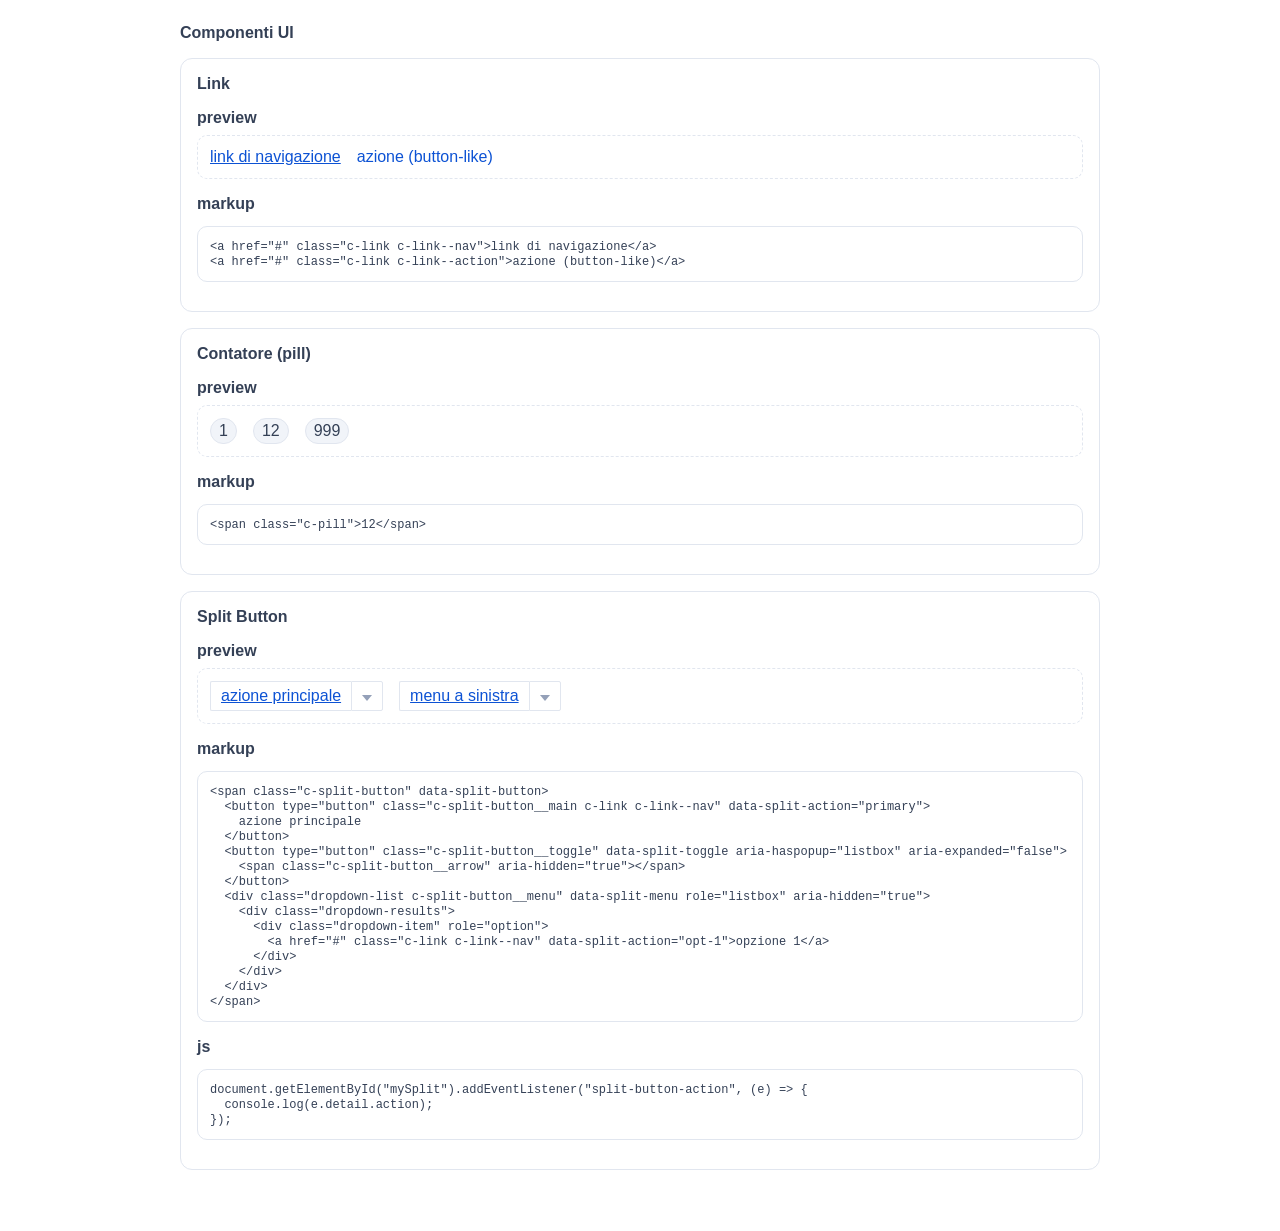
<file: proto-servizio/proto/components.html>
<!DOCTYPE html>
<html lang="it">
  <head>
    <meta charset="UTF-8" />
    <meta name="viewport" content="width=device-width, initial-scale=1.0" />
    <title>Componenti UI</title>
    <link rel="stylesheet" href="./style.css" />
    <style>
      body {
        padding: 24px;
      }
      .components-page {
        max-width: 920px;
        margin: 0 auto;
      }
      .component {
        border: 1px solid var(--grey-200);
        border-radius: 12px;
        padding: 16px;
        background: var(--white);
        margin-bottom: 16px;
      }
      .component-title {
        margin: 0 0 12px 0;
        font-size: var(--fs-xl);
        font-weight: 800;
      }
      .component-subtitle {
        margin: 16px 0 8px 0;
        font-size: var(--fs-md);
        font-weight: 800;
      }
      .preview {
        border: 1px dashed var(--grey-200);
        border-radius: 10px;
        padding: 12px;
        background: var(--grey-025);
      }
      pre {
        background: var(--grey-025);
        border: 1px solid var(--grey-200);
        border-radius: 10px;
        padding: 12px;
        overflow: auto;
      }
      code {
        font-family: ui-monospace, SFMono-Regular, Menlo, Monaco, Consolas,
          "Liberation Mono", "Courier New", monospace;
        font-size: 12px;
      }
    </style>
  </head>
  <body>
    <div class="components-page">
      <h1 class="main-title" style="margin: 0 0 16px 0">Componenti UI</h1>

      <section class="component" id="link">
        <h2 class="component-title">Link</h2>

        <div class="component-subtitle">preview</div>
        <div class="preview" style="display: flex; gap: 16px; flex-wrap: wrap">
          <a href="#" class="c-link c-link--nav">link di navigazione</a>
          <a href="#" class="c-link c-link--action">azione (button-like)</a>
        </div>

        <div class="component-subtitle">markup</div>
        <pre><code>&lt;a href=&quot;#&quot; class=&quot;c-link c-link--nav&quot;&gt;link di navigazione&lt;/a&gt;
&lt;a href=&quot;#&quot; class=&quot;c-link c-link--action&quot;&gt;azione (button-like)&lt;/a&gt;
</code></pre>
      </section>

      <section class="component" id="pill">
        <h2 class="component-title">Contatore (pill)</h2>

        <div class="component-subtitle">preview</div>
        <div class="preview" style="display: flex; gap: 16px; flex-wrap: wrap">
          <span class="c-pill">1</span>
          <span class="c-pill">12</span>
          <span class="c-pill">999</span>
        </div>

        <div class="component-subtitle">markup</div>
        <pre><code>&lt;span class=&quot;c-pill&quot;&gt;12&lt;/span&gt;
</code></pre>
      </section>

      <section class="component" id="split-button">
        <h2 class="component-title">Split Button</h2>

        <div class="component-subtitle">preview</div>
        <div class="preview" style="display: flex; gap: 16px; flex-wrap: wrap">
          <span class="c-split-button" id="mySplit" data-split-button>
            <button
              type="button"
              class="c-split-button__main c-link c-link--nav"
              data-split-action="primary"
            >
              azione principale
            </button>
            <button
              type="button"
              class="c-split-button__toggle"
              data-split-toggle
              aria-haspopup="listbox"
              aria-expanded="false"
            >
              <span class="c-split-button__arrow" aria-hidden="true"></span>
            </button>
            <div
              class="dropdown-list c-split-button__menu"
              data-split-menu
              role="listbox"
              aria-hidden="true"
            >
              <div class="dropdown-results">
                <div class="dropdown-item" role="option">
                  <a
                    href="#"
                    class="c-link c-link--nav"
                    data-split-action="opt-1"
                    >opzione 1</a
                  >
                </div>
                <div class="dropdown-item" role="option">
                  <a
                    href="#"
                    class="c-link c-link--nav"
                    data-split-action="opt-2"
                    >opzione 2</a
                  >
                </div>
              </div>
            </div>
          </span>

          <span
            class="c-split-button c-split-button--menu-left"
            id="mySplitLeft"
            data-split-button
          >
            <button
              type="button"
              class="c-split-button__main c-link c-link--nav"
              data-split-action="primary"
            >
              menu a sinistra
            </button>
            <button
              type="button"
              class="c-split-button__toggle"
              data-split-toggle
              aria-haspopup="listbox"
              aria-expanded="false"
            >
              <span class="c-split-button__arrow" aria-hidden="true"></span>
            </button>
            <div
              class="dropdown-list c-split-button__menu"
              data-split-menu
              role="listbox"
              aria-hidden="true"
            >
              <div class="dropdown-results">
                <div class="dropdown-item" role="option">
                  <a
                    href="#"
                    class="c-link c-link--nav"
                    data-split-action="opt-1"
                    >opzione 1</a
                  >
                </div>
                <div class="dropdown-item" role="option">
                  <a
                    href="#"
                    class="c-link c-link--nav"
                    data-split-action="opt-2"
                    >opzione 2</a
                  >
                </div>
              </div>
            </div>
          </span>
        </div>

        <div class="component-subtitle">markup</div>
        <pre><code>&lt;span class=&quot;c-split-button&quot; data-split-button&gt;
  &lt;button type=&quot;button&quot; class=&quot;c-split-button__main c-link c-link--nav&quot; data-split-action=&quot;primary&quot;&gt;
    azione principale
  &lt;/button&gt;
  &lt;button type=&quot;button&quot; class=&quot;c-split-button__toggle&quot; data-split-toggle aria-haspopup=&quot;listbox&quot; aria-expanded=&quot;false&quot;&gt;
    &lt;span class=&quot;c-split-button__arrow&quot; aria-hidden=&quot;true&quot;&gt;&lt;/span&gt;
  &lt;/button&gt;
  &lt;div class=&quot;dropdown-list c-split-button__menu&quot; data-split-menu role=&quot;listbox&quot; aria-hidden=&quot;true&quot;&gt;
    &lt;div class=&quot;dropdown-results&quot;&gt;
      &lt;div class=&quot;dropdown-item&quot; role=&quot;option&quot;&gt;
        &lt;a href=&quot;#&quot; class=&quot;c-link c-link--nav&quot; data-split-action=&quot;opt-1&quot;&gt;opzione 1&lt;/a&gt;
      &lt;/div&gt;
    &lt;/div&gt;
  &lt;/div&gt;
&lt;/span&gt;
</code></pre>

        <div class="component-subtitle">js</div>
        <pre><code>document.getElementById("mySplit").addEventListener("split-button-action", (e) =&gt; {
  console.log(e.detail.action);
});
</code></pre>
      </section>
    </div>

    <script>
      function initSplitButtons() {
        const splitButtons = document.querySelectorAll("[data-split-button]");
        for (const split of splitButtons) {
          const toggle = split.querySelector("[data-split-toggle]");
          const menu = split.querySelector("[data-split-menu]");
          if (!toggle || !menu) continue;

          function closeMenu() {
            if (!menu.classList.contains("show")) return;
            menu.classList.remove("show");
            menu.setAttribute("aria-hidden", "true");
            toggle.setAttribute("aria-expanded", "false");
          }

          function toggleMenu() {
            const isOpen = menu.classList.contains("show");
            if (isOpen) {
              closeMenu();
            } else {
              menu.classList.add("show");
              menu.setAttribute("aria-hidden", "false");
              toggle.setAttribute("aria-expanded", "true");
            }
          }

          toggle.addEventListener("click", (e) => {
            e.preventDefault();
            e.stopPropagation();
            toggleMenu();
          });

          document.addEventListener(
            "click",
            (e) => {
              if (!menu.classList.contains("show")) return;
              const t = e.target;
              if (split.contains(t)) return;
              closeMenu();
            },
            true
          );

          document.addEventListener(
            "keydown",
            (e) => {
              if (e.key !== "Escape") return;
              if (!menu.classList.contains("show")) return;
              e.preventDefault();
              e.stopPropagation();
              closeMenu();
            },
            true
          );

          split.addEventListener("click", (e) => {
            const actionEl = e.target.closest("[data-split-action]");
            if (!actionEl) return;
            if (!split.contains(actionEl)) return;

            const action = actionEl.getAttribute("data-split-action");
            if (!action) return;

            e.preventDefault();
            e.stopPropagation();
            closeMenu();

            split.dispatchEvent(
              new CustomEvent("split-button-action", {
                detail: { action },
                bubbles: true,
              })
            );
          });
        }
      }

      initSplitButtons();

      const mySplit = document.getElementById("mySplit");
      if (mySplit) {
        mySplit.addEventListener("split-button-action", (e) => {
          console.log(e.detail.action);
        });
      }

      const mySplitLeft = document.getElementById("mySplitLeft");
      if (mySplitLeft) {
        mySplitLeft.addEventListener("split-button-action", (e) => {
          console.log(e.detail.action);
        });
      }
    </script>
  </body>
</html>
</file>
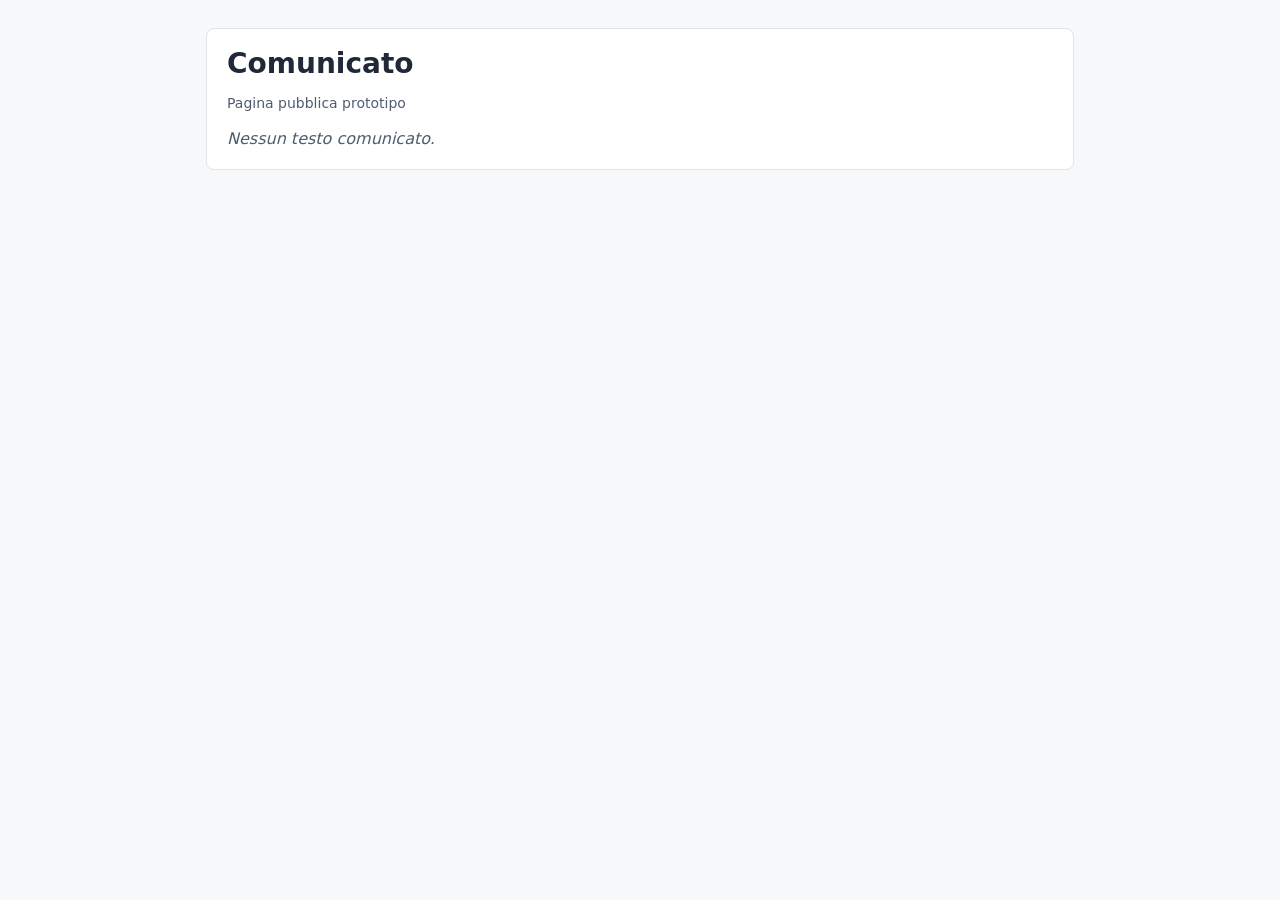
<file: proto-servizio/proto/public-comunicato.html>
<!doctype html>
<html lang="it">
  <head>
    <meta charset="UTF-8" />
    <meta name="viewport" content="width=device-width, initial-scale=1.0" />
    <title>Comunicato</title>
    <style>
      :root {
        --grey-050: #f7f8fa;
        --grey-100: #eef1f5;
        --grey-200: #dde3ea;
        --grey-700: #4f5d70;
        --grey-900: #1f2937;
      }

      * {
        box-sizing: border-box;
      }

      body {
        margin: 0;
        font-family: ui-sans-serif, system-ui, -apple-system, Segoe UI, Roboto, Helvetica, Arial, sans-serif;
        background: var(--grey-050);
        color: var(--grey-900);
      }

      .page {
        max-width: 900px;
        margin: 0 auto;
        padding: 28px 16px 40px;
      }

      .card {
        background: #fff;
        border: 1px solid var(--grey-200);
        border-radius: 8px;
        padding: 18px 20px;
      }

      .title {
        margin: 0 0 14px;
        font-size: 28px;
        line-height: 1.2;
      }

      .meta {
        margin: 0 0 16px;
        color: var(--grey-700);
        font-size: 14px;
      }

      .body {
        margin: 0;
        white-space: pre-wrap;
        word-break: break-word;
        line-height: 1.55;
        font-size: 16px;
      }

      .empty {
        color: var(--grey-700);
        font-style: italic;
      }
    </style>
  </head>
  <body>
    <main class="page">
      <article class="card">
        <h1 class="title" id="publicComunicatoTitle">Comunicato</h1>
        <p class="meta">Pagina pubblica prototipo</p>
        <p class="body" id="publicComunicatoBody"></p>
      </article>
    </main>

    <script>
      (function () {
        const params = new URLSearchParams(window.location.search || "");
        const title = String(params.get("title") || "").trim();
        const body = String(params.get("body") || "");

        const titleEl = document.getElementById("publicComunicatoTitle");
        const bodyEl = document.getElementById("publicComunicatoBody");

        if (titleEl) {
          titleEl.textContent = title || "Comunicato";
          document.title = title || "Comunicato";
        }

        if (bodyEl) {
          bodyEl.textContent = body;
          if (!String(body || "").trim()) {
            bodyEl.textContent = "Nessun testo comunicato.";
            bodyEl.classList.add("empty");
          }
        }
      })();
    </script>
  </body>
</html>
</file>
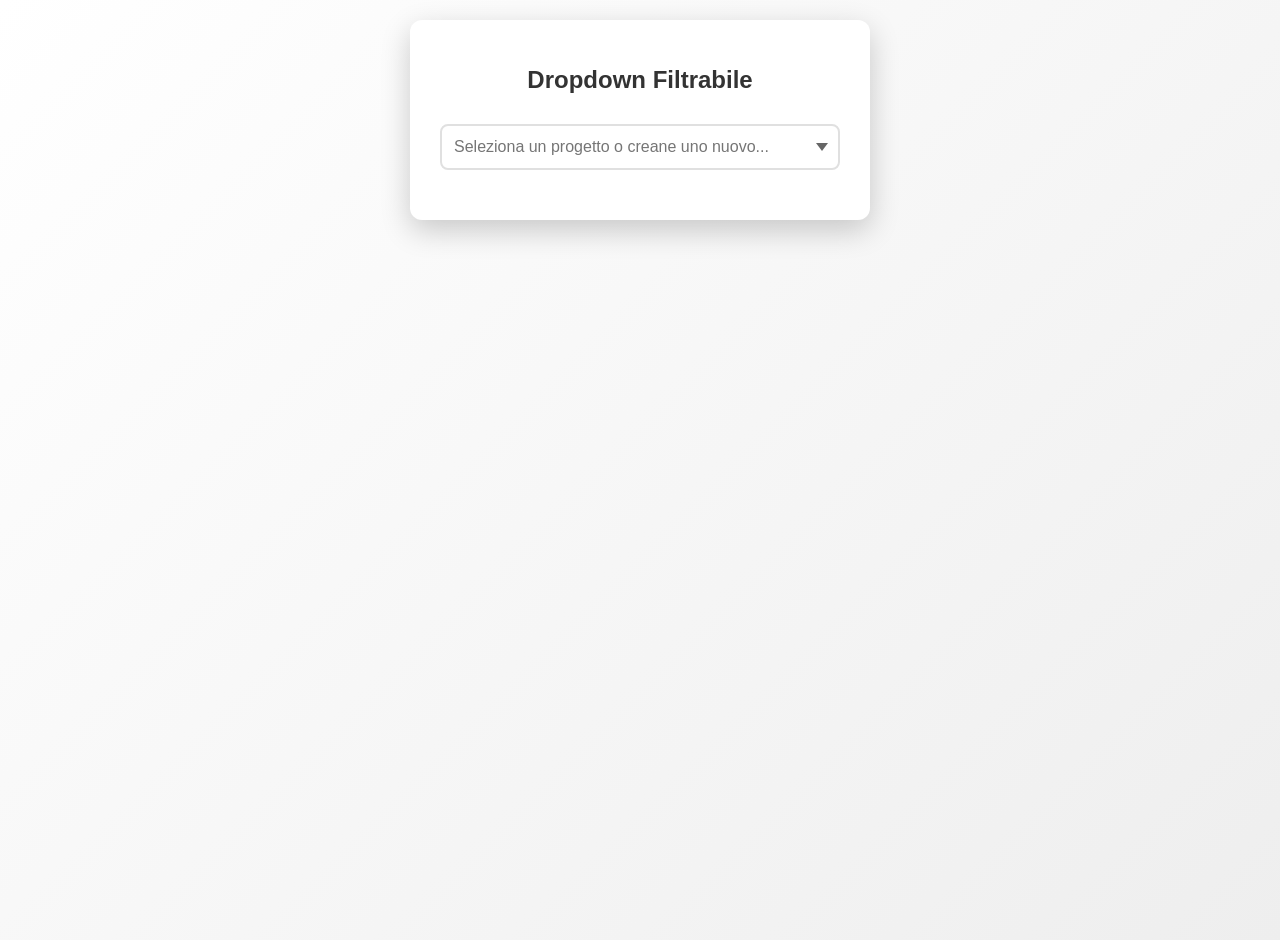
<file: proto-servizio/prototipi_specifici/index1.html>
<!DOCTYPE html>
<html lang="it">
  <head>
    <meta charset="UTF-8" />
    <meta name="viewport" content="width=device-width, initial-scale=1.0" />
    <title>Dropdown Filtrabile</title>
    <style>
      body {
        font-family: "Segoe UI", Tahoma, Geneva, Verdana, sans-serif;
        background: linear-gradient(135deg, #ffffff 0%, #eeeeee 100%);
        min-height: 100vh;
        margin: 0;
        padding: 20px;
        display: flex;
        justify-content: center;
        align-items: flex-start;
      }

      .container {
        background: white;
        border-radius: 12px;
        padding: 30px;
        box-shadow: 0 10px 30px rgba(0, 0, 0, 0.2);
        max-width: 400px;
        width: 100%;
      }

      h1 {
        color: #333;
        text-align: center;
        margin-bottom: 30px;
        font-size: 24px;
      }

      .dropdown-container {
        position: relative;
        margin-bottom: 20px;
      }

      .dropdown-input {
        width: 100%;
        padding: 12px 40px 12px 12px;
        border: 2px solid #e0e0e0;
        border-radius: 8px;
        font-size: 16px;
        background: white;
        outline: none;
        transition: all 0.3s ease;
        box-sizing: border-box;
        cursor: pointer;
      }

      .dropdown-input:focus {
        border-color: #888;
        box-shadow: 0 0 0 3px rgba(136, 136, 136, 0.1);
      }

      .dropdown-arrow {
        position: absolute;
        right: 12px;
        top: 50%;
        transform: translateY(-50%);
        width: 0;
        height: 0;
        border-left: 6px solid transparent;
        border-right: 6px solid transparent;
        border-top: 8px solid #666;
        transition: transform 0.3s ease;
        pointer-events: none;
      }

      .dropdown-arrow.rotated {
        transform: translateY(-50%) rotate(180deg);
      }

      .dropdown-clear {
        position: absolute;
        right: 12px;
        top: 50%;
        transform: translateY(-50%);
        width: 20px;
        height: 20px;
        background-color: #ccc;
        border-radius: 50%;
        display: none;
        align-items: center;
        justify-content: center;
        cursor: pointer;
        transition: background-color 0.2s ease;
        font-size: 12px;
        font-weight: bold;
        color: white;
      }

      .dropdown-clear:hover {
        background-color: #999;
      }

      .dropdown-clear.show {
        display: flex;
      }

      .dropdown-list {
        position: absolute;
        top: 100%;
        left: 0;
        right: 0;
        background: white;
        border: 2px solid #e0e0e0;
        border-top: none;
        border-radius: 0 0 8px 8px;
        max-height: 200px;
        overflow-y: auto;
        z-index: 1000;
        opacity: 0;
        transform: translateY(-10px);
        visibility: hidden;
        transition: all 0.3s ease;
        box-shadow: 0 4px 12px rgba(0, 0, 0, 0.15);
      }

      .dropdown-list.show {
        opacity: 1;
        transform: translateY(0);
        visibility: visible;
      }

      .dropdown-item {
        padding: 12px 15px;
        cursor: pointer;
        border-bottom: 1px solid #f0f0f0;
        transition: background-color 0.2s ease;
        display: flex;
        align-items: center;
      }

      .dropdown-item:hover {
        background-color: #f0f0f0;
      }

      .dropdown-item.selected {
        background-color: #888;
        color: black;
      }

      .dropdown-item:last-child {
        border-bottom: none;
      }

      .no-results {
        padding: 15px;
        text-align: center;
        color: #999;
        font-style: italic;
      }

      /* Scrollbar personalizzata */
      .dropdown-list::-webkit-scrollbar {
        width: 8px;
      }

      .dropdown-list::-webkit-scrollbar-track {
        background: #f1f1f1;
        border-radius: 4px;
      }

      .dropdown-list::-webkit-scrollbar-thumb {
        background: #c1c1c1;
        border-radius: 4px;
      }

      .dropdown-list::-webkit-scrollbar-thumb:hover {
        background: #a8a8a8;
      }

      /* Evidenziazione del testo cercato */
      .highlight {
        background-color: yellow;
        padding: 1px 2px;
        border-radius: 2px;
        font-weight: normal;
      }

      /* Responsive */
      @media (max-width: 480px) {
        .container {
          margin: 10px;
          padding: 20px;
        }

        h1 {
          font-size: 20px;
        }
      }
    </style>
  </head>
  <body>
    <div class="container">
      <h1>Dropdown Filtrabile</h1>

      <div class="dropdown-container">
        <input
          type="text"
          class="dropdown-input"
          id="dropdownInput"
          placeholder="Seleziona un progetto o creane uno nuovo..."
          autocomplete="off"
        />
        <div class="dropdown-arrow" id="dropdownArrow"></div>
        <div class="dropdown-clear" id="dropdownClear">×</div>
        <div class="dropdown-list" id="dropdownList"></div>
      </div>
    </div>

    <script>
      class FilterableDropdown {
        constructor(inputId, options = []) {
          this.input = document.getElementById(inputId);
          this.arrow = document.getElementById("dropdownArrow");
          this.clear = document.getElementById("dropdownClear");
          this.list = document.getElementById("dropdownList");

          this.originalOptions = options;
          this.filteredOptions = [...options];
          this.selectedValue = null;
          this.isOpen = false;
          this.selectedIndex = -1;

          this.init();
        }

        init() {
          this.renderList();
          this.bindEvents();
          this.updateClearVisibility();
        }

        bindEvents() {
          // Click sull'input per aprire/chiudere
          this.input.addEventListener("click", () => {
            // Se c'è un valore selezionato, seleziona tutto il testo
            if (this.selectedValue && this.input.value) {
              this.input.select();
            }
            this.toggle();
          });

          // Input per filtrare
          this.input.addEventListener("input", (e) => {
            this.filterOptions(e.target.value);
            if (!this.isOpen) {
              this.open();
            }
            this.selectedIndex = -1;
          });

          // Navigazione con tastiera
          this.input.addEventListener("keydown", (e) => {
            this.handleKeyboard(e);
          });

          // Click sulla X per reset
          this.clear.addEventListener("click", (e) => {
            e.stopPropagation();
            this.resetSelection();
          });

          // Chiudi quando si clicca fuori
          document.addEventListener("click", (e) => {
            if (
              !this.input.contains(e.target) &&
              !this.list.contains(e.target) &&
              !this.clear.contains(e.target)
            ) {
              this.close();
            }
          });
        }

        filterOptions(query) {
          const searchTerm = query.toLowerCase();
          this.filteredOptions = this.originalOptions.filter((option) =>
            option.toLowerCase().includes(searchTerm)
          );
          this.renderList();
        }

        // Funzione per evidenziare il testo cercato
        highlightSearchText(text, searchTerm) {
          if (!searchTerm || searchTerm.trim() === "") {
            return text;
          }

          const regex = new RegExp(
            `(${searchTerm.replace(/[.*+?^${}()|[\]\\]/g, "\\$&")})`,
            "gi"
          );
          return text.replace(regex, '<span class="highlight">$1</span>');
        }

        renderList() {
          this.list.innerHTML = "";

          // Se c'è del testo nell'input, mostra sempre l'opzione per creare un nuovo progetto in cima
          if (this.input.value.trim()) {
            const saveNewProject = document.createElement("div");
            saveNewProject.className = "dropdown-item save-new-project";
            saveNewProject.innerHTML = `Crea nuovo progetto "${this.input.value}"`;
            saveNewProject.style.color = "#007bff";
            saveNewProject.style.cursor = "pointer";
            saveNewProject.style.fontWeight = "bold";
            saveNewProject.style.borderBottom = "2px solid #e0e0e0";

            saveNewProject.addEventListener("click", () => {
              this.saveNewProject(this.input.value.trim());
            });

            this.list.appendChild(saveNewProject);
          }

          // Se non ci sono risultati filtrati, mostra solo il messaggio di nessun risultato
          if (this.filteredOptions.length === 0) {
            if (!this.input.value.trim()) {
              const noResults = document.createElement("div");
              noResults.className = "no-results";
              noResults.textContent = "Nessun risultato trovato";
              this.list.appendChild(noResults);
            }
            return;
          }

          // Mostra i risultati filtrati
          this.filteredOptions.forEach((option, index) => {
            const item = document.createElement("div");
            item.className = "dropdown-item";

            // Evidenzia il testo cercato solo se c'è una ricerca attiva
            const searchTerm = this.input.value.trim();
            if (searchTerm && searchTerm !== option) {
              item.innerHTML = this.highlightSearchText(option, searchTerm);
            } else {
              item.textContent = option;
            }

            item.dataset.index = index;

            if (option === this.selectedValue) {
              item.classList.add("selected");
            }

            item.addEventListener("click", () => {
              this.selectOption(option);
            });

            this.list.appendChild(item);
          });
        }

        selectOption(option) {
          this.selectedValue = option;
          this.input.value = option;
          // Resetta il filtro per mostrare tutte le opzioni alla prossima apertura
          this.filteredOptions = [...this.originalOptions];
          this.close();
          this.renderList(); // Ricarica per mostrare la selezione
          this.updateClearVisibility();
        }

        resetSelection() {
          this.selectedValue = null;
          this.input.value = "";
          this.filteredOptions = [...this.originalOptions];
          this.close();
          this.renderList();
          this.updateClearVisibility();
        }

        updateClearVisibility() {
          if (this.selectedValue) {
            this.clear.classList.add("show");
            this.arrow.style.display = "none";
          } else {
            this.clear.classList.remove("show");
            this.arrow.style.display = "block";
          }
        }

        handleKeyboard(e) {
          if (!this.isOpen && (e.key === "ArrowDown" || e.key === "ArrowUp")) {
            e.preventDefault();
            this.open();
            return;
          }

          if (!this.isOpen) return;

          const hasCreateOption = this.input.value.trim() !== "";
          const totalItems =
            this.filteredOptions.length + (hasCreateOption ? 1 : 0);

          switch (e.key) {
            case "ArrowDown":
              e.preventDefault();
              this.selectedIndex = Math.min(
                this.selectedIndex + 1,
                totalItems - 1
              );
              this.highlightItem();
              break;

            case "ArrowUp":
              e.preventDefault();
              this.selectedIndex = Math.max(this.selectedIndex - 1, 0);
              this.highlightItem();
              break;

            case "Enter":
              e.preventDefault();
              if (this.selectedIndex >= 0) {
                // Se ha selezionato l'opzione "Crea nuovo progetto" (indice 0 quando c'è del testo)
                if (hasCreateOption && this.selectedIndex === 0) {
                  this.saveNewProject(this.input.value.trim());
                } else {
                  // Calcola l'indice corretto per le opzioni filtrate
                  const optionIndex = hasCreateOption
                    ? this.selectedIndex - 1
                    : this.selectedIndex;
                  if (this.filteredOptions[optionIndex]) {
                    this.selectOption(this.filteredOptions[optionIndex]);
                  }
                }
              }
              break;

            case "Escape":
              this.close();
              break;
          }
        }

        highlightItem() {
          const items = this.list.querySelectorAll(".dropdown-item");
          items.forEach((item, index) => {
            item.style.backgroundColor =
              index === this.selectedIndex ? "#f0f0f0" : "";
          });

          // Scroll nell'elemento evidenziato
          if (items[this.selectedIndex]) {
            items[this.selectedIndex].scrollIntoView({ block: "nearest" });
          }
        }

        open() {
          this.isOpen = true;
          // Resetta il filtro per mostrare tutte le opzioni
          this.filteredOptions = [...this.originalOptions];
          this.renderList();

          // Se c'è un valore selezionato, posiziona la tendina su quello
          if (this.selectedValue) {
            this.selectedIndex = this.filteredOptions.indexOf(
              this.selectedValue
            );
            this.highlightItem();
          } else {
            this.selectedIndex = -1;
          }

          this.list.classList.add("show");
          this.arrow.classList.add("rotated");
          this.input.style.borderRadius = "8px 8px 0 0";
        }

        close() {
          this.isOpen = false;
          this.list.classList.remove("show");
          this.arrow.classList.remove("rotated");
          this.input.style.borderRadius = "8px";
          this.selectedIndex = -1;
        }

        toggle() {
          if (this.isOpen) {
            this.close();
          } else {
            this.open();
          }
        }

        // Metodo per salvare un nuovo progetto
        saveNewProject(projectName) {
          if (projectName && !this.originalOptions.includes(projectName)) {
            // Trova la posizione corretta per inserire il nuovo elemento in ordine alfabetico
            let insertIndex = 0;
            for (let i = 0; i < this.originalOptions.length; i++) {
              if (
                this.originalOptions[i].toLowerCase() >
                projectName.toLowerCase()
              ) {
                insertIndex = i;
                break;
              }
              insertIndex = i + 1;
            }

            // Inserisci il nuovo elemento nella posizione corretta
            this.originalOptions.splice(insertIndex, 0, projectName);
            this.filteredOptions = [...this.originalOptions];

            // Seleziona automaticamente il nuovo progetto
            this.selectOption(projectName);
          }
        }

        // Metodi pubblici per gestire le opzioni
        addOption(option) {
          if (!this.originalOptions.includes(option)) {
            this.originalOptions.push(option);
            this.filteredOptions = [...this.originalOptions];
            this.renderList();
          }
        }

        removeOption(option) {
          this.originalOptions = this.originalOptions.filter(
            (opt) => opt !== option
          );
          this.filteredOptions = [...this.originalOptions];
          this.renderList();
        }

        setOptions(options) {
          this.originalOptions = options;
          this.filteredOptions = [...options];
          this.renderList();
        }
      }

      // Dati di esempio - qui puoi inserire i tuoi 80 elementi
      const sampleOptions = [
        "Adobe Photoshop",
        "Adobe Illustrator",
        "Adobe InDesign",
        "Adobe Premiere Pro",
        "Adobe After Effects",
        "Adobe XD",
        "Adobe Lightroom",
        "Adobe Acrobat",
        "Microsoft Word",
        "Microsoft Excel",
        "Microsoft PowerPoint",
        "Microsoft Outlook",
        "Microsoft Teams",
        "Microsoft OneNote",
        "Microsoft Access",
        "Microsoft Publisher",
        "Google Chrome",
        "Google Drive",
        "Google Docs",
        "Google Sheets",
        "Google Slides",
        "Google Photos",
        "Google Maps",
        "Google Calendar",
        "Mozilla Firefox",
        "Mozilla Thunderbird",
        "Safari",
        "Opera",
        "Visual Studio Code",
        "Visual Studio",
        "IntelliJ IDEA",
        "Eclipse",
        "Sublime Text",
        "Atom",
        "Notepad++",
        "Brackets",
        "Figma",
        "Sketch",
        "Canva",
        "GIMP",
        "Blender",
        "AutoCAD",
        "SketchUp",
        "Solidworks",
        "Zoom",
        "Skype",
        "Discord",
        "Slack",
        "Trello",
        "Asana",
        "Monday.com",
        "Jira",
        "Spotify",
        "iTunes",
        "VLC Media Player",
        "Windows Media Player",
        "WinRAR",
        "7-Zip",
        "CCleaner",
        "Malwarebytes",
        "Antivirus Avast",
        "Antivirus Norton",
        "Antivirus McAfee",
        "Antivirus Kaspersky",
        "Steam",
        "Epic Games",
        "Origin",
        "Uplay",
        "OBS Studio",
        "Streamlabs",
        "Audacity",
        "FL Studio",
        "Unity",
        "Unreal Engine",
        "GameMaker Studio",
        "Construct 3",
        "Node.js",
        "Python",
        "Java",
        "C++",
        "React",
        "Angular",
        "Vue.js",
        "jQuery",
        "WordPress",
        "Drupal",
        "Joomla",
        "Magento",
        "Shopify",
        "WooCommerce",
        "PrestaShop",
        "OpenCart",
      ];

      // Ordina le opzioni in ordine alfabetico prima di inizializzare
      sampleOptions.sort((a, b) =>
        a.toLowerCase().localeCompare(b.toLowerCase())
      );

      // Inizializza la dropdown
      const dropdown = new FilterableDropdown("dropdownInput", sampleOptions);

      // Esempio di come aggiungere opzioni dinamicamente
      // dropdown.addOption('Nuova Opzione');

      // Esempio di come cambiare tutte le opzioni
      // dropdown.setOptions(['Opzione 1', 'Opzione 2', 'Opzione 3']);
    </script>
  </body>
</html>
</file>
<file: proto-servizio/proto/style.css>
:root {
  --border-radius-xs: 2px;

  --white: #ffffff;
  --transparent: transparent;

  --grey-050: hsl(219 20% 99%);
  --grey-080: hsl(219 40% 98%);
  --grey-100: hsl(219 40% 96%);
  --grey-200: hsl(219 32% 91%);
  --grey-300: hsl(219 27% 84%);
  --grey-500: hsl(219 20% 65%);
  --grey-750: hsl(219 16% 47%);
  --grey-800: hsl(219 19% 35%);
  --grey-900: hsl(219 25% 27%);
  --grey-950: hsl(219 33% 17%);

  --blue-300: hsl(219 90% 94%);
  --blue-500: hsl(219 89% 44%);
  --blue-800: hsl(219 39% 24%);
  --red-600: #c62828;
  --yellow-200: #fff79c;
  --green-500: #22c55e;

  --white-alpha-12: rgba(99, 54, 54, 0.12);
  --white-alpha-22: rgba(255, 255, 255, 0.22);

  --black-alpha-15: rgba(0, 0, 0, 0.15);
  --black-alpha-18: rgba(0, 0, 0, 0.18);
  --black-alpha-22: rgba(0, 0, 0, 0.22);
  --black-alpha-35: rgba(0, 0, 0, 0.35);

  --nav-bg: hsl(219 39% 24%);
  --nav-link: hsl(219 40% 96%);
  --nav-separator: rgba(255, 255, 255, 0.22);
  --nav-hover-bg: rgba(255, 255, 255, 0.12);
  --nav-active-bg: #fff79c;
  --nav-active-fg: hsl(219 25% 27%);

  --control-border: var(--grey-300);
  --control-checkmark: #ffffff;
  --dashboard-subtitle-to-input-gap: 16px;
  --dashboard-input-to-list-gap: 8px;
  --dashboard-subtitle-link-gap: 8px;
}

body[data-theme="dark"] {
  --white: hsl(219 18% 10%);
  --grey-050: hsl(219 18% 12%);
  --grey-080: hsl(219 18% 13%);
  --grey-100: hsl(219 18% 15%);
  --grey-200: hsl(219 16% 22%);
  --grey-300: hsl(219 14% 30%);
  --grey-500: hsl(219 12% 58%);
  --grey-750: hsl(219 12% 70%);
  --grey-800: hsl(219 12% 78%);
  --grey-900: hsl(219 18% 92%);
  --grey-950: hsl(219 20% 96%);

  --blue-300: hsl(219 90% 94%);
  --blue-500: hsl(219 90% 70%);
  --blue-800: hsl(219 18% 12%);

  --yellow-200: hsl(46 92% 62%);

  --white-alpha-12: rgba(255, 255, 255, 0.08);
  --white-alpha-22: rgba(255, 255, 255, 0.14);

  --black-alpha-15: rgba(0, 0, 0, 0.35);
  --black-alpha-18: rgba(0, 0, 0, 0.45);
  --black-alpha-22: rgba(0, 0, 0, 0.55);
  --black-alpha-35: rgba(0, 0, 0, 0.7);

  --control-border: var(--grey-500);
}

body {
  /* font-family: -apple-system, BlinkMacSystemFont, "Segoe UI", Roboto, Helvetica,
    Arial, "Apple Color Emoji", "Segoe UI Emoji";*/
  font-family: "Atkinson Hyperlegible Next", sans-serif;
  font-family: "Schibsted Grotesk", sans-serif;
  margin: 0;
  padding: 0;
  background: var(--white);
  color: var(--grey-900);
}

.page {
  display: flex;
  min-height: 100vh;
  box-sizing: border-box;
}

.page *,
.page *::before,
.page *::after {
  box-sizing: inherit;
}

.views {
  display: flex;
  flex: 1;
  min-width: 0;
}

.app-view {
  display: none;
  flex: 1;
  min-width: 0;
}

/*
  Fallback pre-boot view:
  when JS has not set body[data-active-view] yet, keep main content visible
  to avoid blank page perception during long hard-refresh bootstrap.
*/
body:not([data-active-view]) .app-view[data-view="filtra"] {
  display: flex;
  min-height: 0;
}

.app-view.is-active {
  display: flex;
  min-height: 0;
}

@media (min-width: 821px) {
  .page {
    height: 100vh;
    overflow: hidden;
  }

  .views {
    height: 100vh;
    min-height: 0;
    overflow: hidden;
  }

  #viewFiltra {
    height: 100vh;
    min-height: 0;
    overflow: hidden;
  }
}

.nav-sidebar {
  width: 102px;
  background: var(--nav-bg);
  box-sizing: border-box;
  display: flex;
  height: 100vh;
  position: sticky;
  top: 0;
  overflow: hidden;
  flex-shrink: 0;
}

.nav-sidebar nav {
  display: flex;
  flex-direction: column;
  flex: 1;
  justify-content: flex-start;
  align-items: stretch;
  gap: 6px;
  padding: 6px;
  box-sizing: border-box;
}

.nav-sidebar .nav-separator {
  height: 1px;
  background: var(--nav-separator);
  margin: 6px 10px;
  border-radius: 999px;
}

.nav-sidebar .nav-separator.nav-separator-bottom {
  margin-top: auto;
}

.nav-sidebar a {
  display: flex;
  flex-direction: column;
  align-items: center;
  justify-content: center;
  gap: 6px;
  color: var(--nav-link);
  text-decoration: none;
  font-size: var(--fs-md);
  font-weight: 500;
  padding: 12px 8px;
  border-radius: var(--border-radius-xs);
  text-align: center;
  line-height: 1.35;
  width: 100%;
  flex: 0 0 auto;
  box-sizing: border-box;
}

.nav-sidebar a > span {
  display: block;
}

.nav-sidebar .nav-icons {
  display: flex;
  align-items: center;
  justify-content: center;
  gap: 6px;
}

.nav-sidebar .nav-icon {
  width: 20px;
  height: 20px;
  background-color: currentColor;
  -webkit-mask: var(--nav-icon-url) no-repeat center / contain;
  mask: var(--nav-icon-url) no-repeat center / contain;
}

.nav-sidebar .nav-icon[data-icon="M__"] {
  width: 28px;
  height: 28px;
}

.nav-sidebar .nav-icon[data-icon="campaign"] {
  width: 26px;
  height: 26px;
}

.nav-sidebar .nav-icon[data-icon="M__"] {
  --nav-icon-url: url("icons/M_.svg");
}

.nav-sidebar .nav-icon[data-icon="filter"] {
  --nav-icon-url: url("icons/filter.svg");
}

.nav-sidebar .nav-icon[data-icon="list"] {
  --nav-icon-url: url("icons/list.svg");
}

.nav-sidebar .nav-icon[data-icon="campaign"] {
  --nav-icon-url: url("icons/campaign.svg");
}

.nav-sidebar a > span.nav-icon + span + span {
  margin-top: -2px;
}

.nav-sidebar a > span.nav-icons + span + span {
  margin-top: -2px;
}

.nav-sidebar .nav-icon[data-icon="send"] {
  --nav-icon-url: url("icons/send.svg");
}

.nav-sidebar .nav-icon[data-icon="folder"] {
  --nav-icon-url: url("icons/folder.svg");
}

.nav-sidebar .nav-icon[data-icon="task"] {
  --nav-icon-url: url("icons/task.svg");
}

.nav-sidebar .nav-icon[data-icon="notification"] {
  --nav-icon-url: url("icons/notification.svg");
}

.nav-sidebar .nav-icon[data-icon="account"] {
  --nav-icon-url: url("icons/account.svg");
}

.nav-sidebar .nav-icon[data-icon="dark_mode"] {
  --nav-icon-url: url("icons/dark_mode.svg");
}

.nav-sidebar .nav-icon[data-icon="light_mode"] {
  --nav-icon-url: url("icons/light_mode.svg");
}

.nav-sidebar a.is-active {
  /*background: linear-gradient(90deg, #fff79c 24.74%, #334155 981.07%); */
  background-color: var(--nav-active-bg);
  color: var(--nav-active-fg);
  font-weight: 600;
}

.nav-sidebar a:hover {
  background: var(--nav-hover-bg);
}

.nav-sidebar a[data-view="mailing-lists"],
.nav-sidebar a[data-view="comunicati"],
.nav-sidebar a[data-view="spedizioni"],
.nav-sidebar a[data-view="progetti"],
.nav-sidebar a[data-view="todos"] {
  display: none;
}

.nav-sidebar a.is-active:hover {
  background: linear-gradient(90deg, #fff79c 24.74%, #334155 981.07%);
}

.sidebar {
  width: 312px;
  border-right: 1px solid var(--grey-200);
  /* background: #fafafa; */
  padding: 12px;
  box-sizing: border-box;
  height: 100vh;
  position: sticky;
  top: 0;
  overflow: hidden;
  flex-shrink: 0;
}

.sidebar-mode {
  display: flex;
  align-items: center;
  gap: 8px;
  margin: 2px 0 18px 2px;
  user-select: none;
}

#viewFiltra .sidebar .sidebar-mode {
  position: sticky;
  top: 0;
  z-index: 5;
  background: var(--white);
  margin: 0 22px 0 0;
  padding: 0;
  border-bottom: 1px solid var(--grey-200);
  width: calc(100% - 22px);
  gap: 0;
  border: 1px solid var(--grey-200);
  border-radius: var(--border-radius-xs);
  overflow: hidden;
  flex: 0 0 auto;
}

#viewFiltra .sidebar .sidebar-mode-separator {
  display: none;
}

#viewFiltra .sidebar .sidebar-mode-segment {
  display: flex;
  flex: 1 1 0;
  min-width: 0;
}

#viewFiltra .sidebar .sidebar-mode-segment + .sidebar-mode-segment {
  border-left: 1px solid var(--grey-200);
}

#viewFiltra .sidebar .sidebar-mode-segment .sidebar-mode-option {
  display: inline-flex;
  align-items: center;
  justify-content: center;
  height: 32px;
  flex: 1 1 auto;
  width: 100%;
  padding: 0 18px;
  background: var(--white);
  color: var(--grey-750);
  line-height: 1.1;
}

#viewFiltra .sidebar .sidebar-mode-segment .sidebar-mode-option:hover {
  background: var(--grey-050);
  color: var(--grey-900);
}

.sidebar-mode input[type="radio"] {
  position: absolute;
  opacity: 0;
  pointer-events: none;
}

.sidebar-mode-option {
  font-size: var(--fs-md);
  font-weight: 700;
  cursor: pointer;
  color: var(--grey-500);
}

.sidebar-mode-separator {
  color: var(--grey-600);
  font-size: var(--fs-md);
}

#sidebarModeJournalists:checked ~ label[for="sidebarModeJournalists"],
#sidebarModeTestate:checked ~ label[for="sidebarModeTestate"] {
  color: var(--grey-900);
}

#viewFiltra
  .sidebar
  #sidebarModeJournalists:checked
  + label[for="sidebarModeJournalists"],
#viewFiltra
  .sidebar
  #sidebarModeTestate:checked
  + label[for="sidebarModeTestate"] {
  background: var(--grey-900);
  color: var(--white);
}

#viewFiltra
  .sidebar
  #sidebarModeJournalists:checked
  + label[for="sidebarModeJournalists"]:hover,
#viewFiltra
  .sidebar
  #sidebarModeTestate:checked
  + label[for="sidebarModeTestate"]:hover {
  background: var(--grey-900);
  color: var(--white);
}

#mainModeJournalists:checked ~ label[for="mainModeJournalists"],
#mainModeTestate:checked ~ label[for="mainModeTestate"] {
  color: var(--grey-900);
}

.is-disabled {
  opacity: 0.55;
}

.is-disabled,
.is-disabled * {
  cursor: not-allowed;
}

.sidebar-separator {
  border: 0;
  border-top: 1px solid var(--grey-200);
  margin: 24px 0;
}

.sidebar-section-title {
  font-size: var(--fs-sm);
  font-weight: 800;
  color: var(--grey-750);
  text-transform: uppercase;
  letter-spacing: 0.03em;
  margin: 16px 0 18px 2px;
}

.sidebar-section-title-row {
  display: flex;
  align-items: center;
  justify-content: flex-start;
  gap: 8px;
}

.sidebar-section-title-row .sidebar-section-title {
  margin: 16px 0 18px 2px;
}

.shipment-press-option {
  display: flex;
  align-items: flex-start;
  gap: 10px;
  margin: 0 0 8px 2px;
}

.shipment-press-option label {
  font-size: var(--fs-14);
  line-height: 1.35;
  color: var(--grey-900);
  cursor: pointer;
}

.shipment-press-radio {
  appearance: none;
  -webkit-appearance: none;
  width: 18px;
  height: 18px;
  margin: 2px 0 0;
  border: 2px solid var(--grey-900);
  border-radius: 50%;
  display: inline-grid;
  place-content: center;
  flex: 0 0 auto;
  cursor: pointer;
}

.shipment-press-radio::after {
  content: "";
  width: 8px;
  height: 8px;
  border-radius: 50%;
  transform: scale(0);
  background: var(--grey-900);
  transition: transform 0.12s ease;
}

.shipment-press-radio:checked::after {
  transform: scale(1);
}

.shipment-press-radio:focus-visible {
  outline: 2px solid var(--blue-500);
  outline-offset: 2px;
}

.shipment-press-indented {
  margin-left: 30px;
}

.shipment-sender-validated-email-input {
  position: relative;
}

.shipment-sender-validated-email-input::before {
  content: "";
  position: absolute;
  left: 12px;
  top: 50%;
  transform: translateY(-50%);
  width: 18px;
  height: 18px;
  background: var(--green-500);
  -webkit-mask: url("icons/check_small.svg") no-repeat center / contain;
  mask: url("icons/check_small.svg") no-repeat center / contain;
  pointer-events: none;
}

.shipment-sender-validated-email-input .chip-text-input {
  padding-left: 38px;
}

.shipment-send-links-row {
  display: flex;
  align-items: center;
  justify-content: space-between;
}

.shipment-press-select {
  width: 100%;
  height: 36px;
  border: 1px solid var(--grey-200);
  border-radius: var(--border-radius-xs);
  background: var(--white);
  color: var(--grey-900);
  font-size: var(--fs-md);
  padding: 0 10px;
  margin-bottom: 8px;
}

#shipmentPressEmailModal {
  width: min(860px, calc(100vw - 40px));
  top: 50%;
  transform: translate(-50%, -50%);
}

.shipment-press-email-row {
  display: flex;
  align-items: baseline;
  justify-content: space-between;
  gap: 12px;
  border-bottom: 1px solid var(--grey-200);
  padding-bottom: 10px;
  margin-bottom: 16px;
  font-size: var(--fs-2xl);
}

.shipment-press-email-text {
  margin: 0 0 10px;
  font-size: var(--fs-2xl);
  line-height: 1.35;
}

.shipment-press-email-list {
  margin: 0;
  padding-left: 22px;
  font-size: var(--fs-2xl);
  line-height: 1.35;
}

.shipment-press-email-list li {
  margin: 0 0 4px;
}

.journalist-filters-slot {
  position: relative;
}

.journalist-filters-placeholder {
  display: none;
  height: 100%;
  align-items: center;
  justify-content: center;
  color: var(--grey-750);
  font-size: var(--fs-md);
  font-style: italic;
}

#viewFiltra .sidebar {
  padding: 12px 0 12px 12px;
  display: flex;
  flex-direction: column;
  min-height: 0;
}

#viewFiltra .sidebar-filters-scroll {
  flex: 1 1 auto;
  min-height: 0;
  overflow-y: auto;
  padding-top: 20px;
  padding-right: 22px;
  box-sizing: border-box;
  scrollbar-gutter: stable;
}

body.is-spedisci-lista-view #viewFiltra .sidebar-mode {
  display: none;
}

body.is-spedisci-lista-view
  #viewFiltra
  .sidebar-filters-scroll
  > :not(#shipmentRecipientsSection) {
  display: none !important;
}

body.is-spedisci-lista-view #viewFiltra #shipmentRecipientsSection {
  display: block !important;
}

body.is-spedisci-lista-view
  #viewFiltra
  #shipmentRecipientsSection
  #shipmentRecipientsListsInput,
body.is-spedisci-lista-view
  #viewFiltra
  #shipmentRecipientsSection
  #shipmentRecipientsJournalistsInput {
  pointer-events: auto;
}

#viewFiltra .main {
  display: flex;
  flex-direction: column;
  min-height: 0;
  padding-left: 20px;
  padding-right: 0;
}

body:not(.is-spedisci-lista-view) #shipmentTopStepsBar {
  display: none;
}

body:not(.is-spedisci-lista-view) #shipmentOptimizeRecipients {
  display: none;
}

.top-steps-bar {
  display: flex;
  gap: 18px;
  align-items: flex-start;
  justify-content: space-between;
  padding: 10px 12px;
  border: 1px solid var(--grey-200);
  border-radius: var(--border-radius-xs);
  background: var(--white);
  margin: 0 0 12px;
}

.top-steps-bar__group {
  display: flex;
  flex-direction: column;
  gap: 6px;
  min-width: 0;
}

.top-steps-bar__group--end {
  align-items: flex-end;
}

.top-steps-bar__title {
  font-size: var(--fs-sm);
  font-weight: 800;
  color: var(--grey-750);
  text-transform: uppercase;
  letter-spacing: 0.02em;
}

.top-steps-bar__list {
  list-style: none;
  margin: 0;
  padding: 0;
  display: flex;
  gap: 12px;
  flex-wrap: wrap;
}

.top-steps-bar__item {
  display: inline-flex;
  align-items: center;
  gap: 8px;
  white-space: nowrap;
}

.top-steps-bar__label {
  font-size: var(--fs-md);
  font-weight: 700;
  color: var(--grey-900);
}

.top-steps-bar__dot {
  width: 28px;
  height: 28px;
  display: inline-flex;
  align-items: center;
  justify-content: center;
  border-radius: 999px;
  border: 2px solid var(--grey-900);
  color: var(--grey-900);
  font-size: var(--fs-md);
  font-weight: 800;
  flex: 0 0 auto;
  background: var(--white);
}

.top-steps-bar__dot.is-done {
  border-color: var(--grey-900);
  background: rgba(34, 197, 94, 0.25);
}

.top-steps-bar__dot.is-warn {
  border-color: var(--grey-900);
  background: var(--yellow-200);
}

.c-step-badge {
  width: 28px;
  height: 28px;
  display: inline-flex;
  align-items: center;
  justify-content: center;
  border-radius: 999px;
  border: 2px solid var(--grey-900);
  color: var(--grey-900);
  font-size: var(--fs-md);
  font-weight: 800;
  flex: 0 0 auto;
  background: var(--white);
}

.c-step-badge.is-done {
  border-color: var(--grey-900);
  background: rgba(34, 197, 94, 0.25);
}

.c-step-badge.is-warn {
  border-color: var(--grey-900);
  background: var(--yellow-200);
}

.sidebar-section-title-with-step {
  display: inline-flex;
  align-items: center;
  gap: 10px;
}

.shipment-title-prefix-wrap {
  display: inline-flex;
  align-items: center;
  gap: 10px;
}

.shipment-ai-suggestions-row {
  display: flex;
  align-items: center;
  gap: 10px;
  margin: 2px 0 4px;
}

.shipment-optimize-recipients {
  display: flex;
  align-items: center;
  gap: 10px;
  padding: 0;
  border: 0;
  border-radius: 0;
  background: var(--transparent);
  margin: 10px 0 12px;
}

.shipment-optimize-recipients__box {
  flex: 1 1 auto;
  min-width: 0;
  display: flex;
  align-items: center;
  gap: 12px;
  padding: 10px 12px;
  border: 1px solid var(--grey-300);
  border-radius: var(--border-radius-xs);
  background: var(--yellow-200);
}

.shipment-optimize-recipients__icon {
  width: 22px;
  height: 22px;
  display: inline-flex;
  align-items: center;
  justify-content: center;
  flex: 0 0 auto;
  border: 2px solid var(--grey-900);
  border-radius: 999px;
  font-weight: 900;
  font-size: var(--fs-md);
  line-height: 1;
  color: var(--grey-900);
  background: rgba(255, 255, 255, 0.35);
}

.shipment-optimize-recipients__text {
  flex: 1 1 auto;
  min-width: 0;
  font-size: var(--fs-md);
  color: var(--grey-900);
  font-weight: 600;
  line-height: 1.25;
}

.shipment-optimize-recipients__action {
  flex: 0 0 auto;
  font-size: var(--fs-md);
  font-weight: 700;
  color: var(--blue-500);
  text-decoration: underline;
  white-space: nowrap;
}

.shipment-optimize-recipients__close {
  flex: 0 0 auto;
  border: 0;
  background: var(--transparent);
  color: var(--blue-500);
  font-size: var(--fs-2xl);
  line-height: 1;
  padding: 2px 6px;
  cursor: pointer;
}

.shipment-optimize-recipients__counter {
  flex: 0 0 auto;
  display: flex;
  align-items: center;
  gap: 10px;
}

.shipment-optimize-recipients__counter-value {
  font-size: var(--fs-lg);
  font-weight: 800;
  color: var(--grey-900);
}

.shipment-optimize-recipients__counter-arrows {
  display: flex;
  flex-direction: column;
  gap: 4px;
}

.shipment-optimize-recipients__counter-btn {
  width: 18px;
  height: 18px;
  display: inline-flex;
  align-items: center;
  justify-content: center;
  border: 0;
  background: rgba(255, 255, 255, 0.5);
  color: var(--grey-900);
  border-radius: 4px;
  cursor: pointer;
  font-size: var(--fs-13);
  line-height: 1;
  padding: 0;
}

#viewCreaListaFuturo .crea-lista-futuro-main {
  display: flex;
  min-height: 0;
  padding: 20px;
}

.crea-lista-futuro-split {
  display: grid;
  grid-template-columns: minmax(300px, 420px) 1px minmax(0, 1fr);
  width: 100%;
  min-height: 0;
}

.crea-lista-futuro-pane {
  min-height: 0;
}

.crea-lista-futuro-pane--left {
  padding-right: 20px;
  overflow-y: auto;
}

.crea-lista-futuro-pane--left .main-title {
  margin-bottom: 12px;
}

.crea-lista-futuro-pane--left .field-label {
  margin-top: 14px;
}

.crea-lista-futuro-pane--left .field-label:first-of-type {
  margin-top: 0;
}

.crea-lista-futuro-separator {
  width: 1px;
  background: var(--grey-200);
}

.crea-lista-futuro-pane--right {
  padding-left: 20px;
  display: flex;
  flex-direction: column;
  min-height: 0;
}

.crea-lista-futuro-right-header {
  display: flex;
  align-items: center;
  gap: 8px;
  margin-bottom: 12px;
}

.crea-lista-futuro-cards-grid {
  flex: 1 1 auto;
  min-height: 0;
  overflow-y: auto;
  align-content: start;
  padding-right: 8px;
  box-sizing: border-box;
}

@media (max-width: 980px) {
  .crea-lista-futuro-split {
    grid-template-columns: minmax(0, 1fr);
    row-gap: 16px;
  }

  .crea-lista-futuro-separator {
    display: none;
  }

  .crea-lista-futuro-pane--left {
    padding-right: 0;
  }

  .crea-lista-futuro-pane--right {
    padding-left: 0;
  }
}

#viewFiltra .main-header {
  flex: 0 0 auto;
  position: relative;
  padding-bottom: 4px;
}

#viewFiltra .main-header > div {
  flex: 1 1 auto;
  min-width: 0;
}

#viewFiltra .main-header::after {
  content: "";
  position: absolute;
  left: 12px;
  right: 32px;
  bottom: 0;
  height: 1px;
  background: var(--grey-200);
}

#viewFiltra .cards-grid {
  flex: 1 1 auto;
  min-height: 0;
  /* margin-top: 16px; */
  padding-top: 16px;
  overflow-y: auto;
  align-content: start;
  padding-right: 22px;
  box-sizing: border-box;
  scrollbar-gutter: stable;
}

#viewFiltra .bulk-sort-controls-row {
  padding-right: 22px;
  box-sizing: border-box;
  display: grid;
  grid-template-columns: 1fr auto 1fr;
  align-items: baseline;
  column-gap: 10px;
}

.main {
  flex: 1;
  padding: 20px;
  /* padding-top: 12px; */
  box-sizing: border-box;
}

.dashboard-layout {
  display: flex;
  align-items: flex-start;
  gap: 20px;
}

.dashboard-mailing-lists-col {
  flex: 0 0 25%;
  max-width: 25%;
  min-width: 240px;
}

.dashboard-subtitle-row {
  display: flex;
  align-items: baseline;
  justify-content: flex-start;
  gap: var(--dashboard-subtitle-link-gap);
  margin-bottom: var(--dashboard-subtitle-to-input-gap);
}

.dashboard-main-subtitle {
  font-size: var(--fs-sm);
  font-weight: 800;
  color: var(--grey-750);
  text-transform: uppercase;
  letter-spacing: 0.04em;
  margin-top: 0;
  margin-bottom: 0;
}

.dashboard-subtitle-link {
  font-size: var(--fs-md);
  font-weight: 500;
  color: var(--blue-500);
  text-decoration: underline;
}

.dashboard-subtitle-link:hover {
  text-decoration: underline;
}

.dashboard-filter-results {
  margin-top: var(--dashboard-input-to-list-gap);
}

.dashboard-mailing-lists {
  display: flex;
  flex-direction: column;
  gap: 10px;
}

.dashboard-mailing-list-item {
  display: flex;
  align-items: center;
  justify-content: space-between;
  gap: 12px;
  padding: 10px 12px;
  border: 1px solid var(--grey-200);
  border-radius: var(--border-radius-xs);
  background: var(--white);
}

.dashboard-mailing-list-left {
  display: flex;
  flex-direction: column;
  gap: 4px;
  min-width: 0;
}

.dashboard-mailing-list-link {
  font-size: var(--fs-md);
  color: var(--blue-500);
  font-weight: 500;
  cursor: pointer;
  text-decoration: underline;
  overflow: hidden;
  text-overflow: ellipsis;
  white-space: nowrap;
}

body.is-spedisci-lista-view .mailing-list-actions .sidebar-mode-separator {
  display: none;
}

body.is-spedisci-lista-view #clearFiltersLink,
body.is-spedisci-lista-view #cardsSubtitle {
  display: none !important;
}

body.is-spedisci-lista-view #chooseDatabaseLink {
  display: none !important;
}

body.is-spedisci-lista-view .bulk-sort-controls-row {
  display: none !important;
}

body.is-spedisci-lista-view #mainMode {
  display: none !important;
}

body.is-spedisci-lista-view .main-title-icon {
  display: inline-block;
  -webkit-mask: url("icons/send.svg") no-repeat center / contain;
  mask: url("icons/send.svg") no-repeat center / contain;
}

.dashboard-mailing-list-link:hover {
  text-decoration: underline;
}

.dashboard-mailing-list-meta {
  font-size: var(--fs-md);
  color: var(--grey-750);
}

.dashboard-mailing-list-actions {
  display: flex;
  align-items: center;
  gap: 8px;
  flex: 0 0 auto;
}

.dashboard-mailing-list-delete {
  border: 0;
  background: var(--transparent);
  cursor: pointer;
  font-size: var(--fs-2xl);
  line-height: 1;
  color: var(--grey-750);
  padding: 4px;
}

.dashboard-mailing-list-delete:hover {
  color: var(--grey-950);
}

.main-header {
  display: flex;
  align-items: baseline;
  justify-content: space-between;
  gap: 12px;
  /* margin-bottom: 16px; */
}

.main-title {
  font-size: var(--fs-2xl);
  font-weight: 800;
  margin: 0;
}

.main-title-with-icon {
  display: flex;
  align-items: center;
  gap: 8px;
  min-width: 0;
}

.main-title-icon {
  display: none;
  width: 48px;
  height: 48px;
  flex: 0 0 auto;
  background-color: currentColor;
  -webkit-mask: url("icons/list.svg") no-repeat center / contain;
  mask: url("icons/list.svg") no-repeat center / contain;
}

.global-help-link {
  display: none;
  position: fixed;
  top: 16px;
  right: 16px;
  z-index: 85;
  color: var(--blue-500);
  text-decoration: underline;
  font-size: var(--fs-md);
  font-weight: 500;
}

.global-help-link:hover {
  text-decoration: underline;
}

.account-settings {
  display: flex;
  flex-direction: column;
  gap: 12px;
}

.account-setting {
  display: inline-flex;
  align-items: center;
  gap: 10px;
  user-select: none;
}

.account-setting input[type="checkbox"] {
  margin: 0;
}

.main-subtitle {
  font-size: var(--fs-md);
  color: var(--grey-750);
  margin-top: 6px;
}

.main-header-row {
  display: flex;
  align-items: baseline;
  justify-content: space-between;
  gap: 12px;
  width: 100%;
}

.main-header-left {
  display: flex;
  align-items: center;
  gap: 12px;
  min-width: 0;
  /* margin-top: -16px; */
}

body.is-mailing-list-view .main-header-left {
  margin-top: -16px;
}

.mailing-list-actions {
  display: flex;
  align-items: baseline;
  gap: 10px;
  user-select: none;
  white-space: nowrap;
}

.main-header-right {
  margin-left: auto;
  margin-right: 20px;
  display: flex;
  align-items: baseline;
  gap: 10px;
  user-select: none;
  white-space: nowrap;
}

.main-header-right .main-subtitle {
  margin: 0;
}

.sort-link {
  font-size: var(--fs-md);
  color: var(--grey-500);
  text-decoration: none;
  font-weight: 700;
}

.sort-link:hover {
  color: var(--grey-900);
  text-decoration: none;
}

.sort-link.is-active {
  color: var(--grey-900);
  font-weight: 700;
}

.bulk-select-link {
  font-size: var(--fs-md);
  color: var(--blue-500);
  text-decoration: none;
  font-weight: 500;
}

.bulk-select-link:hover {
  color: var(--blue-500);
  text-decoration: none;
}

.bulk-select-dot {
  color: var(--grey-300);
  font-size: var(--fs-md);
}

.main-clear-filters {
  display: none;
  margin-top: 6px;
  width: fit-content;
}

.bulk-sort-controls-row {
  display: flex;
  flex-wrap: wrap;
  align-items: baseline;
  gap: 10px;
  margin-top: 6px;
  margin-bottom: 6px;
  user-select: none;
  justify-content: space-between;
}

.bulk-select-controls {
  margin-right: auto;
}

#viewFiltra .bulk-sort-controls-row .bulk-select-controls {
  margin-right: 0;
  grid-column: 1;
  justify-self: start;
}

#viewFiltra .bulk-sort-controls-row .main-mode {
  grid-column: 2;
  justify-self: center;
}

.main-mode {
  margin: 0;
  flex: 0 0 auto;
  align-self: center;
}

.sort-controls,
.c-sort-controls {
  margin-left: auto;
  display: flex;
  flex-wrap: wrap;
  justify-content: flex-end;
  align-items: baseline;
  gap: 10px;
}

#viewFiltra .bulk-sort-controls-row .c-sort-controls {
  margin-left: 0;
  grid-column: 3;
  justify-self: end;
}

.filter-clear-link.is-disabled {
  color: var(--grey-500);
  cursor: default;
  pointer-events: none;
}

.c-sort-controls--v1 .c-sort-controls__group--dropdown {
  display: none;
}

.c-sort-controls--v2 .c-sort-controls__group--legacy {
  display: none;
}

.c-sort-controls--v2 .c-sort-controls__group--links {
  display: none;
}

.c-sort-select {
  position: relative;
  display: inline-flex;
  flex: 0 0 auto;
}

.c-sort-select__trigger {
  display: inline-flex;
  align-items: center;
  gap: 8px;
  border: 1px solid var(--grey-200);
  border-radius: var(--border-radius-xs);
  background: var(--white);
  padding: 5px 28px 5px 10px;
  line-height: 1.1;
  cursor: pointer;
}

.c-sort-select__trigger:hover {
  border-color: var(--grey-300);
}

.c-sort-select__trigger:focus {
  outline: none;
}

.c-sort-select__arrow {
  position: absolute;
  right: 10px;
  top: 50%;
  transform: translateY(-50%);
  width: 0;
  height: 0;
  border-left: 5px solid transparent;
  border-right: 5px solid transparent;
  border-top: 6px solid var(--grey-500);
  transition: transform 0.18s ease;
  pointer-events: none;
}

.c-sort-select__trigger[aria-expanded="true"] + .c-sort-select__arrow {
  transform: translateY(-50%) rotate(180deg);
}

.dropdown-list.c-sort-select__menu {
  position: absolute;
  right: 0;
  top: calc(100% + 6px);
  min-width: 220px;
  z-index: 50;
  border-radius: var(--border-radius-xs);
}

.dropdown-list.c-sort-select__menu .dropdown-item {
  padding: 10px 12px;
}

.dropdown-list.c-sort-select__menu .dropdown-item:hover .sort-link {
  color: var(--grey-900);
}

.filters-bar {
  display: flex;
  flex-direction: column;
  gap: 6px;
}

.filters-row {
  display: flex;
  flex-wrap: wrap;
  align-items: center;
  gap: 6px;
}

.filters-row .filters-section-label {
  margin-right: 2px;
}

.cards-grid {
  display: grid;
  --card-min-width: 300px;
  grid-template-columns: repeat(auto-fit, minmax(var(--card-min-width), 1fr));
  gap: 14px !important;
  row-gap: 14px !important;
  column-gap: 14px !important;
  align-items: stretch;
}

@media (min-width: 821px) {
  .cards-grid:has(> .card:only-child),
  .grid:has(> .card:only-child) {
    grid-template-columns: 300px;
  }
}

#cardsGrid {
  display: grid !important;
  gap: 14px !important;
  row-gap: 14px !important;
  column-gap: 14px !important;
}

body.selection-panel-open .cards-grid {
  grid-template-columns: repeat(auto-fit, minmax(300px, 1fr));
}

.shipment-cards-column {
  display: contents;
}

body.is-spedisci-lista-view #viewFiltra #cardsGrid {
  grid-template-columns: var(--card-min-width) minmax(0, 1fr) !important;
  align-content: start;
}

body.is-spedisci-lista-view #viewFiltra #shipmentCardsColumn {
  display: grid;
  grid-column: 1;
  grid-template-columns: minmax(0, 1fr);
  gap: 14px;
  align-content: start;
}

.shipment-email-header-column {
  display: none;
}

body.is-spedisci-lista-view #viewFiltra #shipmentEmailHeaderColumn {
  display: block;
  grid-column: 2;
  grid-row: 1;
  padding: 10px 12px;
  min-width: 0;
  border: 1px solid var(--grey-200);
  border-radius: var(--border-radius-xs);
}

body.is-spedisci-lista-view #viewFiltra #shipmentEmailHeaderColumn {
  display: flex;
  flex-direction: column;
  gap: 8px;
  min-height: calc(100dvh - 180px);
}

.shipment-comunicato-controls-row {
  display: flex;
  align-items: center;
  gap: 12px;
  width: 100%;
}

.shipment-append-comunicato-toggle {
  display: inline-flex;
  align-items: center;
  gap: 8px;
  align-self: flex-start;
  font-size: var(--fs-13);
  color: var(--grey-800);
}

.shipment-append-comunicato-toggle input[type="checkbox"] {
  margin: 0;
}

.shipment-comunicato-share-links {
  margin-left: auto;
  display: inline-flex;
  align-items: center;
  gap: 6px;
  white-space: nowrap;
}

.shipment-comunicato-share-text {
  color: var(--grey-700);
  font-size: var(--fs-13);
}

.shipment-comunicato-link--public {
  text-decoration: underline;
}

.shipment-comunicato-link--copy {
  text-decoration: none;
}

.shipment-append-comunicato-toggle:has(input[type="checkbox"]:disabled) {
  opacity: 0.5;
  cursor: not-allowed;
}

.shipment-append-comunicato-toggle:has(input[type="checkbox"]:disabled)
  input[type="checkbox"],
.shipment-append-comunicato-toggle:has(input[type="checkbox"]:disabled) span {
  cursor: not-allowed;
}

body.is-spedisci-lista-view
  #viewFiltra
  #shipmentEmailHeaderColumn
  .shipment-email-rich-editor {
  display: flex;
  flex-direction: column;
  gap: 8px;
  padding: 8px;
  border-radius: var(--border-radius-xs);
  background: var(--grey-100);
}

body.is-spedisci-lista-view
  #viewFiltra
  #shipmentEmailHeaderColumn
  .shipment-email-rich-editor.is-focused,
body.is-spedisci-lista-view
  #viewFiltra
  #shipmentEmailHeaderColumn
  .shipment-email-rich-editor:focus-within {
  box-shadow: inset 0 0 0 1px var(--grey-300);
}

body.is-spedisci-lista-view
  #viewFiltra
  #shipmentEmailHeaderColumn
  .shipment-email-rich-editor-content:focus,
body.is-spedisci-lista-view
  #viewFiltra
  #shipmentEmailHeaderColumn
  .shipment-email-rich-editor-content:focus-visible {
  outline: none;
  box-shadow: none;
  background: var(--white);
}

.shipment-email-subject-input,
.shipment-cards-filter-input {
  width: 100%;
  box-sizing: border-box;
  border: 1px solid var(--grey-200);
  border-radius: var(--border-radius-xs);
  padding: 10px 12px;
  font: inherit;
  font-size: var(--fs-md);
  color: var(--grey-900);
  background: var(--white);
}

.shipment-email-subject-input::placeholder,
.shipment-cards-filter-input::placeholder {
  color: var(--grey-500);
}

.shipment-selected-lists-chips {
  display: flex;
  flex-wrap: wrap;
  gap: 6px;
}

.shipment-list-chip {
  cursor: pointer;
  user-select: none;
}

.shipment-list-chip.is-off {
  background: var(--white);
  border-color: var(--grey-300);
}

.shipment-selected-lists-chips:empty {
  display: none;
}

#shipmentRecipientsListsDropdownList.show {
  max-height: 230px;
  overflow-y: auto;
}

#shipmentRecipientsJournalistsDropdownList.show {
  max-height: 230px;
  overflow-y: auto;
}

.shipment-selected-comunicato {
  display: none;
  flex: 0 0 auto;
  min-height: auto;
  border: none;
  background: var(--grey-100);
  border-radius: var(--border-radius-xs);
  padding: 10px 12px;
  overflow: visible;
}

.shipment-selected-comunicato-title {
  margin: 0 0 6px;
  font-size: var(--fs-sm);
  color: var(--grey-700);
}

.shipment-selected-comunicato-body {
  margin: 0;
  white-space: pre-wrap;
  word-break: break-word;
  overflow: visible;
  max-height: none;
  color: var(--grey-900);
  font-size: var(--fs-md);
}

@media (max-width: 820px) {
  body.is-spedisci-lista-view #viewFiltra #cardsGrid {
    grid-template-columns: minmax(0, 1fr) !important;
  }

  body.is-spedisci-lista-view #viewFiltra #shipmentCardsColumn,
  body.is-spedisci-lista-view #viewFiltra #shipmentEmailHeaderColumn {
    grid-column: 1;
  }

  body.is-spedisci-lista-view #viewFiltra #shipmentCardsColumn {
    display: grid;
  }

  body.is-spedisci-lista-view #viewFiltra #shipmentEmailHeaderColumn {
    grid-row: auto;
    min-height: 0;
  }

  body.is-spedisci-lista-view
    #viewFiltra
    #shipmentEmailHeaderColumn
    .shipment-email-rich-editor {
    flex: 1 1 auto;
  }
}

.shipment-email-rich-editor-toolbar {
  display: flex;
  align-items: center;
  flex-wrap: wrap;
  gap: 6px;
}

.shipment-email-rich-editor-btn {
  appearance: none;
  border: 1px solid var(--grey-250);
  background: var(--white);
  color: var(--grey-800);
  border-radius: var(--border-radius-xs);
  font-size: var(--fs-sm);
  line-height: 1;
  min-height: 28px;
  padding: 6px 8px;
  cursor: pointer;
}

.shipment-email-rich-editor-btn:hover {
  border-color: var(--grey-400);
}

.shipment-email-rich-editor-btn.is-active {
  background: var(--grey-200);
  border-color: var(--grey-400);
}

.shipment-email-rich-editor-btn--size.is-active {
  background: var(--grey-200);
  border-color: var(--grey-400);
}

.shipment-email-rich-editor-divider {
  color: var(--grey-500);
  margin: 0 2px;
}

.shipment-email-font-size-group {
  display: inline-flex;
  align-items: center;
  gap: 6px;
}

.shipment-email-rich-editor-btn--size {
  min-width: 30px;
  display: inline-flex;
  align-items: center;
  justify-content: center;
  padding-left: 0;
  padding-right: 0;
}

.shipment-email-color-group {
  display: inline-flex;
  align-items: center;
  gap: 6px;
}

.shipment-email-rich-editor-color-input {
  width: 28px;
  min-width: 28px;
  height: 28px;
  min-height: 28px;
  padding: 0;
  border: 1px solid var(--grey-300);
  border-radius: 999px;
  background: var(--white);
  cursor: pointer;
  appearance: none;
  -webkit-appearance: none;
}

.shipment-email-rich-editor-color-input::-webkit-color-swatch-wrapper {
  padding: 3px;
  border-radius: 999px;
}

.shipment-email-rich-editor-color-input::-webkit-color-swatch {
  border: 0;
  border-radius: 999px;
}

.shipment-email-rich-editor-color-input::-moz-color-swatch {
  border: 0;
  border-radius: 999px;
}

.shipment-email-rich-editor-content {
  flex: 0 0 auto;
  min-height: 88px;
  height: auto;
  border: 1px solid transparent;
  border-radius: var(--border-radius-xs);
  background: var(--white);
  overflow: hidden;
  resize: none;
  white-space: pre-wrap;
  word-break: break-word;
}

.shipment-email-rich-editor-content[contenteditable="false"] {
  background: var(--grey-080);
  color: var(--grey-600);
  cursor: not-allowed;
}

.shipment-email-rich-editor-content:empty::before {
  content: attr(data-placeholder);
  color: var(--grey-500);
  pointer-events: none;
}

.card {
  border: 1px solid var(--grey-200);
  border-radius: var(--border-radius-xs);
  box-sizing: border-box;
  padding: 8px 12px;
  background: var(--white);
  box-shadow: 0 1px 6px rgba(0, 0, 0, 0.08);
  position: relative;
  container-type: inline-size;
}

.card:hover {
  background: var(--grey-050);
  cursor: pointer;
}

.card.card--testata:hover {
  background: var(--white);
  cursor: default;
}

.card.is-selected {
  background: var(--grey-050);
}

.is-spedisci-lista-view .card.is-disabled {
  opacity: 0.45;
}

.card-remove-from-list {
  position: absolute;
  top: -10px;
  right: -10px;
  display: none;
  cursor: pointer;
  box-shadow: 0 6px 18px rgba(0, 0, 0, 0.12);
  user-select: none;
  line-height: 1;
}

body[data-active-view="mailing-list"] .card-remove-from-list {
  display: inline-block;
  opacity: 0;
  pointer-events: none;
  transition: opacity 120ms ease;
}

body[data-active-view="mailing-list"] .card:hover .card-remove-from-list,
body[data-active-view="mailing-list"]
  .card:focus-within
  .card-remove-from-list {
  opacity: 1;
  pointer-events: auto;
}

body[data-active-view="filtra"] .card-remove-from-list {
  display: none;
}

.card-remove-from-list:hover {
  background: var(--grey-200);
}

.card-top {
  display: flex;
  justify-content: space-between;
  align-items: flex-start;
}

.c-blink-loader {
  display: inline-block;
  white-space: nowrap;
  font-size: 2em;
}

.cards-loader-placeholder {
  display: flex;
  align-items: center;
  justify-content: center;
  min-height: 72px;
  color: var(--grey-850);
}

.cards-loader-placeholder .c-blink-loader {
  font-size: 1.25rem;
  font-weight: var(--fw-600);
  letter-spacing: 0.02em;
}

.c-blink-loader__cursor {
  display: inline-block;
  animation: blink 0.9s steps(1, end) infinite;
}

@keyframes blink {
  0%,
  49% {
    opacity: 1;
  }
  50%,
  100% {
    opacity: 0;
  }
}

.card-top .card-role {
  margin: 0;
}

.card-name-row {
  display: grid;
  grid-template-columns: auto minmax(0, 1fr);
  grid-template-rows: auto auto;
  column-gap: 8px;
  row-gap: 2px;
  align-items: center;
  min-width: 0;
}

.card.card--testata .card-name-row {
  grid-template-columns: minmax(0, 1fr);
  column-gap: 0;
}

.card.card--testata .card-name-row .card-name-link {
  grid-column: 1;
}

.card-name-row .card-name-link {
  grid-column: 2;
  grid-row: 1;
  min-width: 0;
  justify-self: start;
}

.card-name-row .card-role {
  grid-column: 2;
  grid-row: 2;
  min-width: 0;
}

body.is-spedisci-lista-view .card-name-row {
  display: flex;
  align-items: flex-start;
  justify-content: flex-start;
  gap: 0;
  min-width: 0;
}

body.is-spedisci-lista-view .card-top {
  display: flex;
  flex-direction: column;
  align-items: flex-start;
  justify-content: flex-start;
  gap: 4px;
}

body.is-spedisci-lista-view .card-name-row .card-name-link {
  min-width: 0;
  flex: 0 1 auto;
}

.card-email-inline-wrap {
  min-width: 0;
}

body.is-spedisci-lista-view .card-email-inline-wrap {
  display: inline-flex;
  align-items: center;
  justify-content: flex-start;
}

body.is-spedisci-lista-view .card-email-inline-text {
  color: var(--grey-900);
}

body.is-spedisci-lista-view .card-email-inline-wrap .card-email-select {
  width: auto;
  max-width: 100%;
  min-width: 180px;
}

.card-select {
  margin: 0;
  transform: none;
}

.card-name {
  font-size: var(--fs-lg);
  font-weight: 800;
  margin: 0;
  white-space: nowrap;
  overflow: hidden;
  text-overflow: ellipsis;
}

.card-name.card-name--person {
  display: flex;
  align-items: baseline;
  gap: 6px;
  min-width: 0;
  overflow: visible;
  text-overflow: clip;
}

.card-name.card-name--person .card-first-name {
  flex: 0 0 auto;
}

.card.card--hide-first-name .card-name.card-name--person .card-first-name {
  display: none;
}

.card-name.card-name--person .card-last-name {
  flex: 0 1 auto;
  min-width: 0;
  overflow: hidden;
  text-overflow: ellipsis;
  white-space: nowrap;
}

.card-name-link {
  color: var(--blue-500);
  text-decoration: underline;
  display: inline-flex;
  max-width: 100%;
  overflow: hidden;
  min-width: 0;
}

.card-name-link .card-name {
  font-weight: var(--fw-600);
}

.card-role {
  font-size: var(--fs-md);
  color: var(--grey-750);
  margin: 0;
  text-align: left;
}

.card-row {
  display: grid;
  grid-template-columns: 70px 1fr;
  gap: 8px;
  font-size: var(--fs-md);
  padding: 4px 0;
  align-items: baseline;
}

.card-row--single {
  grid-template-columns: 1fr;
}

.card-row--single .card-value {
  grid-column: 1;
}

.card-note {
  display: -webkit-box;
  line-clamp: 2;
  -webkit-box-orient: vertical;
  -webkit-line-clamp: 2;
  overflow: hidden;
  text-overflow: ellipsis;
  line-height: 1.25;
  min-height: calc(2 * 1.25em);
  color: var(--grey-950);
}

.card-journalists {
  display: -webkit-box;
  line-clamp: 2;
  -webkit-box-orient: vertical;
  -webkit-line-clamp: 2;
  overflow: hidden;
  text-overflow: ellipsis;
  line-height: 1.25;
  min-height: calc(2 * 1.25em);
}

.card-testate {
  display: -webkit-box;
  line-clamp: 2;
  -webkit-box-orient: vertical;
  -webkit-line-clamp: 2;
  overflow: hidden;
  text-overflow: ellipsis;
  line-height: 1.25;
  min-height: calc(2 * 1.25em);
}

.card-email-select {
  width: 100%;
  max-width: 100%;
  min-height: 30px;
  border: 1px solid var(--grey-200);
  border-radius: var(--border-radius-xs);
  background: var(--white);
  color: var(--grey-900);
  font-size: var(--fs-md);
  padding: 2px 8px;
}

.testata-panel-journalists-table {
  width: 100%;
  border-collapse: collapse;
  font-size: var(--fs-sm);
}

.testata-panel-journalists-table th,
.testata-panel-journalists-table td {
  padding: 6px 8px;
  border-bottom: 1px solid var(--grey-100);
  vertical-align: top;
}

.testata-panel-journalists-table th {
  color: var(--grey-750);
  font-weight: 700;
  text-align: left;
  white-space: nowrap;
}

.testata-panel-journalists-table td {
  word-break: break-word;
}

.testata-panel-journalists-table th:first-child,
.testata-panel-journalists-table td:first-child {
  width: 28px;
  padding-left: 0;
  padding-right: 6px;
}

.card-label {
  color: var(--grey-750);
}

.card-value {
  color: var(--grey-950);
  word-break: break-word;
}

.muted {
  color: var(--grey-750);
}

.dashboard-empty-state {
  font-style: italic;
}

.c-text {
  color: var(--grey-750);
}

.card-note.muted {
  color: var(--grey-950);
}

.highlight {
  background: var(--yellow-200);
  border-radius: 4px;
  padding: 0 2px;
}

.pill,
.c-pill {
  display: inline-block;
  font-size: var(--fs-xs);
  padding: 3px 8px;
  border-radius: 999px;
  background: var(--grey-100);
  border: 1px solid var(--grey-200);
  color: var(--grey-900);
}

.dropdown-container {
  width: 100%;
  position: relative;
  transition: none;
  display: flow-root;
}

.dropdown-container.is-disabled {
  opacity: 0.55;
}

.dropdown-container.is-disabled .dropdown-input {
  cursor: not-allowed;
}

.field-label {
  display: inline-block;
  margin: 0 0 4px 2px;
  font-size: var(--fs-lg);
  font-weight: 700;
  color: var(--grey-900);
  cursor: pointer;
}

.filter-label-row {
  display: flex;
  align-items: baseline;
  justify-content: space-between;
  gap: 10px;
  margin: 0 0 4px 2px;
}

.filter-help-text {
  margin: 4px 0 0 2px;
  font-size: var(--fs-md);
  color: var(--grey-750);
}

.filter-label-row .field-label {
  margin: 0;
}

.filter-clear-link {
  display: none;
  font-size: var(--fs-md);
  font-weight: 500;
  color: var(--blue-500);
  text-decoration: none;
  cursor: pointer;
}

.filter-clear-link.show {
  display: inline;
}

.filter-clear-link:hover {
  color: var(--blue-500);
  /* font-weight: 700; */
}

.dropdown-input {
  border: 1px solid var(--grey-200);
  border-radius: var(--border-radius-xs);
  padding: 8px 40px 8px 12px;
  display: flex;
  align-items: center;
  gap: 5px;
  position: relative;
  box-sizing: border-box;
}

.dropdown-input:focus-within,
.dropdown-container.is-open .dropdown-input {
  border: 2px solid var(--blue-500);
  padding: 7px 39px 7px 11px;
}

.sidebar .dropdown-input {
  background: var(--transparent);
}

#chipContainer {
  display: flex;
  flex-wrap: wrap;
  gap: 6px;
}

#roleChipContainer {
  display: flex;
  flex-wrap: wrap;
  gap: 6px;
}

.chip {
  display: inline-flex;
  align-items: center;
  gap: 6px;
  padding: 4px 8px;
  border-radius: var(--border-radius-xs);
  border: 1px solid var(--grey-300);
  background: var(--grey-100);
  font-size: var(--fs-md);
}

.chip-remove {
  border: 0;
  background: var(--transparent);
  cursor: pointer;
  font-size: var(--fs-base);
  line-height: 1;
  color: var(--grey-750);
}

.chip-text-input {
  border: 0;
  outline: none;
  font-size: var(--fs-base);
  min-width: 60px;
  flex: 1;
  padding: 4px 2px;
}

.sidebar .chip-text-input {
  background: var(--transparent);
  color: inherit;
}

.sidebar .dropdown-container.has-active-filter .dropdown-input {
  background: var(--blue-300);
}

.sidebar .dropdown-container.has-active-filter .chip-text-input {
  background: var(--blue-300);
}

.app-toast {
  position: fixed;
  left: 50%;
  bottom: 18px;
  transform: translateX(-50%);
  background: var(--grey-900);
  color: var(--white);
  padding: 10px 12px;
  border-radius: var(--border-radius-xs);
  font-size: var(--fs-md);
  z-index: 9999;
  box-shadow: 0 6px 18px var(--black-alpha-22);
  opacity: 0;
  pointer-events: none;
  transition: opacity 180ms ease;
  max-width: min(560px, calc(100vw - 24px));
}

.app-toast.show {
  opacity: 1;
}

.dropdown-checkbox,
.card-select,
.share-list-user input[type="checkbox"] {
  -webkit-appearance: none;
  appearance: none;
  width: 14px;
  height: 14px;
  border: 1px solid var(--control-border);
  border-radius: 3px;
  background: var(--transparent);
  display: inline-grid;
  place-content: center;
}

.dropdown-checkbox:checked,
.card-select:checked,
.share-list-user input[type="checkbox"]:checked {
  background: var(--blue-500);
  border-color: var(--blue-500);
}

.dropdown-checkbox:checked::after,
.card-select:checked::after,
.share-list-user input[type="checkbox"]:checked::after {
  content: "";
  width: 7px;
  height: 4px;
  border-left: 2px solid var(--control-checkmark);
  border-bottom: 2px solid var(--control-checkmark);
  transform: rotate(-45deg);
  margin-top: -1px;
}

.dropdown-checkbox:focus-visible,
.card-select:focus-visible,
.share-list-user input[type="checkbox"]:focus-visible {
  outline: 2px solid var(--blue-500);
  outline-offset: 2px;
}

.autocomplete-inline {
  position: absolute;
  pointer-events: none;
  white-space: nowrap;
  display: none;
  transform: none;
}

.autocomplete-inline.show {
  display: inline-flex;
  align-items: baseline;
}

.autocomplete-suffix {
  color: var(--grey-500);
  font-size: var(--fs-xl);
}

.autocomplete-tip {
  margin-left: 8px;
  color: var(--grey-750);
  font-size: var(--fs-sm);
}

.dropdown-arrow {
  position: absolute;
  right: 12px;
  top: 14px;
  width: 0;
  height: 0;
  border-left: 6px solid var(--transparent);
  border-right: 6px solid var(--transparent);
  border-top: 8px solid var(--grey-750);
  transition: transform 0.3s ease;
  pointer-events: none;
}

.dropdown-arrow.rotated {
  transform: rotate(180deg);
}

.dropdown-clear {
  position: absolute;
  right: 12px;
  top: 50%;
  transform: translateY(-50%);
  width: 20px;
  height: 20px;
  background-color: var(--grey-300);
  border-radius: 50%;
  display: none;
  align-items: center;
  justify-content: center;
  cursor: pointer;
  transition: background-color 0.2s ease;
  font-size: var(--fs-sm);
  font-weight: bold;
  color: var(--white);
}

.dropdown-clear:hover {
  background-color: var(--grey-500);
}

.dropdown-clear.show {
  display: flex;
}

.dropdown-list {
  position: relative;
  background: var(--white);
  border: 0;
  border-radius: 0 0 var(--border-radius-xs) var(--border-radius-xs);
  overflow: hidden;
  max-height: 0;
  z-index: 0;
  opacity: 0;
  visibility: hidden;
  transition:
    max-height 0.3s ease,
    opacity 0.3s ease;
  box-shadow: none;
  display: flex;
  flex-direction: column;
}

#shipmentRecipientsJournalistsDropdownList.dropdown-list {
  transition: opacity 0.12s ease;
  contain: layout paint;
  will-change: opacity;
}

.dropdown-list.show {
  max-height: 500px;
  opacity: 1;
  visibility: visible;
  border: 2px solid var(--grey-200);
  border-top: none;
  box-shadow: 0 4px 12px var(--black-alpha-15);
}

.dropdown-suggestions {
  border-bottom: 1px solid var(--grey-200);
  padding-bottom: 6px;
  background-color: var(--grey-080);
  max-height: 160px;
  overflow-y: auto;
  min-height: 0;
}

.dropdown-suggestions:empty {
  display: none;
  border-bottom: 0;
  padding-bottom: 0;
  max-height: 0;
}

.dropdown-results {
  max-height: 360px;
  overflow-y: auto;
}

#addToListDropdownList .dropdown-results {
  max-height: 340px;
}

#addToShipmentDropdownList .dropdown-results {
  max-height: 340px;
}

.dropdown-footer {
  border-top: 1px solid var(--grey-200);
  background: var(--white);
  padding: 8px 12px;
  text-align: right;
}

.close-dropdown-link {
  display: inline-block;
  margin-top: 8px;
  font-size: var(--fs-md);
  color: var(--blue-500);
  font-weight: 500;
  cursor: pointer;
  text-decoration: none;
}

.close-dropdown-link.is-disabled {
  color: var(--grey-500);
  cursor: default;
  pointer-events: none;
  text-decoration: none;
}

.close-dropdown-link:hover {
  text-decoration: none;
}

.c-link {
  display: inline-block;
  font-size: var(--fs-13);
  color: var(--blue-500);
  font-weight: 500;
  cursor: pointer;
  user-select: none;
  text-decoration: none;
}

.c-link.is-disabled {
  color: var(--grey-500);
  cursor: default;
  pointer-events: none;
  text-decoration: none;
}

.c-link--nav {
  text-decoration: underline;
}

.c-link--nav:hover {
  text-decoration-thickness: 2px;
}

.c-link--action {
  text-decoration: none;
}

.c-link--action:hover {
  text-decoration: none;
}

.smart-filters-link {
  font-size: var(--fs-15);
  /* margin: 6px 0 10px 2px; */
}

.smart-filters-textarea {
  min-height: 140px;
  resize: vertical;
  padding-top: 10px;
  padding-bottom: 10px;
  line-height: 1.35;
}

.smart-filters-actions {
  display: flex;
  align-items: center;
  justify-content: space-between;
  gap: 12px;
  margin-top: 10px;
}

.smart-filters-results {
  margin-top: 14px;
}

.smart-filters-results-title {
  font-weight: 800;
  font-size: var(--fs-15);
  margin-bottom: 4px;
}

.smart-filters-apply-title {
  font-weight: 800;
  font-size: var(--fs-15);
  margin-top: 14px;
  margin-bottom: 6px;
}

.smart-filters-apply-row {
  margin-top: 16px;
  display: flex;
  justify-content: flex-end;
}

.smart-filters-chip-list {
  display: flex;
  flex-wrap: wrap;
  gap: 8px;
}

.selected-panel-actions-text {
  font-size: var(--fs-md);
  color: var(--grey-750);
}

.testata-link {
  color: var(--blue-500);
  font-size: var(--fs-md);
  font-weight: 500;
  cursor: pointer;
  user-select: none;
  text-decoration: underline;
}

.testata-link#mailingListDuplicateLink {
  text-decoration: none;
}

.testata-link:hover {
  text-decoration-thickness: 2px;
}

.card-label-link {
  color: var(--blue-500);
  cursor: pointer;
  user-select: none;
  text-decoration: underline;
  font-weight: 500;
}

.card-label-link:hover {
  text-decoration-thickness: 2px;
}

.notes-modal-overlay {
  position: fixed;
  inset: 0;
  background: var(--black-alpha-35);
  opacity: 0;
  pointer-events: none;
  transition: opacity 0.25s ease;
  z-index: 1100;
}

.notes-modal-overlay.show {
  opacity: 1;
  pointer-events: auto;
}

.notes-modal {
  position: fixed;
  left: 50%;
  top: 50%;
  transform: translate(-50%, -50%);
  width: min(640px, calc(100vw - 40px));
  max-height: min(70vh, calc(100vh - 40px));
  background: var(--white);
  border-radius: 12px;
  box-shadow: 0 12px 28px var(--black-alpha-22);
  opacity: 0;
  pointer-events: none;
  transition: opacity 0.2s ease;
  z-index: 1101;
  display: flex;
  flex-direction: column;
}

#saveListModal {
  width: min(440px, calc(100vw - 40px));
  top: 25vh;
  transform: translateX(-50%);
}

#shareListModal {
  width: min(440px, calc(100vw - 40px));
  top: 25vh;
  transform: translateX(-50%);
}

#addToListModal {
  width: min(440px, calc(100vw - 40px));
  top: 25vh;
  transform: translateX(-50%);
}

#addToShipmentModal {
  width: min(440px, calc(100vw - 40px));
  top: 25vh;
  transform: translateX(-50%);
}

#addToNewShipmentModal {
  width: min(440px, calc(100vw - 40px));
  top: 25vh;
  transform: translateX(-50%);
}

.notes-modal.show {
  opacity: 1;
  pointer-events: auto;
}

.notes-modal-header {
  display: flex;
  align-items: center;
  justify-content: space-between;
  gap: 12px;
  padding: 14px 16px;
  border-bottom: 1px solid var(--grey-200);
}

.notes-modal-title {
  font-size: var(--fs-base);
  font-weight: 800;
  margin: 0;
  min-width: 0;
  overflow: hidden;
  text-overflow: ellipsis;
  white-space: nowrap;
}

#saveListModal .notes-modal-title,
#addToListModal .notes-modal-title,
#addToNewShipmentModal .notes-modal-title {
  font-size: var(--fs-lg);
}

#saveListModal .field-label,
#addToListModal .field-label,
#addToNewShipmentModal .field-label {
  font-size: var(--fs-md);
}

.notes-modal-close {
  border: 0;
  background: var(--transparent);
  cursor: pointer;
  font-size: var(--fs-2xl);
  line-height: 1;
  color: var(--grey-750);
  padding: 6px;
}

.testata-panel-header [data-journalist-header-contacts] {
  font-size: var(--fs-base);
  line-height: 1.35;
  margin-top: 2px;
}

.testata-panel-header
  [data-journalist-header-contacts]
  .journalist-contact-cell {
  padding: 2px 8px;
}

.notes-modal-body {
  padding: 16px;
  font-size: var(--fs-base);
  color: var(--grey-900);
  overflow: auto;
}

.mailing-list-name {
  font-size: var(--fs-base);
  font-weight: 800;
  margin: 0 0 10px 0;
  display: none;
}

.form-error {
  margin-top: 8px;
  font-size: var(--fs-md);
  color: var(--red-600);
}

.notes-modal-list {
  margin: 0;
  padding-left: 18px;
  display: flex;
  flex-direction: column;
  gap: 8px;
}

.share-list-users {
  display: flex;
  flex-direction: column;
  gap: 10px;
  margin-bottom: 12px;
}

.share-list-user {
  display: flex;
  align-items: center;
  gap: 10px;
  cursor: pointer;
  user-select: none;
}

.share-list-user input[type="checkbox"] {
  margin: 0;
}

.testata-overlay {
  position: fixed;
  inset: 0;
  background: var(--black-alpha-35);
  opacity: 0;
  pointer-events: none;
  transition: opacity 0.25s ease;
  z-index: 999;
}

.testata-overlay.show {
  opacity: 1;
  pointer-events: auto;
}

.shipment-email-spotlight {
  position: fixed;
  inset: 0;
  opacity: 0;
  visibility: hidden;
  pointer-events: none;
  transition: opacity 0.2s ease;
  z-index: 1190;
}

.shipment-email-spotlight.show {
  opacity: 1;
  visibility: visible;
  pointer-events: auto;
}

.shipment-email-spotlight-shade {
  position: fixed;
  background: var(--black-alpha-35);
  pointer-events: auto;
}

body.is-shipment-email-spotlight #newPressPanelEmailHeaderTextarea {
  position: relative;
  z-index: 1200;
}

.testata-panel {
  position: fixed;
  left: 0;
  top: 0;
  height: 100vh;
  width: min(810px, calc(100vw - 40px));
  max-width: 810px;
  background: var(--white);
  box-shadow: 4px 0 18px var(--black-alpha-18);
  transform: translateX(-100%);
  transition: transform 0.25s ease;
  z-index: 1000;
  display: flex;
  flex-direction: column;
  overflow: hidden;
}

.testata-panel.show {
  transform: translateX(0);
}

.testata-panel-header {
  display: flex;
  align-items: flex-start;
  justify-content: space-between;
  padding: 14px 16px;
  border-bottom: 1px solid var(--grey-200);
  background-color: var(--grey-050);
}

.testata-panel-header-content {
  flex: 1 1 auto;
  min-width: 0;
  display: flex;
  flex-direction: column;
  gap: 6px;
}

.testata-panel-title {
  font-size: var(--fs-base);
  font-weight: 800;
  margin: 0;
}

.testata-panel-close {
  border: 0;
  background: var(--transparent);
  cursor: pointer;
  font-size: var(--fs-2xl);
  line-height: 1;
  color: var(--grey-750);
  padding: 6px;
}

.testata-panel-body {
  padding: 16px;
  font-size: var(--fs-base);
  color: var(--grey-900);
  flex: 1 1 auto;
  min-height: 0;
  overflow: auto;
  overflow-x: hidden;
}

/* Typography utilities (t-*) */
.t-text,
.t-label,
.t-value {
  margin: 0;
  padding: 0;
  font-size: var(--t-size, var(--fs-base));
  line-height: var(--t-lh, var(--lh-base));
}

.t-text {
  --t-size: var(--fs-13);
  --t-lh: var(--lh-base);
  font-weight: var(--fw-400);
  color: var(--grey-900);
}

.t-label {
  --t-size: var(--fs-13);
  --t-lh: var(--lh-base);
  font-weight: var(--fw-400);
  color: var(--grey-750);
  text-transform: capitalize;
}

.t-value {
  --t-size: var(--fs-13);
  --t-lh: var(--lh-base);
  font-weight: var(--fw-500);
  color: var(--grey-950);
  text-transform: capitalize;
}

.t-no-transform {
  text-transform: none;
}

.t-size-sm {
  --t-size: var(--fs-12);
}

.t-size-md {
  --t-size: var(--fs-13);
}

.t-size-base {
  --t-size: var(--fs-14);
}

/* Key/Value component (c-kv) */
.c-kv {
  margin: 0;
  padding: 0;
}

.c-kv__row {
  margin: 0;
  padding: 0;
}

.c-kv--grid {
  display: grid;
  grid-template-columns: fit-content(24ch) 1fr;
  column-gap: var(--space-18);
  row-gap: var(--space-10);
  padding-left: 8px;
}

.c-kv--grid .c-kv__row {
  display: contents;
}

.c-kv--grid .c-kv__label,
.c-kv--grid .c-kv__value {
  margin: 0;
  padding: 0;
  min-width: 0;
}

.c-kv--grid .c-kv__label {
  white-space: nowrap;
  overflow: hidden;
  text-overflow: ellipsis;
}

.c-kv--inline {
  display: flex;
  flex-direction: column;
  gap: var(--space-8);
}

.c-kv--inline .c-kv__row {
  display: flex;
  align-items: baseline;
  gap: var(--space-6);
}

.c-kv--inline .c-kv__label,
.c-kv--inline .c-kv__value {
  margin: 0;
  padding: 0;
}

.journalist-sheet {
  display: flex;
  flex-direction: column;
  gap: 14px;
}

.journalist-sheet__header {
  display: flex;
  align-items: baseline;
  justify-content: space-between;
  gap: 12px;
}

.journalist-sheet__title-row {
  display: inline-flex;
  align-items: baseline;
  gap: 10px;
  min-width: 0;
}

.journalist-sheet__title-actions {
  display: inline-flex;
  align-items: baseline;
  gap: 8px;
  white-space: nowrap;
}

.journalist-sheet__title {
  font-size: var(--fs-xl);
  font-weight: 800;
  margin: 0;
  min-width: 0;
  overflow: hidden;
  text-overflow: ellipsis;
  white-space: nowrap;
}

.journalist-sheet__actions {
  display: flex;
  gap: 12px;
  align-items: baseline;
  flex-wrap: wrap;
  justify-content: flex-end;
  white-space: nowrap;
}

.journalist-sheet__meta {
  display: flex;
  align-items: baseline;
  gap: 8px;
  font-size: 14px;
}

.journalist-sheet__grid {
  display: grid;
  grid-template-columns: 1fr;
  gap: 16px;
  align-items: start;
}

.journalist-section {
  display: flex;
  flex-direction: column;
  gap: 16px;
  margin-bottom: 36px;
}

.journalist-section__header {
  display: flex;
  align-items: baseline;
  justify-content: space-around;
  gap: 12px;
  padding-bottom: 4px;
  padding-top: 2px;
  padding-left: 8px;
  margin-bottom: 2px;
  border-bottom: 1px solid var(--grey-200);
}

.journalist-section__header--collapsible .journalist-section__title {
  flex: 1 1 auto;
}

.journalist-section__header--collapsible {
  border-radius: var(--border-radius-xs);
}

.journalist-section__header--collapsible:hover {
  background: var(--grey-100);
  cursor: pointer;
}

.journalist-section__toggle {
  border: 0;
  background: var(--transparent);
  cursor: pointer;
  font-size: var(--fs-2xl);
  line-height: 1;
  color: var(--grey-750);
  padding: 6px;
  flex: 0 0 auto;
}

.journalist-section__toggle:hover {
  color: var(--grey-950);
}

.journalist-section__toggle:focus {
  outline: none;
}

.journalist-section__title {
  display: flex;
  align-items: baseline;
  gap: 8px;
  min-width: 0;
}

.journalist-section__heading {
  font-size: var(--fs-lg);
  font-weight: 800;
  margin: 0;
}

.journalist-section__body[hidden] {
  display: none;
}

.journalist-kv-list {
  list-style: none;
  margin: 0;
  padding: 0;
  display: grid;
  grid-template-columns: minmax(140px, 240px) 1fr;
  column-gap: 12px;
  row-gap: 8px;
  align-items: baseline;
}

.journalist-kv-list__item {
  display: contents;
}

.journalist-kv-list__label {
  margin: 0;
  color: var(--grey-750);
  font-size: var(--fs-md);
  font-weight: 700;
  white-space: nowrap;
}

.journalist-kv-list__value {
  margin: 0;
  color: var(--grey-950);
  font-size: var(--fs-md);
  min-width: 0;
}

.journalist-list {
  list-style: none;
  margin: 0;
  padding: 0;
  display: flex;
  flex-direction: column;
  gap: 12px;
}

.journalist-list__title {
  display: inline-block;
  margin-bottom: 4px;
}

.journalist-list__table {
  display: block;
}

.journalist-list__meta-row {
  display: flex;
  align-items: baseline;
  justify-content: space-between;
  gap: 12px;
}

.journalist-list__title-row {
  display: flex;
  align-items: baseline;
  justify-content: flex-start;
  gap: 8px;
}

.journalist-list__title-row .journalist-list__title {
  margin-bottom: 0;
}

.journalist-mailing-list > li {
  display: flex;
  flex-direction: column;
  gap: 4px;
}

.journalist-notes {
  display: flex;
  flex-direction: column;
  gap: 24px;
}

.journalist-note-item {
  display: flex;
  flex-direction: column;
  gap: 8px;
}

.journalist-note-text {
  line-height: 1.5;
}

.journalist-note-footer {
  display: flex;
  justify-content: flex-start;
  align-items: baseline;
  gap: 12px;
}

.journalist-note-actions {
  display: inline-flex;
  gap: 12px;
}

.journalist-note-editor {
  display: flex;
  flex-direction: column;
  gap: 10px;
}

.journalist-note-editor[hidden] {
  display: none;
}

.journalist-note-textarea {
  min-height: 120px;
  resize: vertical;
  border: 1px solid var(--grey-200);
  border-radius: var(--border-radius-xs);
  padding: 10px 12px;
  font-family: inherit;
  font-size: var(--fs-base);
  line-height: 1.35;
}

.journalist-note-textarea:focus {
  outline: none;
  border-color: var(--grey-300);
}

.journalist-note-editor-actions {
  display: flex;
  gap: 12px;
}

.journalist-topic-editor {
  display: flex;
  flex-direction: column;
  gap: 10px;
}

.journalist-topic-editor[hidden] {
  display: none;
}

.journalist-topic-input {
  width: 40%;
  border: 1px solid var(--grey-200);
  border-radius: var(--border-radius-xs);
  padding: 10px 12px;
  font-family: inherit;
  font-size: var(--fs-base);
  line-height: 1.35;
}

.journalist-topic-input:focus {
  outline: none;
  border-color: var(--grey-300);
}

.journalist-topic-editor-actions {
  display: flex;
  gap: 12px;
}

.journalist-topic-list {
  list-style: none;
  margin: 0;
  padding: 0;
  display: flex;
  flex-direction: column;
  gap: 8px;
}

.journalist-topic-item {
  min-width: 0;
}

.journalist-topic-row {
  display: flex;
  align-items: baseline;
  justify-content: flex-start;
  gap: 8px;
  flex-wrap: wrap;
}

.journalist-topic-actions {
  display: inline-flex;
  gap: 8px;
  white-space: normal;
}

.journalist-contacts {
  display: flex;
  flex-direction: column;
  gap: 32px;
}

.journalist-contact-group {
  display: flex;
  flex-direction: column;
  gap: 10px;
}

.journalist-contact-group__header {
  display: flex;
  align-items: baseline;
  justify-content: flex-start;
  gap: 10px;
}

.journalist-contact-group__label {
  color: var(--grey-900);
  font-size: var(--fs-base);
  font-weight: 700;
  text-transform: uppercase;
}

.journalist-contact-list {
  list-style: none;
  margin: 0;
  padding: 0;
  display: flex;
  flex-direction: column;
  gap: 8px;
}

.journalist-contact-table {
  width: max-content;
  display: inline-table;
  align-self: flex-start;
  max-width: 100%;
  table-layout: fixed;
  border-collapse: separate;
  border-spacing: 0;
  border-radius: var(--border-radius-xs);
  overflow: visible;
}

.journalist-contact-table td {
  padding: 0;
  border-top: 1px solid var(--grey-100);
  vertical-align: top;
}

.journalist-contact-table tr:first-child td {
  border-top: none;
}

.journalist-contact-cell {
  display: block;
  padding: 6px 8px;
  overflow: hidden;
  text-overflow: ellipsis;
  white-space: nowrap;
}

.journalist-contact-cell a {
  display: block;
  overflow: hidden;
  text-overflow: ellipsis;
  white-space: nowrap;
}

.journalist-wordcloud {
  display: flex;
  flex-wrap: wrap;
  align-items: baseline;
  gap: 8px;
  padding: 10px 12px;
  margin-bottom: 12px;
  border: 1px solid var(--grey-200);
  border-radius: var(--border-radius-xs);
  background: var(--grey-050);
  max-width: 100%;
}

.journalist-wordcloud__word {
  color: var(--grey-900);
  line-height: 1.1;
  white-space: nowrap;
}

.journalist-contact-table td:nth-child(4) {
  white-space: nowrap;
  text-align: right;
  position: relative;
  padding: 6px 8px;
}

.journalist-contact-row-actions {
  position: absolute;
  left: calc(100% + 10px);
  top: 50%;
  transform: translateY(-50%);
  display: inline-flex;
  gap: 10px;
}

.journalist-contact-item {
  min-width: 0;
}

.journalist-contact-row {
  display: flex;
  align-items: baseline;
  justify-content: flex-start;
  gap: 8px;
  flex-wrap: wrap;
}

.journalist-contact-preferred {
  color: var(--grey-300);
  font-weight: 700;
}

.journalist-contact-preferred.is-active {
  color: var(--grey-900);
}

.journalist-contact-editor {
  display: flex;
  flex-direction: row;
  align-items: center;
  flex-wrap: nowrap;
  gap: 10px;
}

.journalist-contact-editor[hidden] {
  display: none;
}

.redazioni-tree {
  display: flex;
  flex-direction: column;
  --redazioni-gap: 10px;
  gap: calc(var(--redazioni-gap) * 1.5);
}

.redazioni-node {
  display: flex;
  flex-direction: column;
  gap: 6px;
}

.redazioni-node__toggle {
  display: inline-flex;
  align-items: baseline;
  justify-content: flex-start;
  gap: 8px;
  padding: 0;
  border: 0;
  background: var(--transparent);
  color: var(--blue-500);
  font-size: var(--fs-base);
  font-weight: 500;
  cursor: pointer;
}

.redazioni-node__toggle:hover {
  color: var(--blue-500);
  text-decoration: underline;
}

.redazioni-caret {
  display: inline-block;
  width: 0;
  height: 0;
  border-left: 5px solid transparent;
  border-right: 5px solid transparent;
  border-top: 6px solid var(--grey-500);
  transition: transform 0.18s ease;
  pointer-events: none;
  transform: rotate(-90deg);
}

.redazioni-node__toggle[aria-expanded="true"] .redazioni-caret {
  transform: rotate(0deg);
}

.redazioni-node__body[hidden] {
  display: none;
}

.redazioni-node__body {
  padding-left: 18px;
}

.redazioni-node__content {
  display: flex;
  flex-direction: column;
  gap: var(--redazioni-gap);
  margin-left: 0;
}

.redazioni-props {
  display: flex;
  flex-direction: column;
  gap: var(--redazioni-gap);
}

.redazioni-props .card-row {
  padding: 0;
}

.redazioni-children {
  display: flex;
  flex-direction: column;
  gap: var(--redazioni-gap);
  margin-left: 0;
}

.testata-journalists-layout {
  display: grid;
  grid-template-columns: 200px minmax(0, 1fr);
  gap: 18px;
  align-items: start;
}

.testata-journalists-tree {
  display: flex;
  flex-direction: column;
  gap: 8px;
  min-width: 0;
  padding-left: 8px;
}

.testata-journalists-tree-item {
  min-width: 0;
}

.testata-journalists-tree-item[data-level="1"] {
  padding-left: 14px;
}

.testata-journalists-tree-label {
  margin-top: 10px;
  font-size: var(--fs-sm);
  font-weight: 700;
  color: var(--grey-750);
  text-transform: uppercase;
  letter-spacing: 0.03em;
}

.testata-journalists-tree-label[data-level="1"] {
  padding-left: 14px;
}

.testata-journalists-tree-link {
  display: inline-block;
  color: var(--blue-500);
  text-decoration: underline;
  font-size: var(--fs-base);
  font-weight: 500;
  line-height: 1.25;
}

.testata-journalists-tree-link:hover {
  text-decoration-thickness: 2px;
}

.testata-journalists-tree-link.is-active {
  font-weight: 700;
  color: var(--grey-950);
  text-decoration: none;
}

.testata-journalists-detail {
  min-width: 0;
}

.testata-journalists-contacts {
  margin-bottom: 12px;
  font-size: var(--fs-sm);
  color: var(--grey-750);
}

.testata-journalists-cards-grid {
  display: grid;
  grid-template-columns: repeat(auto-fit, minmax(200px, 1fr));
  gap: 14px;
  align-items: stretch;
}

@media (min-width: 821px) {
  .testata-journalists-cards-grid:has(> .card:only-child) {
    grid-template-columns: 280px;
  }
}

@media (max-width: 820px) {
  .testata-journalists-layout {
    grid-template-columns: 1fr;
  }
}

.journalist-contact-input,
.journalist-contact-select {
  width: auto;
  border: 1px solid var(--grey-200);
  border-radius: var(--border-radius-xs);
  padding: 8px 10px;
  font-size: var(--fs-base);
  line-height: 1.35;
  min-width: 0;
}

.journalist-contact-select {
  width: 140px;
}

.journalist-contact-input {
  width: 200px;
}

.journalist-contact-editor[data-contact-kind="email"]
  .journalist-contact-input {
  width: 240px;
}

.journalist-contact-input:focus,
.journalist-contact-select:focus {
  outline: none;
  border-color: var(--grey-300);
}

.journalist-contact-editor-actions {
  display: flex;
  flex-wrap: nowrap;
  gap: 10px;
}

.testata-panel-journalists {
  margin: 0;
  padding-left: 0px;
  display: flex;
  flex-direction: column;
  gap: 8px;
  list-style: none;
}

.testata-panel-journalist-row {
  display: inline-flex;
  align-items: center;
  gap: 10px;
  cursor: pointer;
}

.testata-panel-select {
  margin: 0;
  transform: translateY(1px);
}

.selected-panel {
  height: 100vh;
  width: 0;
  overflow: hidden;
  background: var(--white);
  transform: translateX(100%);
  transition:
    width 0.25s ease,
    transform 0.25s ease;
  display: flex;
  flex-direction: column;
  position: relative;
  border-left: 0;
}

.help-panel {
  height: 100vh;
  width: 0;
  overflow: hidden;
  background: var(--white);
  transform: translateX(100%);
  transition:
    width 0.25s ease,
    transform 0.25s ease;
  display: flex;
  flex-direction: column;
  position: fixed;
  top: 0;
  right: 0;
  border-left: 0;
  z-index: 90;
}

.help-panel.show {
  width: min(28vw, 360px);
  transform: translateX(0);
  border-left: 1px solid var(--grey-200);
  overflow: visible;
}

.new-press-panel {
  height: 100vh;
  width: min(810px, calc(100vw - 40px));
  max-width: 810px;
  overflow: hidden;
  background: var(--white);
  transform: translateX(100%);
  transition: transform 0.25s ease;
  display: flex;
  flex-direction: column;
  position: fixed;
  top: 0;
  right: 0;
  border-left: 1px solid var(--grey-200);
  z-index: 1000;
  pointer-events: none;
}

.new-press-panel.show {
  transform: translateX(0);
  pointer-events: auto;
}

.new-press-panel .selected-panel-body {
  padding: 16px;
}

.new-press-panel .selected-panel-body .field-label {
  margin-top: 12px;
}

.new-press-panel .selected-panel-body .field-label:first-child {
  margin-top: 0;
}

.new-press-panel-textarea {
  width: 100%;
  box-sizing: border-box;
  min-height: 240px;
  border: 1px solid var(--grey-200);
  border-radius: var(--border-radius-xs);
  padding: 10px 12px;
  font: inherit;
  font-size: var(--fs-md);
  color: var(--grey-900);
  background: var(--white);
  resize: vertical;
}

.new-press-panel-dropzone {
  margin-top: 12px;
  width: 100%;
  box-sizing: border-box;
  min-height: 86px;
  border: 1px dashed var(--grey-350);
  border-radius: var(--border-radius-xs);
  background: var(--grey-050);
  color: var(--grey-650);
  font-size: var(--fs-sm);
  display: flex;
  align-items: center;
  justify-content: center;
  text-align: center;
  padding: 12px;
  user-select: none;
}

.new-press-panel-dropzone.is-drag-over {
  border-color: var(--grey-700);
  background: var(--grey-100);
  color: var(--grey-900);
}

.new-press-panel-dropped-files {
  margin: 10px 0 0;
  padding-left: 18px;
}

.new-press-panel-dropped-files li + li {
  margin-top: 6px;
}

.new-press-panel-dropped-file-link {
  color: var(--grey-850);
  text-decoration: underline;
}

.new-press-panel-textarea::placeholder {
  color: var(--grey-500);
}

.new-press-panel-textarea--email-header {
  min-height: 88px;
}

.new-press-panel-textarea:disabled {
  background: var(--grey-080);
  color: var(--grey-600);
  cursor: not-allowed;
}

.new-press-panel-journalist-tag {
  display: inline-flex;
  align-items: center;
  font-size: var(--fs-sm);
  font-weight: 700;
  color: var(--grey-650);
}

.is-link-disabled,
.is-link-disabled * {
  opacity: 0.4 !important;
  cursor: not-allowed !important;
  pointer-events: none !important;
}

.selected-panel.show {
  width: min(20vw, 282px);
  transform: translateX(0);
  border-left: 1px solid var(--grey-200);
  overflow: visible;
  z-index: 70;
}

.selected-panel-header {
  display: flex;
  align-items: flex-start;
  justify-content: space-between;
  gap: 12px;
  padding: 16px;
  position: relative;
  padding-bottom: 10px;
}

.selected-panel-header::after {
  content: "";
  position: absolute;
  left: 12px;
  right: 12px;
  bottom: 0;
  height: 1px;
  background: var(--grey-200);
}

.selected-panel-header-left {
  display: flex;
  flex-direction: column;
  gap: 0px;
  width: 100%;
  min-width: 0;
}

.selected-panel-actions-row {
  display: flex;
  align-items: baseline;
  gap: 6px;
  flex-wrap: wrap;
}

.selected-panel-actions-row--primary {
  justify-content: space-between;
  align-items: center;
  width: 100%;
  flex-wrap: nowrap;
  margin-top: 4px;
}

.selected-panel-actions-row--secondary {
  margin-top: 4px;
}

.c-split-button {
  position: relative;
  display: inline-flex;
  flex: 0 0 auto;
}

.c-split-button__main,
.c-split-button__toggle {
  border: 1px solid var(--grey-200);
  background: var(--white);
  padding: 5px 10px;
  line-height: 1.1;
  cursor: pointer;
  font-family: inherit;
  font-size: var(--fs-md);
  color: var(--grey-900);
}

.c-split-button__main {
  border-right: 0;
  border-radius: var(--border-radius-xs) 0px 0px var(--border-radius-xs);
  font-weight: 500;
  color: var(--blue-500);
}

.c-split-button__toggle {
  border-radius: 0 var(--border-radius-xs) var(--border-radius-xs) 0;
  padding: 5px 10px;
}

.c-split-button__main:hover,
.c-split-button__toggle:hover {
  border-color: var(--grey-300);
}

.c-split-button__main:focus,
.c-split-button__toggle:focus {
  outline: none;
}

.c-split-button__arrow {
  display: inline-block;
  width: 0;
  height: 0;
  border-left: 5px solid transparent;
  border-right: 5px solid transparent;
  border-top: 6px solid var(--grey-500);
  transition: transform 0.18s ease;
  pointer-events: none;
}

.c-split-button__toggle[aria-expanded="true"] .c-split-button__arrow {
  transform: rotate(180deg);
}

.dropdown-list.c-split-button__menu {
  position: absolute;
  right: 0;
  top: calc(100% + 4px);
  min-width: 220px;
  z-index: 60;
}

.c-split-button--menu-left .dropdown-list.c-split-button__menu {
  left: 0;
  right: auto;
}

.dropdown-list.c-split-button__menu .dropdown-item {
  padding: 10px 12px;
}

.dropdown-list.c-split-button__menu .c-link--nav:hover,
.dropdown-list.c-split-button__menu .dropdown-item:hover .c-link--nav {
  text-decoration-thickness: 2px;
}

.selected-panel-title-row {
  display: flex;
  align-items: center;
  justify-content: space-between;
  width: 100%;
}

.new-press-panel .selected-panel-title-row {
  justify-content: flex-start;
  gap: 8px;
}

.new-press-panel-save-status {
  display: inline-flex;
  align-items: center;
  font-size: var(--fs-sm);
  font-weight: 600;
  color: var(--grey-650);
  opacity: 0;
  transform: translateY(-1px);
  transition:
    opacity 0.15s ease,
    transform 0.15s ease;
  white-space: nowrap;
  user-select: none;
}

.new-press-panel-save-status.is-visible {
  opacity: 1;
  transform: translateY(0);
}

.new-press-panel-save-status.is-saved {
  color: var(--grey-750);
}

.selected-panel-title-row-left {
  display: inline-flex;
  align-items: center;
  gap: 8px;
  min-width: 0;
}

.selected-panel-title {
  font-size: var(--fs-base);
  font-weight: 800;
  margin: 0;
}

.new-press-panel-title-display {
  display: inline-flex;
  align-items: center;
  min-height: 30px;
  padding: 4px 8px;
  border-radius: var(--border-radius-xs);
  cursor: text;
}

.new-press-panel-title-display:hover {
  background: var(--grey-100);
}

.new-press-panel-title-input {
  min-width: min(420px, calc(100vw - 220px));
  max-width: 100%;
  height: 30px;
  box-sizing: border-box;
  border: 1px solid var(--grey-200);
  border-radius: var(--border-radius-xs);
  background: var(--white);
  color: var(--grey-900);
  font-size: var(--fs-base);
  font-weight: 800;
  padding: 4px 8px;
}

body.is-spedisci-lista-view .shipment-title-display {
  display: inline-flex;
  align-items: center;
  min-height: 30px;
  padding: 4px 8px;
  border-radius: var(--border-radius-xs);
  cursor: text;
}

body.is-spedisci-lista-view .shipment-title-display:hover {
  background: var(--grey-100);
}

.shipment-title-prefix {
  display: none;
  margin: 0 0px 0px 8px;
  font-size: var(--fs-14);
}

body.is-spedisci-lista-view .shipment-title-prefix {
  display: inline-block;
}

.shipment-title-input {
  min-width: min(420px, calc(100vw - 220px));
  max-width: 100%;
  height: 30px;
  box-sizing: border-box;
  border: 1px solid var(--grey-200);
  border-radius: var(--border-radius-xs);
  background: var(--white);
  color: var(--grey-900);
  font-size: var(--fs-2xl);
  font-weight: 800;
  padding: 4px 8px;
}

.selected-panel-close {
  border: 0;
  background: var(--transparent);
  cursor: pointer;
  font-size: var(--fs-2xl);
  line-height: 1;
  color: var(--grey-750);
  padding: 6px;
}

.selected-panel-body {
  padding: 16px;
  font-size: var(--fs-base);
  color: var(--grey-900);
  flex: 1 1 auto;
  min-height: 0;
  overflow-y: auto;
}

.help-panel-details {
  margin: 0;
}

.help-panel-details summary {
  cursor: pointer;
}

.help-panel-video-wrap {
  width: 100%;
  margin-top: 10px;
  aspect-ratio: 16 / 9;
}

.help-panel-video-wrap iframe {
  width: 100%;
  height: 100%;
  border: 0;
  display: block;
}

.selected-list {
  display: flex;
  flex-direction: column;
  gap: 10px;
}

.selected-item {
  display: flex;
  align-items: center;
  justify-content: space-between;
  gap: 10px;
  padding: 8px 10px;
  border: 1px solid var(--grey-200);
  border-radius: var(--border-radius-xs);
  background: var(--grey-050);
}

.selected-item-left {
  display: flex;
  align-items: center;
  gap: 10px;
  min-width: 0;
}

.selected-item-name {
  font-size: var(--fs-md);
  font-weight: var(--fw-600);
  color: var(--blue-500);
  text-decoration: underline;
  display: inline-flex;
  align-items: baseline;
  gap: 6px;
  max-width: 100%;
  min-width: 0;
  overflow: hidden;
}

.selected-item-first-name {
  flex: 0 0 auto;
}

.selected-item-last-name {
  flex: 1 1 auto;
  min-width: 0;
  overflow: hidden;
  text-overflow: ellipsis;
  white-space: nowrap;
}

.selected-item.selected-item--hide-first-name .selected-item-first-name {
  display: none;
}

.selected-item-remove {
  border: 0;
  background: var(--transparent);
  cursor: pointer;
  font-size: var(--fs-xl);
  line-height: 1;
  color: var(--grey-750);
  padding: 4px;
}

.keycap {
  margin-left: 8px;
  padding: 2px 6px;
  border-radius: 6px;
  border: 1px solid var(--grey-300);
  background: var(--grey-100);
  color: var(--grey-750);
  font-size: var(--fs-xs);
  font-weight: 600;
  line-height: 1.2;
  box-shadow: 0 1px 0 var(--grey-200);
  pointer-events: none;
}

.dropdown-item {
  padding: 12px 15px;
  cursor: pointer;
  border-bottom: 1px solid var(--grey-100);
  transition: background-color 0.2s ease;
  display: flex;
  align-items: center;
  gap: 10px;
  font-size: var(--fs-base);
}

.dropdown-item:hover {
  background-color: var(--grey-100);
}

.dropdown-item.selected {
  background-color: var(--grey-100);
  color: inherit;
}

.dropdown-item.child-item {
  padding-left: 10px;
}

.dropdown-checkbox {
  flex-shrink: 0;
}

.dropdown-group {
  padding: 10px 15px 6px 15px;
  font-size: var(--fs-sm);
  font-weight: 700;
  color: var(--grey-750);
  text-transform: uppercase;
  letter-spacing: 0.03em;
  background-color: var(--grey-080);
  border-bottom: 1px solid var(--grey-200);
  display: flex;
  justify-content: space-between;
  align-items: center;
  gap: 12px;
}

.dropdown-group .close-dropdown-link {
  text-transform: none;
  letter-spacing: normal;
}

.no-results {
  padding: 15px;
  text-align: center;
  color: var(--grey-500);
  font-style: italic;
}

@media (max-width: 1100px) {
  .nav-sidebar {
    width: 110px;
  }
  .sidebar {
    width: 300px;
  }
  .cards-grid {
    grid-template-columns: repeat(auto-fit, minmax(300px, 1fr));
  }
}

@media (max-width: 820px) {
  .page {
    flex-direction: column;
  }

  .nav-sidebar {
    width: 100%;
    border-right: 0;
    border-bottom: 1px solid var(--grey-200);
    height: auto;
    position: static;
    overflow: visible;
  }

  .nav-sidebar nav {
    flex-direction: row;
    flex-wrap: wrap;
    justify-content: flex-start;
    gap: 6px;
  }

  .nav-sidebar a {
    flex: 0 0 auto;
    width: auto;
  }

  .sidebar {
    width: 100%;
    border-right: 0;
    border-bottom: 1px solid var(--grey-200);
    height: auto;
    position: static;
    overflow: visible;
  }
  .cards-grid {
    grid-template-columns: 1fr;
  }

  .dashboard-layout {
    flex-direction: column;
  }

  .dashboard-mailing-lists-col {
    flex: 0 0 auto;
    max-width: 100%;
    min-width: 0;
  }
}

/* ===== Duplicate banner ===== */

.dup-banner {
  display: flex;
  flex-direction: column;
  gap: 0;
  background: hsl(45 90% 97%);
  border: 1px solid hsl(45 60% 80%);
  border-radius: var(--border-radius-xs);
  padding: 10px 12px;
  margin-bottom: 14px;
  overflow: hidden;
  max-height: 200px;
  transition: max-height 0.18s ease, padding 0.18s ease, margin 0.18s ease;
}

.dup-banner.is-dismissed {
  max-height: 0;
  padding-top: 0;
  padding-bottom: 0;
  margin-bottom: 0;
  border-width: 0;
  opacity: 0;
}

.dup-banner__main {
  display: flex;
  align-items: flex-start;
  gap: 8px;
}

.dup-banner__icon {
  flex: 0 0 auto;
  width: 18px;
  height: 18px;
  border-radius: 50%;
  background: hsl(45 80% 55%);
  color: var(--grey-950);
  font-size: 12px;
  font-weight: 800;
  display: inline-flex;
  align-items: center;
  justify-content: center;
  line-height: 1;
  margin-top: 1px;
}

.dup-banner__text {
  flex: 1 1 auto;
  font-size: var(--fs-base);
  line-height: var(--lh-loose);
  color: var(--grey-900);
}

.dup-banner__text strong {
  font-weight: 700;
}

.dup-banner__link {
  flex: 0 0 auto;
  margin-left: 6px;
}

/* Actions row (hidden until "vedi scheda" is clicked) */
.dup-banner__actions {
  display: flex;
  gap: 10px;
  align-items: baseline;
  margin-top: 0;
  max-height: 0;
  overflow: hidden;
  opacity: 0;
  transition: max-height 0.18s ease, margin-top 0.18s ease, opacity 0.15s ease;
}

.dup-banner.is-expanded .dup-banner__actions {
  max-height: 60px;
  margin-top: 8px;
  opacity: 1;
}

.dup-banner.is-expanded .dup-banner__link {
  display: none;
}

.dup-banner__action {
  opacity: 0;
  transform: translateY(6px);
  transition: opacity 0.15s ease, transform 0.15s ease;
}

.dup-banner.is-expanded .dup-banner__action {
  opacity: 1;
  transform: translateY(0);
}

.dup-banner.is-expanded .dup-banner__action:nth-child(1) {
  transition-delay: 0.1s;
}

.dup-banner.is-expanded .dup-banner__action:nth-child(2) {
  transition-delay: 0.18s;
}

/* Help text below actions */
.dup-banner__help-text {
  margin: 6px 0 0;
  font-size: 12px;
  line-height: 1.4;
  color: var(--text-muted, #6c757d);
  opacity: 0;
  transition: opacity 0.15s ease;
}

.dup-banner.is-expanded .dup-banner__help-text {
  opacity: 1;
  transition-delay: 0.2s;
}

/* ===== Duplicate side panel (right) ===== */

.dup-overlay {
  position: fixed;
  inset: 0;
  background: var(--black-alpha-18);
  opacity: 0;
  pointer-events: none;
  transition: opacity 0.25s ease;
  z-index: 1100;
}

.dup-overlay.show {
  opacity: 1;
  pointer-events: auto;
}

.dup-panel {
  position: fixed;
  right: 0;
  top: 0;
  height: 100vh;
  width: min(560px, calc(100vw - 40px));
  max-width: 560px;
  background: var(--white);
  box-shadow: -4px 0 18px var(--black-alpha-18);
  transform: translateX(100%);
  transition: transform 0.25s ease;
  z-index: 1200;
  display: flex;
  flex-direction: column;
  overflow: hidden;
}

.dup-panel.show {
  transform: translateX(0);
}

.dup-panel-header {
  display: flex;
  align-items: flex-start;
  justify-content: space-between;
  padding: 14px 16px;
  border-bottom: 1px solid var(--grey-200);
  background-color: var(--grey-050);
}

.dup-panel-header-content {
  flex: 1 1 auto;
  min-width: 0;
  display: flex;
  flex-direction: column;
  gap: 4px;
}

.dup-panel-title {
  font-size: var(--fs-base);
  font-weight: 800;
  margin: 0;
}

.dup-panel-subtitle {
  font-size: var(--fs-sm);
  color: var(--grey-750);
}

.dup-panel-close {
  border: 0;
  background: var(--transparent);
  cursor: pointer;
  font-size: var(--fs-2xl);
  line-height: 1;
  color: var(--grey-750);
  padding: 6px;
}

.dup-panel-body {
  padding: 16px;
  font-size: var(--fs-base);
  color: var(--grey-900);
  flex: 1 1 auto;
  min-height: 0;
  overflow: auto;
  overflow-x: hidden;
}

/* Duplicate card inside the panel */
.dup-card {
  display: flex;
  flex-direction: column;
  gap: 12px;
}

.dup-card__name {
  font-size: var(--fs-xl);
  font-weight: 800;
  margin: 0;
}

.dup-card__field {
  display: flex;
  flex-direction: column;
  gap: 2px;
}

.dup-card__field-label {
  font-size: var(--fs-sm);
  color: var(--grey-750);
  font-weight: 600;
}

.dup-card__field-value {
  font-size: var(--fs-base);
  color: var(--grey-900);
}

.dup-card__match-reason {
  font-size: var(--fs-sm);
  color: var(--grey-750);
  background: var(--grey-080);
  border-radius: var(--border-radius-xs);
  padding: 6px 8px;
}

/* Badge in card list */
.dup-badge {
  display: inline-flex;
  align-items: center;
  gap: 3px;
  font-size: var(--fs-xxs);
  font-weight: 700;
  color: hsl(45 80% 30%);
  background: hsl(45 80% 90%);
  border-radius: 3px;
  padding: 1px 5px;
  margin-left: 6px;
  vertical-align: baseline;
  cursor: help;
}

/* ===== Service change: banner (pattern A) ===== */
.svc-change-banner {
  display: flex;
  flex-direction: column;
  flex-flow: column-reverse;
  flex-wrap: wrap;
  align-items: center;
  gap: 6px;
  margin-top: 8px;
  padding: 8px 10px;
  background: hsl(45 80% 95%);
  border: 1px solid hsl(45 80% 80%);
  border-radius: var(--border-radius-sm, 6px);
  font-size: var(--fs-sm, 13px);
}

.svc-change-banner__icon {
  font-size: 14px;
  color: hsl(45 80% 35%);
}

.svc-change-banner__text {
  font-weight: 600;
  color: hsl(45 80% 25%);
}

.svc-change-banner__detail-body {
  flex-basis: 100%;
  margin-top: 6px;
  padding-top: 6px;
  border-top: 1px dashed hsl(45 80% 80%);
}

.svc-change-banner__detail-body p {
  margin: 0 0 4px;
  font-size: var(--fs-sm, 13px);
  line-height: 1.4;
  color: var(--grey-750, #495057);
}

.svc-change-banner__detail-body p:last-of-type {
  margin-bottom: 8px;
}

.svc-change-banner__remove {
  font-size: var(--fs-xs, 12px);
  padding: 4px 10px;
}

/* ===== Service change: badge (pattern B) ===== */
.svc-change-badge {
  position: relative;
  display: inline-flex;
  align-items: center;
  gap: 3px;
  font-size: var(--fs-xxs, 11px);
  font-weight: 700;
  color: hsl(45 80% 30%);
  background: hsl(45 80% 90%);
  border-radius: 3px;
  padding: 1px 5px;
  margin-left: 6px;
  cursor: pointer;
  vertical-align: baseline;
}

.svc-change-badge__icon {
  font-size: 12px;
}

.svc-change-badge__popover {
  position: absolute;
  bottom: calc(100% + 8px);
  left: 50%;
  transform: translateX(-50%);
  background: var(--near-black, #343a40);
  color: #fff;
  font-size: 12px;
  font-weight: 400;
  line-height: 1.4;
  padding: 8px 10px;
  border-radius: 6px;
  white-space: nowrap;
  z-index: 20;
  display: flex;
  flex-direction: column;
  gap: 6px;
  align-items: flex-start;
  box-shadow: 0 4px 12px rgba(0, 0, 0, 0.15);
}

.svc-change-badge__arrow {
  position: absolute;
  top: 100%;
  left: 50%;
  transform: translateX(-50%);
  border: 5px solid transparent;
  border-top-color: var(--near-black, #343a40);
}

.svc-change-badge__compare {
  font-weight: 600;
}

.svc-change-badge__remove {
  font-size: 11px;
  padding: 3px 8px;
  color: #fff;
  background: rgba(255, 255, 255, 0.15);
  border: 1px solid rgba(255, 255, 255, 0.25);
}

.svc-change-badge__remove:hover {
  background: rgba(255, 255, 255, 0.25);
}

/* ===== Service change: carousel (pattern A multi-alert) ===== */
.svc-change-banner--carousel {
  flex-wrap: nowrap;
  align-items: flex-start;
}

.svc-change-carousel {
  flex: 1 1 auto;
  min-width: 0;
}

.svc-change-carousel__slide {
  display: none;
  align-items: center;
  flex-wrap: wrap;
  gap: 6px;
}

.svc-change-carousel__slide.is-active {
  display: flex;
}

.svc-change-carousel__controls {
  display: inline-flex;
  align-items: center;
  gap: 4px;
  flex-shrink: 0;
}

.svc-change-carousel__btn {
  display: inline-flex;
  align-items: center;
  justify-content: center;
  width: 22px;
  height: 22px;
  border: 1px solid hsl(45 80% 80%);
  border-radius: 4px;
  background: #fff;
  color: hsl(45 80% 35%);
  font-size: 10px;
  line-height: 1;
  cursor: pointer;
  padding: 0;
  transition: background 120ms ease, opacity 120ms ease;
}

.svc-change-carousel__btn:hover:not(:disabled) {
  background: hsl(45 80% 90%);
}

.svc-change-carousel__btn:disabled {
  opacity: 0.35;
  cursor: default;
}

.svc-change-carousel__counter {
  font-size: var(--fs-xxs, 11px);
  font-weight: 700;
  color: hsl(45 80% 30%);
  min-width: 28px;
  text-align: center;
}

/* ===== Service change: vertical stack (pattern C) ===== */
.svc-change-banner--stack {
  flex-direction: column;
  align-items: stretch;
  gap: 0;
  padding: 0;
  overflow: hidden;
}

.svc-change-stack__item {
  display: flex;
  align-items: center;
  flex-wrap: wrap;
  gap: 6px;
  padding: 8px 10px;
  border-bottom: 1px solid hsl(45 80% 80%);
}

.svc-change-stack__item:last-child {
  border-bottom: none;
}

.svc-change-stack__item .svc-change-banner__detail-body {
  flex-basis: 100%;
}
</file>
